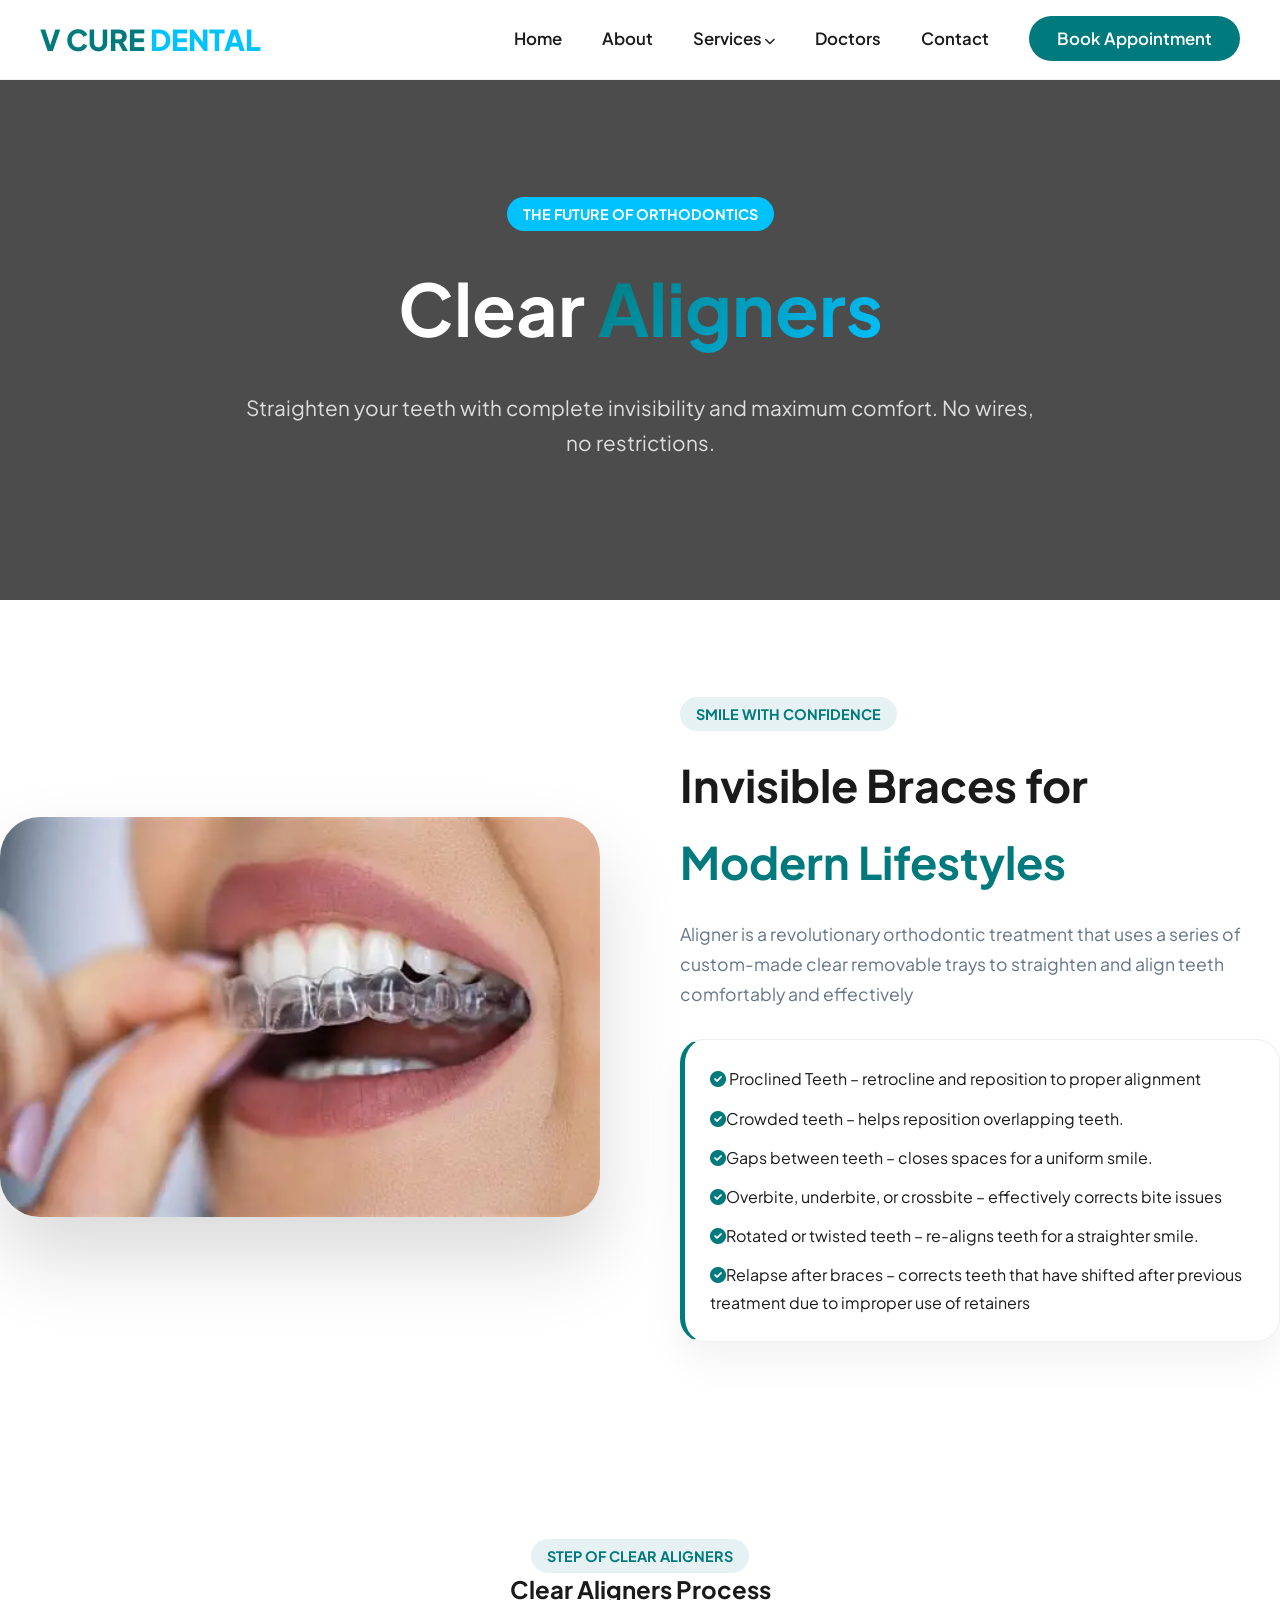
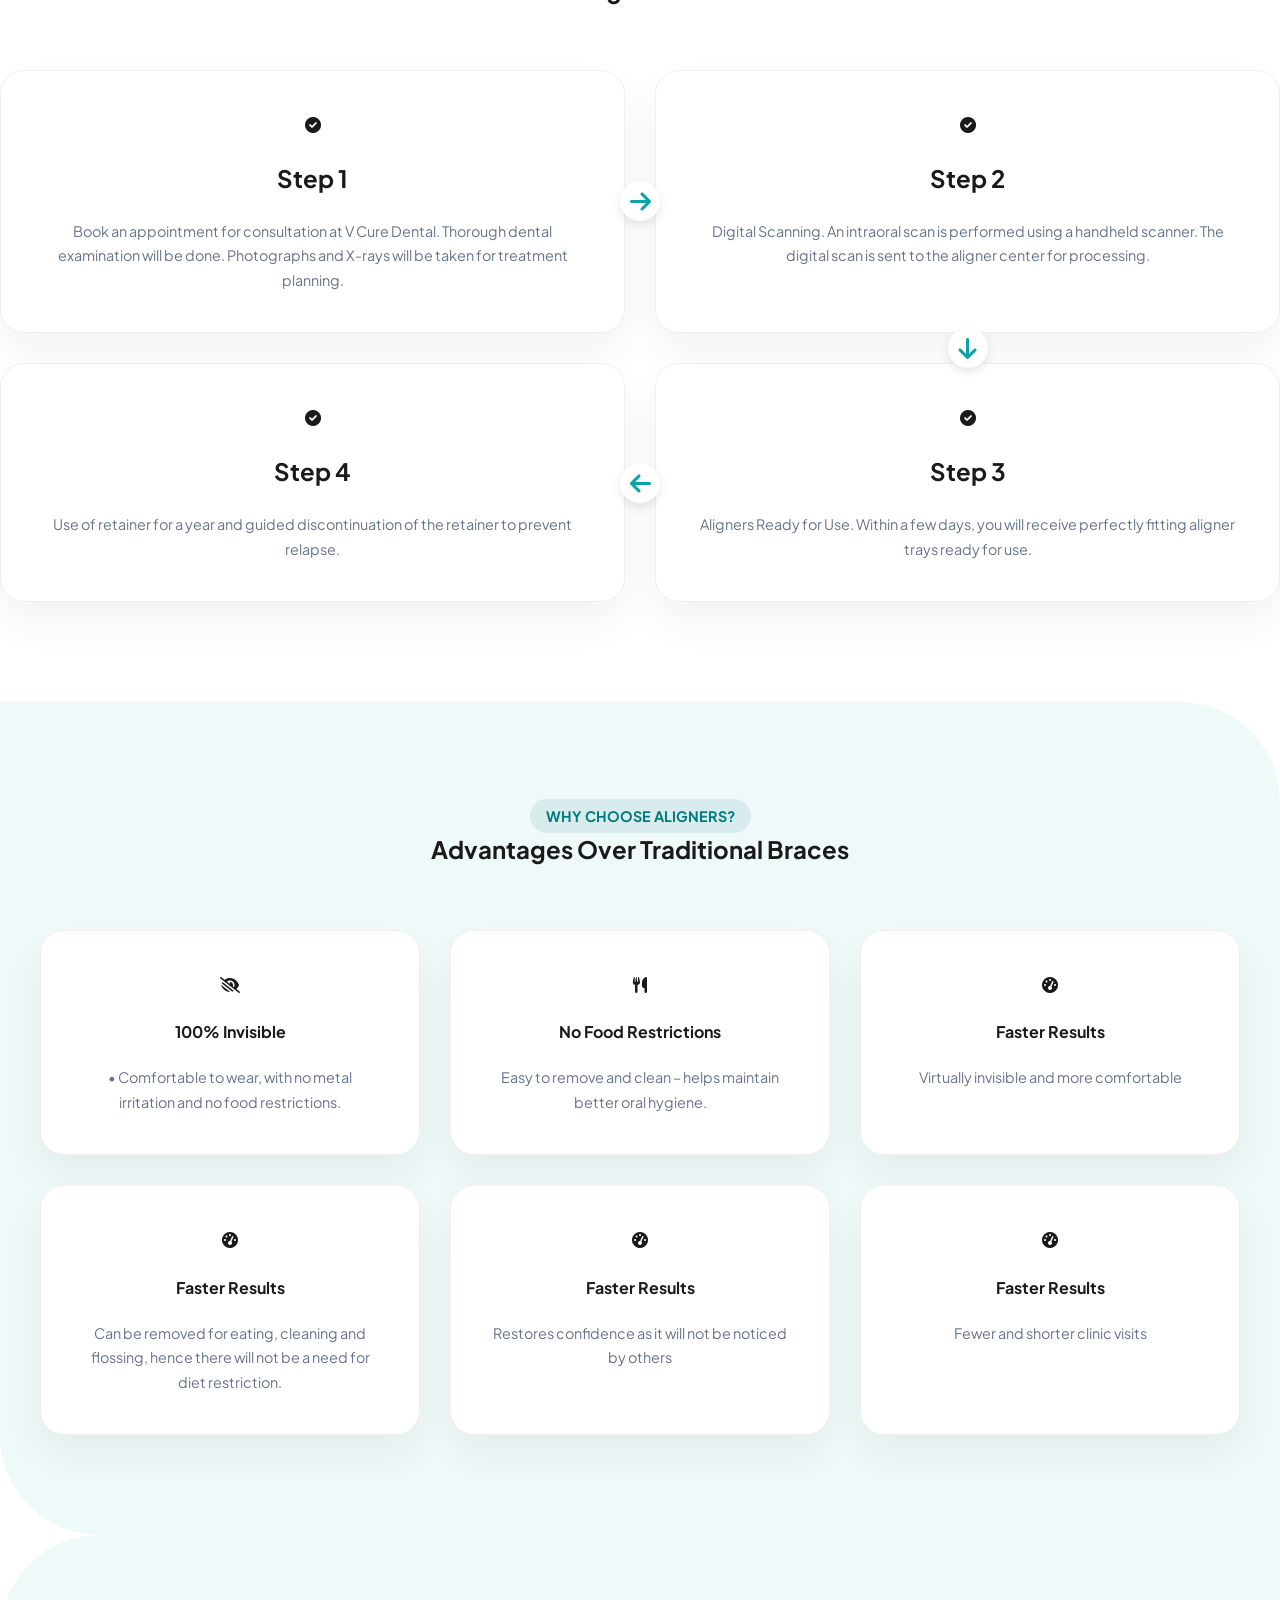
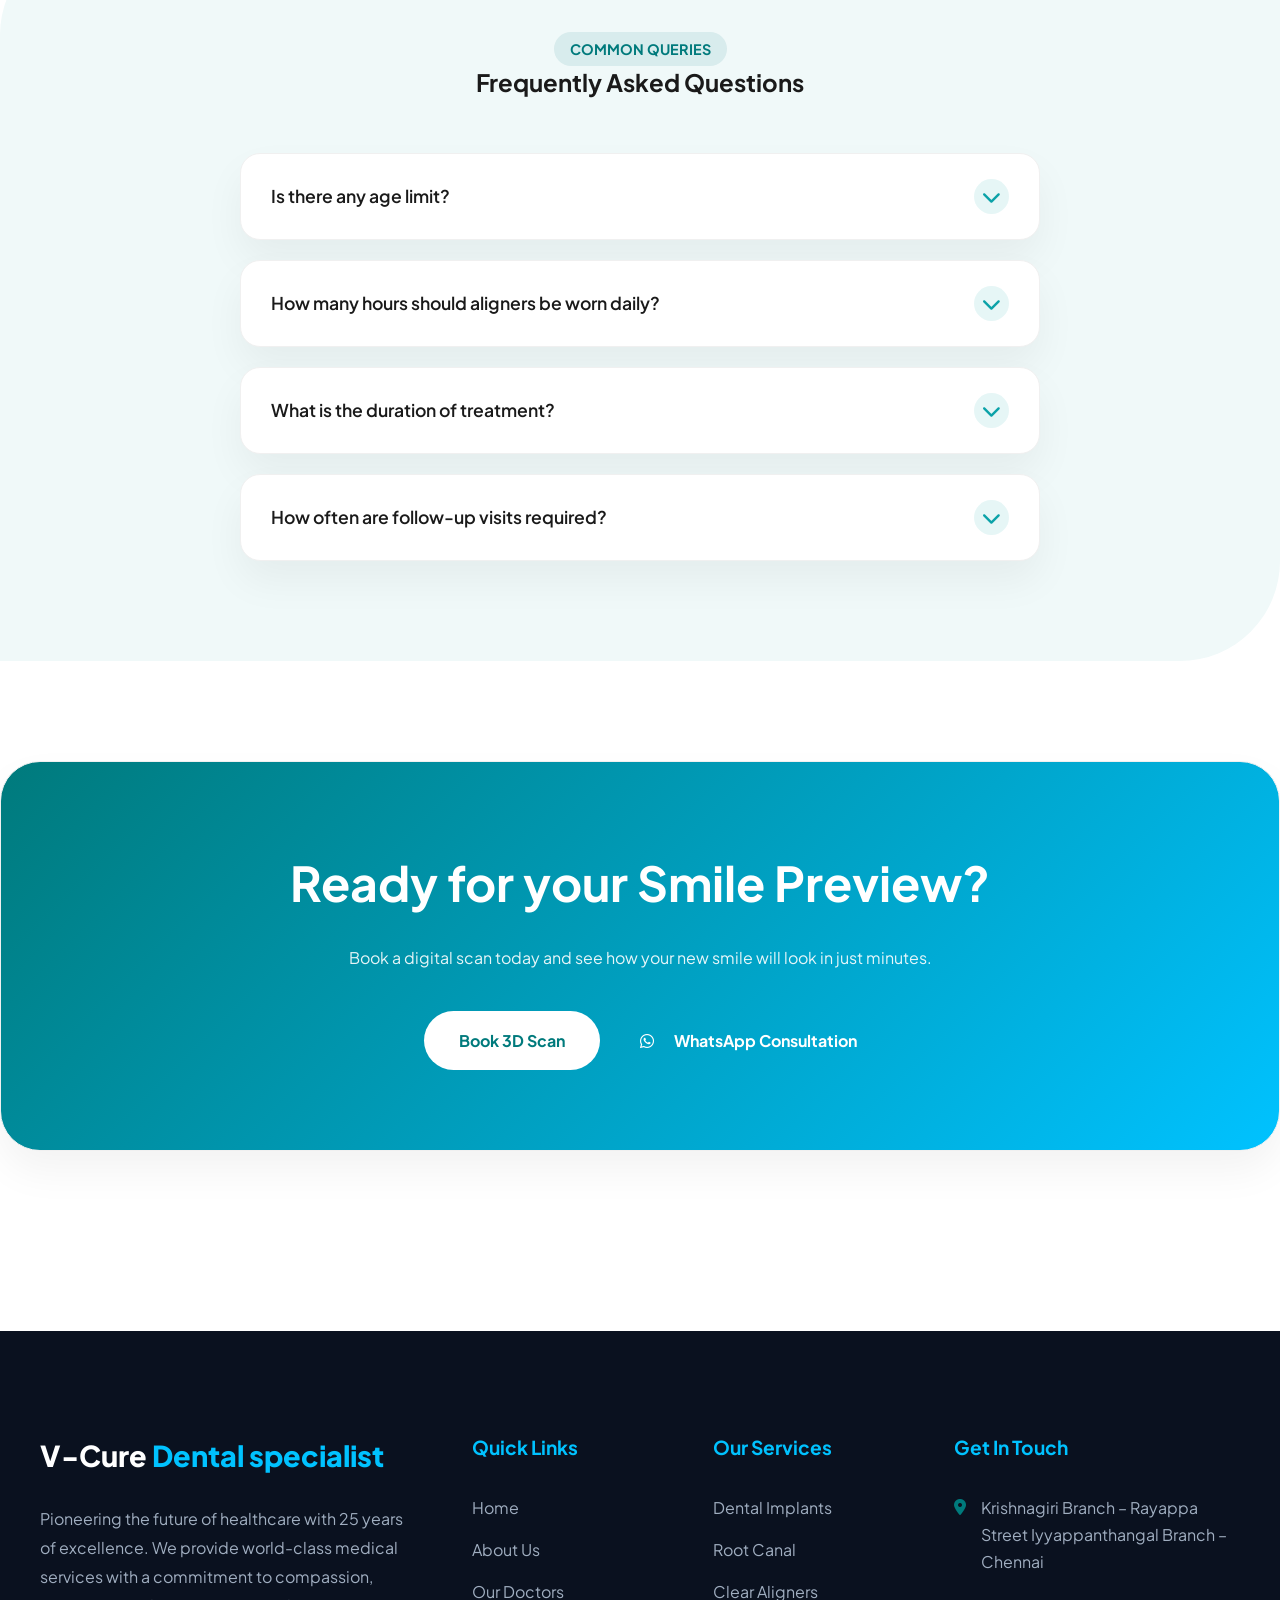
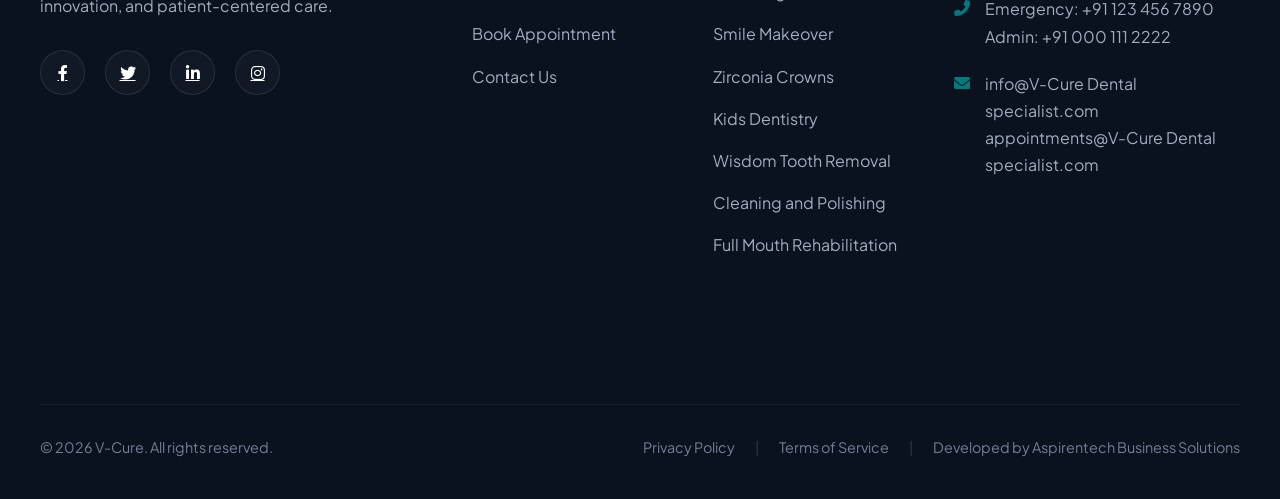
<file: aligners.html>
<!DOCTYPE html>
<html lang="en">

<head>
    <meta charset="UTF-8">
    <meta name="viewport" content="width=device-width, initial-scale=1.0">
    <title>Clear Aligners | V Cure Dental & Implant Centre</title>
    <link rel="stylesheet" href="style.css">
    <link rel="stylesheet" href="https://cdnjs.cloudflare.com/ajax/libs/font-awesome/6.0.0/css/all.min.css">
</head>

<body>

    <header>
        <nav class="container">
            <a href="index.html" class="logo">V CURE <span>DENTAL</span></a>

            <ul class="nav-links">
                <li><a href="index.html">Home</a></li>
                <li><a href="about.html">About</a></li>

                <!-- SERVICES DROPDOWN -->
                <li class="dropdown">
                    <a href="services.html" class="drop-trigger">Services <i class="fas fa-chevron-down"></i></a>
                    <ul class="dropdown-menu">
                        <li><a href="implants.html"><i class="fas fa-tooth"></i> Dental Implants</a></li>
                        <li><a href="root-canal.html"><i class="fas fa-bolt"></i> Root Canal (RCT)</a></li>
                        <li><a href="aligners.html"><i class="fas fa-gem"></i> Clear Aligners</a></li>
                        <li><a href="smile-makeover.html"><i class="fas fa-star"></i> Smile Makeover</a></li>
                        <li><a href="zirconia-crowns.html"><i class="fas fa-crown"></i> Zirconia Crowns</a></li>
                        <li><a href="kids-dentistry.html"><i class="fas fa-child"></i> Kids Dentistry</a></li>
                        <li><a href="wisdom-tooth.html"><i class="fas fa-briefcase-medical"></i> Wisdom Tooth
                                Removal</a></li>
                        <li><a href="cleaning.html"><i class="fas fa-sparkles"></i> Cleaning & Polishing</a></li>
                        <li><a href="full-mouth.html"><i class="fas fa-sync-alt"></i> Full Mouth Rehab</a></li>
                    </ul>
                </li>

                <li><a href="doctors.html">Doctors</a></li>
                <li><a href="contact.html">Contact</a></li>
                <li><a href="book-appointment.html" class="btn-nav">Book Appointment</a></li>
            </ul>

            <!-- Mobile Toggle (Keep for responsiveness) -->
            <button class="hamburger" onclick="toggleMobileMenu()" style="display:none;">
                <i class="fas fa-bars"></i>
            </button>
        </nav>
    </header>

    <main>
        <!-- IMMERSIVE HERO -->
        <section class="hero-page"
            style="padding: 120px 0; background: linear-gradient(rgba(0,0,0,0.7), rgba(0,0,0,0.7)), url('https://images.unsplash.com/photo-1589384267710-7a25933ec0ba?auto=format&fit=crop&q=80&w=1920') center/cover;">
            <div class="pattern-bg"></div>
            <div class="container text-center reveal">
                <span class="tagline" style="background:var(--secondary); color:white;">THE FUTURE OF
                    ORTHODONTICS</span>
                <h1 style="font-size: 4.5rem; color: white; margin-top: 20px;">Clear <span
                        class="text-gradient">Aligners</span></h1>
                <p style="font-size: 1.3rem; color: #ddd; max-width: 800px; margin: 20px auto;">Straighten your teeth
                    with complete invisibility and maximum comfort. No wires, no restrictions.</p>
            </div>
        </section>

        <!-- SECTION 1: IMAGE LEFT / TEXT RIGHT -->
        <section class="container section-padding">
            <div class="grid" style="grid-template-columns: 1fr 1fr; align-items: center; gap: 80px;">
                <div class="reveal">
                    <img src="Images/clear11.webp"
                        alt="Clear Aligner Trays"
                        style="width: 100%; border-radius: 40px; box-shadow: 0 40px 80px rgba(0,0,0,0.15);">
                </div>
                <div class="reveal">
                    <span class="tagline">SMILE WITH CONFIDENCE</span>
                    <h2 style="margin: 20px 0; font-size: 2.8rem;">Invisible Braces for <br><span
                            style="color:var(--primary)">Modern Lifestyles</span></h2>
                    <p style="color: var(--text-muted); font-size: 1.1rem; margin-bottom: 30px;">
                        Aligner is a revolutionary orthodontic treatment that uses a series of custom-made clear removable trays to straighten and align teeth comfortably and effectively
                    </p>
                    <div class="glass-card" style="border-left: 5px solid var(--primary); padding: 25px;">
                        <ul style="list-style: none;">
                            <li style="margin-bottom: 12px;"><i class="fas fa-check-circle"
                                    style="color:var(--primary)"></i> Proclined Teeth – retrocline and reposition to proper alignment</li>
                            <li style="margin-bottom: 12px;"><i class="fas fa-check-circle"
                                    style="color:var(--primary)"></i>Crowded teeth – helps reposition overlapping teeth.</li>
                            <li><i class="fas fa-check-circle" style="color:var(--primary)"></i>Gaps between teeth – closes spaces for a uniform smile.</li>
                            <li style="margin-top: 12px;"><i class="fas fa-check-circle" style="color:var(--primary)"></i>Overbite, underbite, or crossbite – effectively corrects bite issues</li>
                            <li style="margin-top: 12px;"><i class="fas fa-check-circle" style="color:var(--primary)"></i>Rotated or twisted teeth – re-aligns teeth for a straighter smile.</li>
                            <li style="margin-top: 12px;"><i class="fas fa-check-circle" style="color:var(--primary)"></i>Relapse after braces – corrects teeth that have shifted after previous treatment due to improper use of retainers

</li>
                        </ul>
                    </div>
                </div>
            </div>
        </section>
        <section class="container section-padding">
    <div class="text-center reveal" style="margin-bottom: 60px;">
        <span class="tagline">STEP OF CLEAR ALIGNERS</span>
        <h2>Clear Aligners Process</h2>
    </div>

    <div class="grid process-grid" style="grid-template-columns: repeat(2, 1fr); gap: 30px;">
        
        <!-- Step 1 (Top Left) -->
        <div class="step-wrapper card-1">
            <div class="reveal glass-card text-center" style="padding: 40px;">
                <div class="mini-icon-circle"><i class="fas fa-check-circle"></i></div>
                <h2 style="margin: 20px 0;">Step 1</h2>
                <p style="font-size: 0.9rem; color: var(--text-muted);">Book an appointment for consultation at V Cure Dental. Thorough dental examination will be done. Photographs and X-rays will be taken for treatment planning.</p>
            </div>
            <!-- Arrow pointing Right -->
            <div class="process-arrow dir-right">
                <i class="fas fa-arrow-right desktop-arrow"></i>
            </div>
        </div>

        <!-- Step 2 (Top Middle) -->
        <div class="step-wrapper card-2">
            <div class="reveal glass-card text-center" style="padding: 40px;">
                <div class="mini-icon-circle"><i class="fas fa-check-circle"></i></div>
                <h2 style="margin: 20px 0;">Step 2</h2>
                <p style="font-size: 0.9rem; color: var(--text-muted);">Digital Scanning. An intraoral scan is performed using a handheld scanner. The digital scan is sent to the aligner center for processing.</p>
            </div>
            <!-- Arrow pointing Right -->
            <div class="process-arrow dir-down">
                <i class="fas fa-arrow-down desktop-arrow"></i>
            </div>
        </div>

        <!-- Step 3 (Top Right) -->
        <div class="step-wrapper card-3">
            <div class="reveal glass-card text-center" style="padding: 40px;">
                <div class="mini-icon-circle"><i class="fas fa-check-circle"></i></div>
                <h2 style="margin: 20px 0;">Step 4</h2>
                <p style="font-size: 0.9rem; color: var(--text-muted);">Use of retainer for a year and guided discontinuation of the retainer to prevent relapse.</p>
            </div>
            <!-- Arrow pointing Down to Step 4 -->
           
        </div>

        <!-- Step 4 (Bottom Right) -->
        <div class="step-wrapper card-4">
            <div class="reveal glass-card text-center" style="padding: 40px;">
                <div class="mini-icon-circle"><i class="fas fa-check-circle"></i></div>
                <h2 style="margin: 20px 0;">Step 3</h2>
                <p style="font-size: 0.9rem; color: var(--text-muted);">Aligners Ready for Use. Within a few days, you will receive perfectly fitting aligner trays ready for use.</p>
            </div>
            <!-- Arrow pointing Left to Step 5 -->
            <div class="process-arrow dir-left">
                <i class="fas fa-arrow-left desktop-arrow"></i>
            </div>
        </div>

      

    </div>
</section>

        <!-- SECTION 2: THE ADVANTAGES (Detailed Grid) -->
        <section class="section-padding" style="background: var(--bg-light); border-radius: 0 100px;">
            <div class="container">
                <div class="text-center reveal" style="margin-bottom: 60px;">
                    <span class="tagline">WHY CHOOSE ALIGNERS?</span>
                    <h2>Advantages Over Traditional Braces</h2>
                </div>

                <div class="grid" style="grid-template-columns: repeat(3, 1fr); gap: 30px;">
                    <!-- Aesthetic -->
                    <div class="reveal glass-card text-center" style="padding: 40px;">
                        <div class="mini-icon-circle"><i class="fas fa-low-vision"></i></div>
                        <h4 style="margin: 20px 0;">100% Invisible</h4>
                        <p style="font-size: 0.9rem; color: var(--text-muted);">•	Comfortable to wear, with no metal irritation and no food restrictions.</p>
                    </div>

                    <!-- Hygiene -->
                    <div class="reveal glass-card text-center" style="padding: 40px;">
                        <div class="mini-icon-circle"><i class="fas fa-utensils"></i></div>
                        <h4 style="margin: 20px 0;">No Food Restrictions</h4>
                        <p style="font-size: 0.9rem; color: var(--text-muted);">Easy to remove and clean – helps maintain better oral hygiene.</p>
                    </div>

                    <!-- Speed -->
                    <div class="reveal glass-card text-center" style="padding: 40px;">
                        <div class="mini-icon-circle"><i class="fas fa-tachometer-alt"></i></div>
                        <h4 style="margin: 20px 0;">Faster Results</h4>
                        <p style="font-size: 0.9rem; color: var(--text-muted);">Virtually invisible and more comfortable</p>
                    </div>
                
                     <div class="reveal glass-card text-center" style="padding: 40px;">
                            <div class="mini-icon-circle"><i class="fas fa-tachometer-alt"></i></div>
                            <h4 style="margin: 20px 0;">Faster Results</h4>
                            <p style="font-size: 0.9rem; color: var(--text-muted);">Can be removed for eating, cleaning and flossing, hence there will not be a need for diet restriction.</p>
                    </div>
                    
                        <div class="reveal glass-card text-center" style="padding: 40px;">
                            <div class="mini-icon-circle"><i class="fas fa-tachometer-alt"></i></div>
                            <h4 style="margin: 20px 0;">Faster Results</h4>
                            <p style="font-size: 0.9rem; color: var(--text-muted);">Restores confidence as it will not be noticed by others</p>
                        </div>
                    <div class="reveal glass-card text-center" style="padding: 40px;">
                            <div class="mini-icon-circle"><i class="fas fa-tachometer-alt"></i></div>
                            <h4 style="margin: 20px 0;">Faster Results</h4>
                            <p style="font-size: 0.9rem; color: var(--text-muted);">Fewer and shorter clinic visits</p>
                        </div>
                </div>
            </div>
        </section>

        <!-- SECTION 3: TEXT LEFT / IMAGE RIGHT (Digital Process) -->
        
        <section class="section-padding" style="background: var(--bg-light, #f8f9fa); border-radius: 100px 0;">
    <div class="container">
        
        <div class="text-center reveal" style="margin-bottom: 50px;">
            <span class="tagline">COMMON QUERIES</span>
            <h2>Frequently Asked Questions</h2>
        </div>

        <div class="faq-container reveal">
            
            <!-- FAQ 1 -->
            <div class="glass-card faq-item">
                <div class="faq-question">
                    <span>Is there any age limit?</span>
                    <div class="faq-icon"><i class="fas fa-chevron-down"></i></div>
                </div>
                <div class="faq-answer-wrapper">
                    <div class="faq-answer-inner">
                        There is no age limit for Aligner treatment. The patient should simply have a permanent dentition and healthy periodontium (gums and bone supporting the teeth).
                    </div>
                </div>
            </div>

            <!-- FAQ 2 -->
            <div class="glass-card faq-item">
                <div class="faq-question">
                    <span>How many hours should aligners be worn daily?</span>
                    <div class="faq-icon"><i class="fas fa-chevron-down"></i></div>
                </div>
                <div class="faq-answer-wrapper">
                    <div class="faq-answer-inner">
                        A minimum of 22 hours per day. They should be removed only while you are eating meals and brushing your teeth.
                    </div>
                </div>
            </div>

            <!-- FAQ 3 -->
            <div class="glass-card faq-item">
                <div class="faq-question">
                    <span>What is the duration of treatment?</span>
                    <div class="faq-icon"><i class="fas fa-chevron-down"></i></div>
                </div>
                <div class="faq-answer-wrapper">
                    <div class="faq-answer-inner">
                        Approximately 6–12 months for simple to moderate cases. More complex cases may take up more than a year depending on the required movement.
                    </div>
                </div>
            </div>

            <!-- FAQ 4 -->
            <div class="glass-card faq-item">
                <div class="faq-question">
                    <span>How often are follow-up visits required?</span>
                    <div class="faq-icon"><i class="fas fa-chevron-down"></i></div>
                </div>
                <div class="faq-answer-wrapper">
                    <div class="faq-answer-inner">
                        Once in every 3–6 months to ensure progress is tracking as planned, based on individual alignment needs, or towards the end of the treatment to check whether the desired alignment has been achieved.
                    </div>
                </div>
            </div>

        </div>

    </div>
</section>

        <!-- CTA BANNER -->
        <section class="container section-padding reveal">
            <div class="glass-card"
                style="background: var(--gradient); color: white; padding: 80px; text-align: center; border-radius: 40px;">
                <h2 style="font-size: 3rem; margin-bottom: 20px;">Ready for your Smile Preview?</h2>
                <p style="margin-bottom: 40px; opacity: 0.9;">Book a digital scan today and see how your new smile will
                    look in just minutes.</p>
                <div class="flex" style="justify-content: center;">
                    <a href="book-appointment.html" class="btn-main"
                        style="background: white; color: var(--primary);">Book 3D Scan</a>
                    <a href="https://wa.me/yournumber" class="flex"
                        style="color: white; font-weight: 700; text-decoration: none; margin-left: 20px;"><i
                            class="fab fa-whatsapp"></i> WhatsApp Consultation</a>
                </div>
            </div>
        </section>
    </main>


    <!-- FOOTER SECTION -->
    <footer class="reveal">
        <div class="container">
            <div class="footer-grid">
                <!-- Column 1: Brand -->
                <div class="footer-col">
                    <a href="index.html" class="logo" style="color: white; margin-bottom: 25px; display: block;">V-Cure
                        <span>Dental specialist</span></a>
                    <p>Pioneering the future of healthcare with 25 years of excellence. We provide world-class medical
                        services with a commitment to compassion, innovation, and patient-centered care.</p>
                    <div class="social-links" style="margin-top: 30px;">
                        <a href="#"><i class="fab fa-facebook-f"></i></a>
                        <a href="#"><i class="fab fa-twitter"></i></a>
                        <a href="#"><i class="fab fa-linkedin-in"></i></a>
                        <a href="#"><i class="fab fa-instagram"></i></a>
                    </div>
                </div>

                <!-- Column 2: Quick Links -->
                <div class="footer-col">
                    <h4>Quick Links</h4>
                    <ul class="footer-links">
                        <li><a href="index.html">Home</a></li>
                        <li><a href="about.html">About Us</a></li>
                        <li><a href="doctors.html">Our Doctors</a></li>
                        <li><a href="book-appointment.html">Book Appointment</a></li>
                        <li><a href="contact.html">Contact Us</a></li>
                    </ul>
                </div>

                <!-- Column 3: Services -->
                <div class="footer-col">
                    <h4>Our Services</h4>
                    <ul class="footer-links">
                        <li><a href="implants.html">Dental Implants</a></li>
                        <li><a href="root-canal.html">Root Canal</a></li>
                        <li><a href="aligners.html">Clear Aligners</a></li>
                        <li><a href="smile-makeover.html">Smile Makeover</a></li>
                        <li><a href="zirconia-crowns.html">Zirconia Crowns</a></li>
                        <li><a href="kids-dentistry.html">Kids Dentistry</a></li>
                        <li><a href="wisdom-tooth.html">Wisdom Tooth Removal</a></li>
                        <li><a href="cleaning.html">Cleaning and Polishing</a></li>
                        <li><a href="full-mouth.html">Full Mouth Rehabilitation</a></li>
                    </ul>
                </div>

                <!-- Column 4: Contact -->
                <div class="footer-col">
                    <h4>Get In Touch</h4>
                    <ul class="contact-info">
                        <li>
                            <i class="fas fa-map-marker-alt"></i>
                            <span>Krishnagiri Branch – Rayappa Street
                                Iyyappanthangal Branch – Chennai<br></span>
                        </li>
                        <li>
                            <i class="fas fa-phone-alt"></i>
                            <span>Emergency: +91 123 456 7890<br>Admin: +91 000 111 2222</span>
                        </li>
                        <li>
                            <i class="fas fa-envelope"></i>
                            <span>info@V-Cure Dental specialist.com<br>appointments@V-Cure Dental specialist.com</span>
                        </li>
                    </ul>
                </div>
            </div>

            <div class="footer-bottom">
                <p>&copy; 2026 V-Cure. All rights reserved.</p>
                <div class="flex">
                    <a href="#" style="color: #718096; text-decoration: none;">Privacy Policy</a>
                    <span style="color: #2D3748;">|</span>
                    <a href="#" style="color: #718096; text-decoration: none;">Terms of Service</a>
                    <span style="color: #2D3748;">|</span>
                    <a href="#" style="color: #718096; text-decoration: none;">Developed by Aspirentech Business
                        Solutions</a>
                </div>
            </div>
        </div>
    </footer>

    <script src="script.js"></script>
    <script>
    document.addEventListener("DOMContentLoaded", function() {
        const faqItems = document.querySelectorAll('.faq-item');

        faqItems.forEach(item => {
            item.addEventListener('click', () => {
                // Check if the clicked item is already active
                const isActive = item.classList.contains('active');

                // Optional: Close all other FAQs before opening the clicked one
                // (Remove the next 3 lines if you want to allow multiple to be open at once)
                faqItems.forEach(otherItem => {
                    otherItem.classList.remove('active');
                });

                // Toggle the clicked item
                if (!isActive) {
                    item.classList.add('active');
                }
            });
        });
    });
</script>
</body>

</html>
</file>
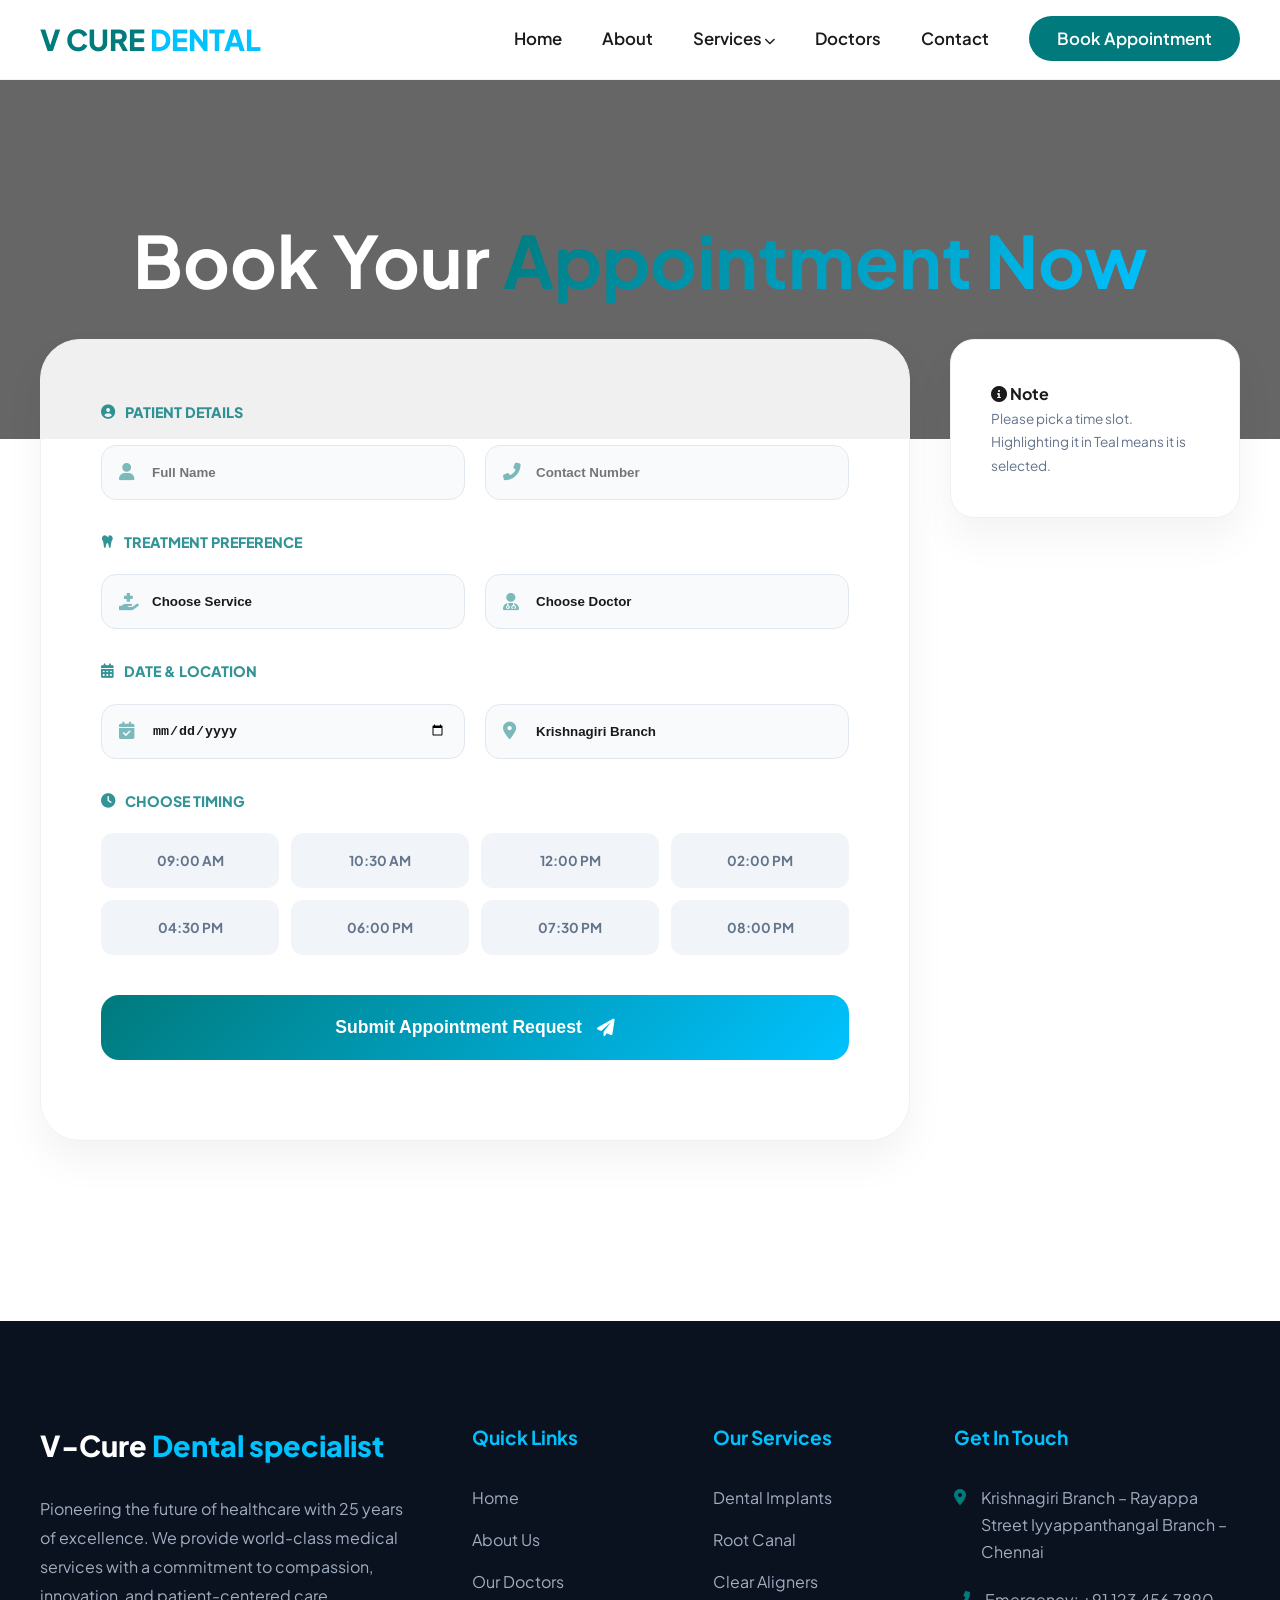
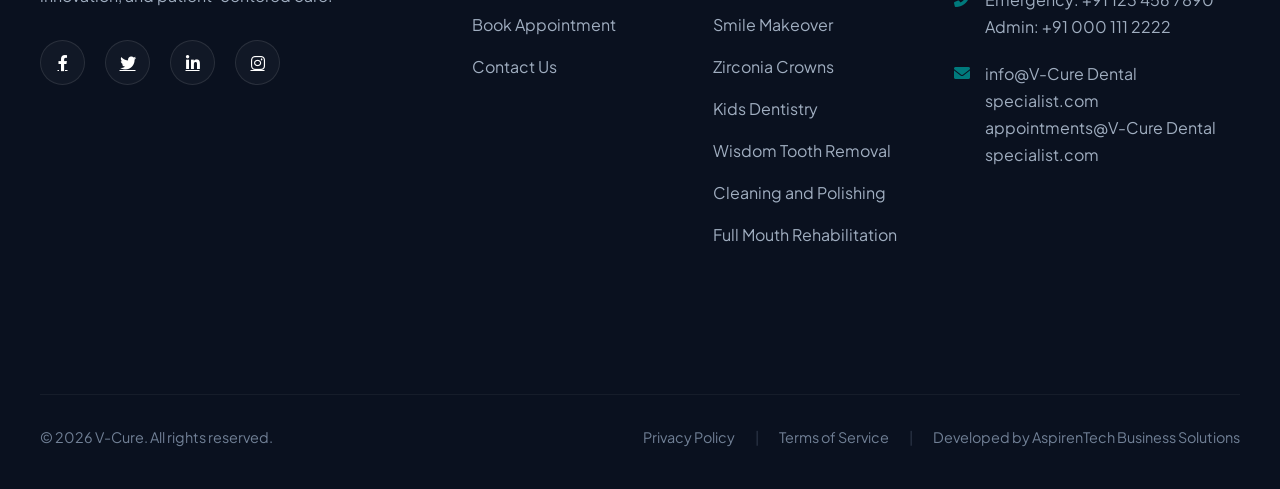
<file: book-appointment.html>
<!DOCTYPE html>
<html lang="en">

<head>
    <meta charset="UTF-8">
    <meta name="viewport" content="width=device-width, initial-scale=1.0">
    <title>Book Appointment | V Cure Dental & Implant Centre</title>
    <link rel="stylesheet" href="style.css">
    <link rel="stylesheet" href="https://cdnjs.cloudflare.com/ajax/libs/font-awesome/6.0.0/css/all.min.css">
</head>

<body>

    <!-- NAVIGATIONAL HEADER WITH DYNAMIC DROPDOWN -->
    <header>
        <nav class="container">
            <a href="index.html" class="logo">V CURE <span>DENTAL</span></a>

            <ul class="nav-links">
                <li><a href="index.html">Home</a></li>
                <li><a href="about.html">About</a></li>

                <!-- SERVICES DROPDOWN -->
                <li class="dropdown">
                    <a href="services.html" class="drop-trigger">Services <i class="fas fa-chevron-down"></i></a>
                    <ul class="dropdown-menu">
                        <li><a href="implants.html"><i class="fas fa-tooth"></i> Dental Implants</a></li>
                        <li><a href="root-canal.html"><i class="fas fa-bolt"></i> Root Canal (RCT)</a></li>
                        <li><a href="aligners.html"><i class="fas fa-gem"></i> Clear Aligners</a></li>
                        <li><a href="smile-makeover.html"><i class="fas fa-star"></i> Smile Makeover</a></li>
                        <li><a href="zirconia-crowns.html"><i class="fas fa-crown"></i> Zirconia Crowns</a></li>
                        <li><a href="kids-dentistry.html"><i class="fas fa-child"></i> Kids Dentistry</a></li>
                        <li><a href="wisdom-tooth.html"><i class="fas fa-briefcase-medical"></i> Wisdom Tooth
                                Removal</a></li>
                        <li><a href="cleaning.html"><i class="fas fa-sparkles"></i> Cleaning & Polishing</a></li>
                        <li><a href="full-mouth.html"><i class="fas fa-sync-alt"></i> Full Mouth Rehab</a></li>
                    </ul>
                </li>

                <li><a href="doctors.html">Doctors</a></li>
                <li><a href="contact.html">Contact</a></li>
                <li><a href="book-appointment.html" class="btn-nav">Book Appointment</a></li>
            </ul>

            <!-- Mobile Toggle (Keep for responsiveness) -->
            <button class="hamburger" onclick="toggleMobileMenu()" style="display:none;">
                <i class="fas fa-bars"></i>
            </button>
        </nav>
    </header>

    <!-- IMMERSIVE HERO -->
    <section class="hero-page"
        style="padding: 120px 0; background: linear-gradient(rgba(0, 0, 0, 0.6), rgba(0,0,0,0.6)), url('https://images.unsplash.com/photo-1527613426441-4da17471b66d?auto=format&fit=crop&q=80&w=1920') center/cover;">
        <div class="pattern-bg"></div>
        <div class="container text-center reveal">
            <h2 style="font-size: 2rem; line-height: 1.1; margin: 20px 0;color: #fff;"></h2>
            <h1 style="font-size: 4.5rem; line-height: 1.1; margin: 20px 0;color: #fff;">Book Your <span
                    class="text-gradient">Appointment Now</span></h1>
            <p style="font-size: 1.3rem; max-width: 800px; margin: 0 auto; color: #fff;">
            </p>
        </div>
    </section>


   <!-- FORM SECTION -->
<section class="container" style="margin-top: -100px; padding-bottom: 100px; position: relative; z-index: 10;">
    <div class="grid" style="grid-template-columns: 1.5fr 0.5fr; gap: 40px; align-items: start;">

        <div class="reveal glass-card form-premium-container">
            <!-- 1. Form uses POST method to Web3Forms -->
            <form action="https://api.web3forms.com/submit" method="POST" id="appointmentForm" class="appointment-form-advanced">

                <!-- Web3Forms Config -->
                <input type="hidden" name="access_key" value="a22c751d-2db2-4580-9c04-fb3085879b5d">
                <input type="hidden" name="subject" value="New Appointment - V Cure Dental">
                <input type="hidden" name="from_name" value="V Cure Dental Website">
                
                <!-- 2. Hidden input for Time Slot (Correctly Named) -->
                <input type="hidden" name="Requested_Time_Slot" id="hiddenTimeSlot">

                <!-- PATIENT INFO -->
                <div class="form-inner-section">
                    <div class="section-title"><i class="fas fa-user-circle"></i> Patient Details</div>
                    <div class="grid" style="grid-template-columns: 1fr 1fr; gap: 20px;">
                        <div class="input-wrapper">
                            <i class="fas fa-user"></i>
                            <input type="text" name="Patient_Name" placeholder="Full Name" required>
                        </div>
                        <div class="input-wrapper">
                            <i class="fas fa-phone-alt"></i>
                            <input type="tel" name="Phone_Number" placeholder="Contact Number" required>
                        </div>
                    </div>
                </div>

                <!-- CLINICAL INFO -->
                <div class="form-inner-section" style="margin-top: 30px;">
                    <div class="section-title"><i class="fas fa-tooth"></i> Treatment Preference</div>
                    <div class="grid" style="grid-template-columns: 1fr 1fr; gap: 20px;">
                        <div class="input-wrapper">
                            <i class="fas fa-hand-holding-medical"></i>
                            <select name="Service" required>
                                <option value="" disabled selected>Choose Service</option>
                                <option value="Dental Implants">Dental Implants</option>
                                <option value="Root Canal">Root Canal (RCT)</option>
                                <option value="Clear Aligners">Clear Aligners</option>
                                <option value="Smile Makeover">Smile Makeover</option>
                                <option value="Kids Dentistry">Kids Dentistry</option>
                                <option value="Full Mouth Rehab">Full Mouth Rehab</option>
                            </select>
                        </div>
                        <div class="input-wrapper">
                            <i class="fas fa-user-md"></i>
                            <select name="Doctor" required>
                                <option value="" disabled selected>Choose Doctor</option>
                                <option value="Dr. Dany Arulraj (MDS)">Dr. Dany Arulraj (MDS)</option>
                                <option value="Dr. Arjun Sharma (MDS)">Dr. Arjun Sharma (MDS)</option>
                                <option value="Dr. Kavita Reddy (MDS)">Dr. Kavita Reddy (MDS)</option>
                                <option value="Any Available">Any Available Specialist</option>
                            </select>
                        </div>
                    </div>
                </div>

                <!-- DATE & BRANCH -->
                <div class="form-inner-section" style="margin-top: 30px;">
                    <div class="section-title"><i class="fas fa-calendar-alt"></i> Date & Location</div>
                    <div class="grid" style="grid-template-columns: 1fr 1fr; gap: 20px;">
                        <div class="input-wrapper">
                            <i class="fas fa-calendar-check"></i>
                            <input type="date" name="Date" required>
                        </div>
                        <div class="input-wrapper">
                            <i class="fas fa-map-marker-alt"></i>
                            <select name="Branch" required>
                                <option value="Krishnagiri">Krishnagiri Branch</option>
                                <option value="Chennai">Chennai Branch</option>
                            </select>
                        </div>
                    </div>
                </div>

                <input type="hidden" name="Requested_Time_Slot" id="hiddenTimeSlot" required>
                <!-- TIME SLOT PICKER -->
                <div class="form-inner-section" style="margin-top: 30px;">
                    <div class="section-title"><i class="fas fa-clock"></i> Choose timing</div>
                    <div class="time-grid-container">
                        <div class="time-pill" onclick="handleTimeSelection(this, '09:00 AM')">09:00 AM</div>
                        <div class="time-pill" onclick="handleTimeSelection(this, '10:30 AM')">10:30 AM</div>
                        <div class="time-pill" onclick="handleTimeSelection(this, '12:00 PM')">12:00 PM</div>
                        <div class="time-pill" onclick="handleTimeSelection(this, '02:00 PM')">02:00 PM</div>
                        <div class="time-pill" onclick="handleTimeSelection(this, '04:30 PM')">04:30 PM</div>
                        <div class="time-pill" onclick="handleTimeSelection(this, '06:00 PM')">06:00 PM</div>
                        <div class="time-pill" onclick="handleTimeSelection(this, '07:30 PM')">07:30 PM</div>
                        <div class="time-pill" onclick="handleTimeSelection(this, '08:00 PM')">08:00 PM</div>
                    </div>
                </div>

                <button type="submit" id="submitBtn" class="btn-main submit-advanced-btn">
                    Submit Appointment Request <i class="fas fa-paper-plane"></i>
                </button>

                <!-- 3. Status Message Area -->
                <div id="form-result" style="margin-top: 20px; text-align: center; font-weight: 700;"></div>
            </form>
        </div>

        <!-- SIDEBAR -->
        <div class="reveal">
            <div class="glass-card">
                <h4><i class="fas fa-info-circle"></i> Note</h4>
                <p style="font-size: 0.85rem; color: var(--text-muted);">Please pick a time slot. Highlighting it in
                    Teal means it is selected.</p>
            </div>
        </div>
    </div>
</section>
    </main>

    <script src="script.js"></script>


    <!-- FOOTER SECTION -->
    <footer class="reveal">
        <div class="container">
            <div class="footer-grid">
                <!-- Column 1: Brand -->
                <div class="footer-col">
                    <a href="index.html" class="logo" style="color: white; margin-bottom: 25px; display: block;">V-Cure
                        <span>Dental specialist</span></a>
                    <p>Pioneering the future of healthcare with 25 years of excellence. We provide world-class
                        medical
                        services with a commitment to compassion, innovation, and patient-centered care.</p>
                    <div class="social-links" style="margin-top: 30px;">
                        <a href="#"><i class="fab fa-facebook-f"></i></a>
                        <a href="#"><i class="fab fa-twitter"></i></a>
                        <a href="#"><i class="fab fa-linkedin-in"></i></a>
                        <a href="#"><i class="fab fa-instagram"></i></a>
                    </div>
                </div>

                <!-- Column 2: Quick Links -->
                <div class="footer-col">
                    <h4>Quick Links</h4>
                    <ul class="footer-links">
                        <li><a href="index.html">Home</a></li>
                        <li><a href="about.html">About Us</a></li>
                        <li><a href="doctors.html">Our Doctors</a></li>
                        <li><a href="book-appointment.html">Book Appointment</a></li>
                        <li><a href="contact.html">Contact Us</a></li>
                    </ul>
                </div>

                <!-- Column 3: Services -->
                <div class="footer-col">
                    <h4>Our Services</h4>
                    <ul class="footer-links">
                        <li><a href="implants.html">Dental Implants</a></li>
                        <li><a href="root-canal.html">Root Canal</a></li>
                        <li><a href="aligners.html">Clear Aligners</a></li>
                        <li><a href="smile-makeover.html">Smile Makeover</a></li>
                        <li><a href="zirconia-crowns.html">Zirconia Crowns</a></li>
                        <li><a href="kids-dentistry.html">Kids Dentistry</a></li>
                        <li><a href="wisdom-tooth.html">Wisdom Tooth Removal</a></li>
                        <li><a href="cleaning.html">Cleaning and Polishing</a></li>
                        <li><a href="full-mouth.html">Full Mouth Rehabilitation</a></li>
                    </ul>
                </div>

                <!-- Column 4: Contact -->
                <div class="footer-col">
                    <h4>Get In Touch</h4>
                    <ul class="contact-info">
                        <li>
                            <i class="fas fa-map-marker-alt"></i>
                            <span>Krishnagiri Branch – Rayappa Street Iyyappanthangal Branch – Chennai<br></span>
                        </li>
                        <li>
                            <i class="fas fa-phone-alt"></i>
                            <span>Emergency: +91 123 456 7890<br>Admin: +91 000 111 2222</span>
                        </li>
                        <li>
                            <i class="fas fa-envelope"></i>
                            <span>info@V-Cure Dental specialist.com<br>appointments@V-Cure Dental
                                specialist.com</span>
                        </li>
                    </ul>
                </div>
            </div>

            <div class="footer-bottom">
                <p>&copy; 2026 V-Cure. All rights reserved.</p>
                <div class="flex">
                    <a href="#" style="color: #718096; text-decoration: none;">Privacy Policy</a>
                    <span style="color: #2D3748;">|</span>
                    <a href="#" style="color: #718096; text-decoration: none;">Terms of Service</a>
                    <span style="color: #2D3748;">|</span>
                    <a href="#" style="color: #718096; text-decoration: none;">Developed by AspirenTech Business
                        Solutions</a>
                </div>
            </div>
        </div>
    </footer>

    <script src="script.js"></script>
    <script>
        // SMART FILTER: Filters doctors based on the selected department
        function filterDoctorsByDept() {
            const dept = document.getElementById('aptDept').value;
            const docSelect = document.getElementById('aptDoctor');

            // Clear current options
            docSelect.innerHTML = '<option value="">-- Select Specialist --</option>';

            // Logic based on the 'doctors' array in script.js
            const filtered = doctors.filter(d => d.specialty === dept);

            filtered.forEach(d => {
                const opt = document.createElement('option');
                opt.value = d.name;
                opt.innerHTML = d.name;
                docSelect.appendChild(opt);
            });
        }

        // TIME SLOT UI: Handles the visual selection
        function selectSlot(element) {
            document.querySelectorAll('.time-slot').forEach(slot => slot.classList.remove('active-slot'));
            element.classList.add('active-slot');
        }
    </script>
</body>

</html>
</file>
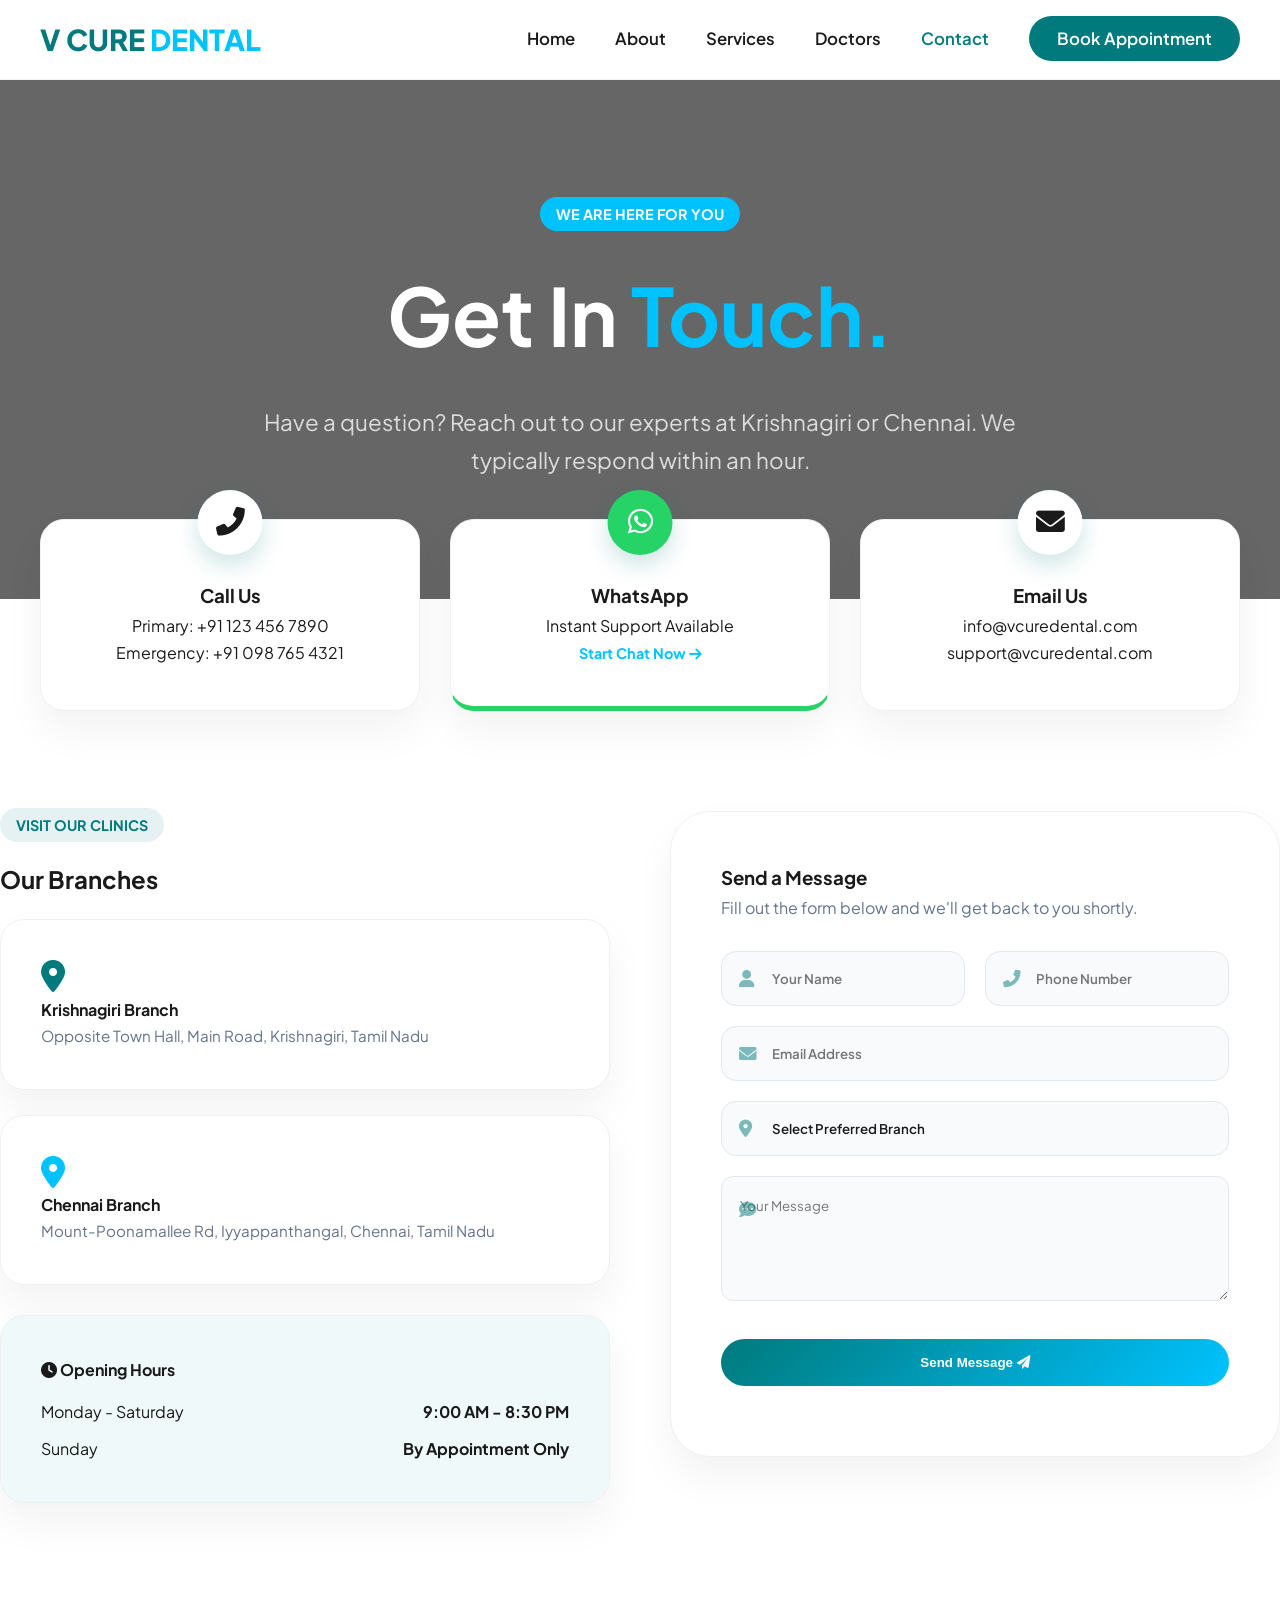
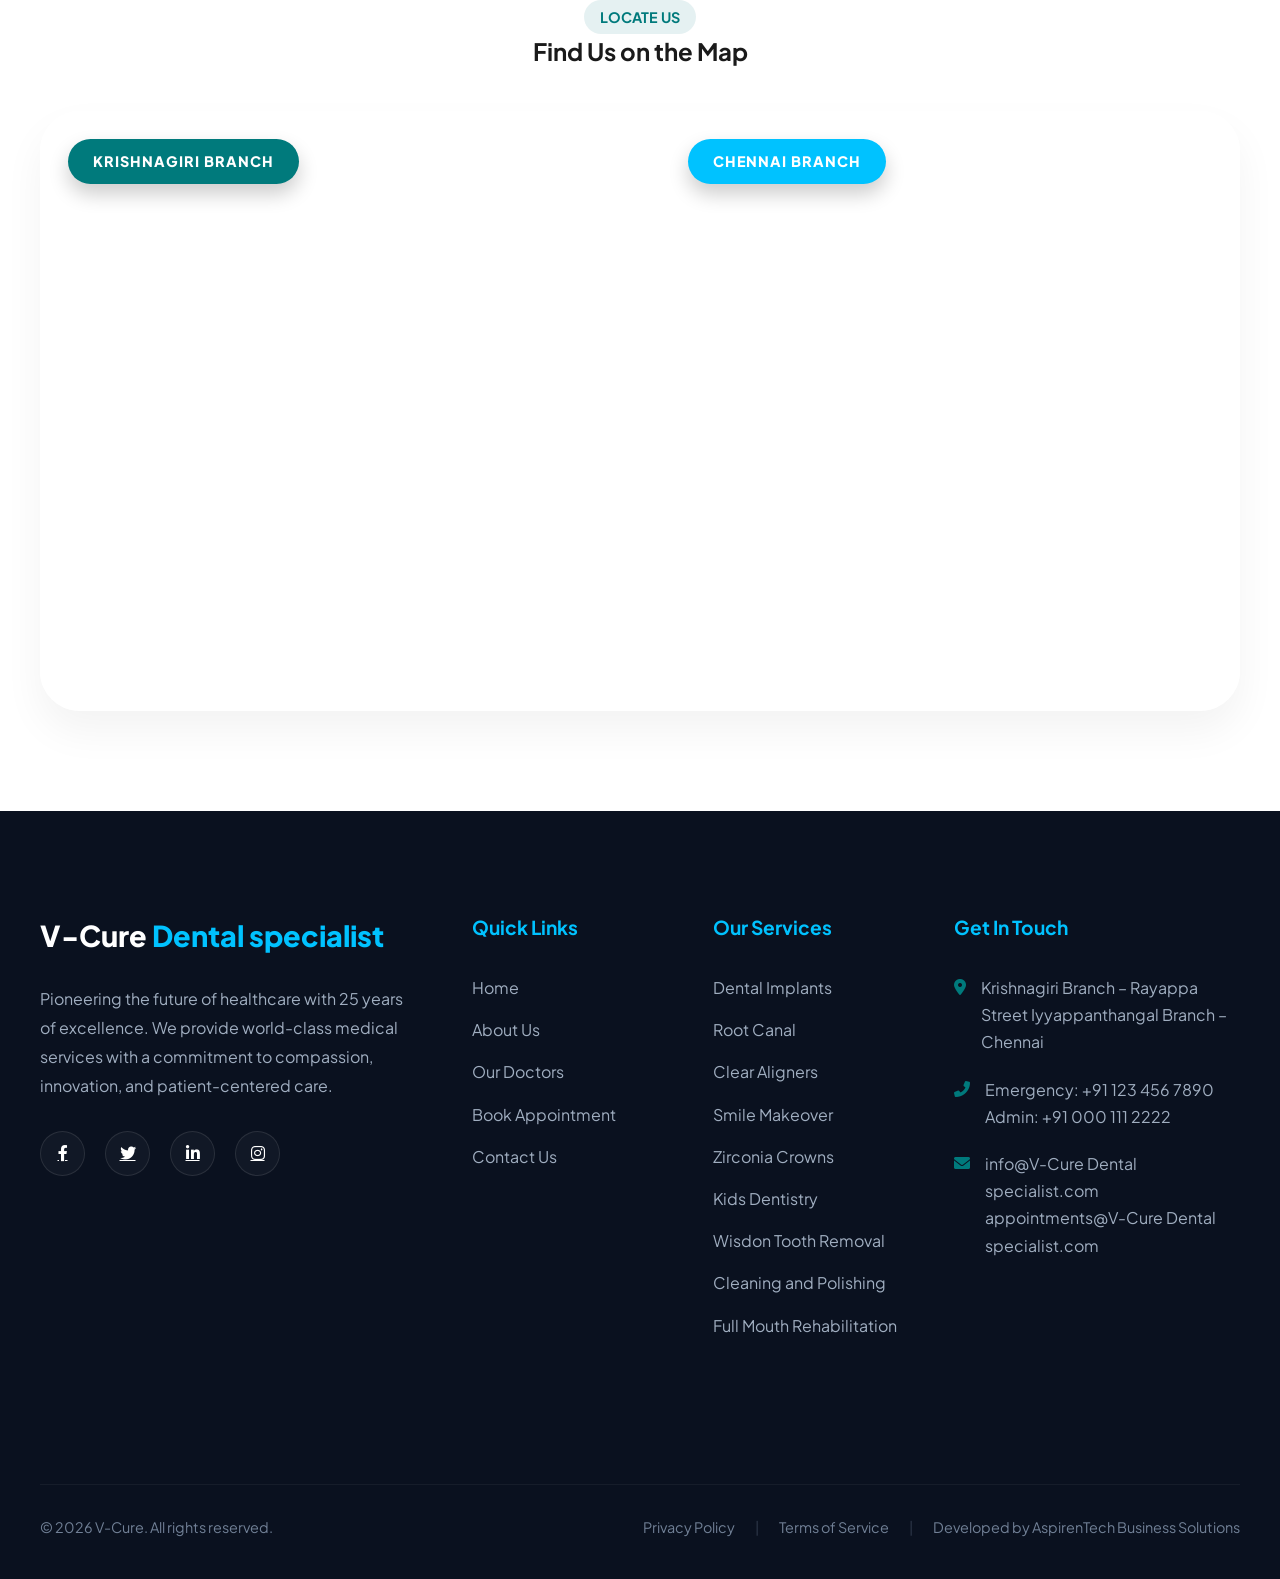
<file: contact.html>
<!DOCTYPE html>
<html lang="en">
    
<head>
    <meta charset="UTF-8">
    <meta name="viewport" content="width=device-width, initial-scale=1.0">
    <title>Contact Us | V Cure Dental & Implant Centre</title>
    <link rel="stylesheet" href="style.css">
    <link rel="stylesheet" href="https://cdnjs.cloudflare.com/ajax/libs/font-awesome/6.0.0/css/all.min.css">
</head>

<body>

    <!-- HEADER (Right-Aligned Nav) -->
    <header>
        <nav class="container">
            <a href="index.html" class="logo">V CURE <span>DENTAL</span></a>
            <ul class="nav-links">
                <li><a href="index.html">Home</a></li>
                <li><a href="about.html">About</a></li>
                <li><a href="services.html">Services</a></li>
                <li><a href="doctors.html">Doctors</a></li>
                <li><a href="contact.html" class="active">Contact</a></li>
                <li><a href="book-appointment.html" class="btn-nav">Book Appointment</a></li>
            </ul>
        </nav>
    </header>

    <main>
        <!-- IMMERSIVE CONTACT HERO -->
        <section class="hero-page"
            style="padding: 120px 0; background: linear-gradient(rgba(0,0,0,0.6), rgba(0,0,0,0.6)), url('https://images.unsplash.com/photo-1527613426441-4da17471b66d?auto=format&fit=crop&q=80&w=1920') center/cover;">
            <div class="pattern-bg"></div>
            <div class="container text-center reveal">
                <span class="tagline" style="background:var(--secondary); color:white;">WE ARE HERE FOR YOU</span>
                <h1 style="font-size: 5rem; color: white; margin: 20px 0;">Get In <span
                        style="color:var(--secondary)">Touch.</span></h1>
                <p style="font-size: 1.4rem; color: #ddd; max-width: 800px; margin: 0 auto;">Have a question? Reach out
                    to our experts at Krishnagiri or Chennai. We typically respond within an hour.</p>
            </div>
        </section>

        <!-- CONTACT METHODS GRID -->
        <section class="container" style="margin-top: -80px; position: relative; z-index: 10;">
            <div class="grid" style="grid-template-columns: repeat(3, 1fr); gap: 30px;">
                <!-- Phone Card -->
                <div class="reveal glass-card text-center contact-method-card">
                    <div class="spec-icon-circle"><i class="fas fa-phone-alt"></i></div>
                    <h3>Call Us</h3>
                    <p>Primary: +91 123 456 7890</p>
                    <p>Emergency: +91 098 765 4321</p>
                </div>
                <!-- WhatsApp Card -->
                <div class="reveal glass-card text-center contact-method-card"
                    style="border-bottom: 5px solid #25D366;">
                    <div class="spec-icon-circle" style="background:#25D366; color:white;"><i
                            class="fab fa-whatsapp"></i></div>
                    <h3>WhatsApp</h3>
                    <p>Instant Support Available</p>
                    <a href="https://wa.me/911234567890" target="_blank" class="spec-link">Start Chat Now <i
                            class="fas fa-arrow-right"></i></a>
                </div>
                <!-- Email Card -->
                <div class="reveal glass-card text-center contact-method-card">
                    <div class="spec-icon-circle"><i class="fas fa-envelope"></i></div>
                    <h3>Email Us</h3>
                    <p>info@vcuredental.com</p>
                    <p>support@vcuredental.com</p>
                </div>
            </div>
        </section>

        <!-- DUAL LOCATION & FORM SECTION -->
        <section class="container section-padding">
            <div class="grid" style="grid-template-columns: 1fr 1fr; gap: 60px; align-items: start;">

                <!-- LEFT: Location Info -->
                <div class="reveal">
                    <span class="tagline">VISIT OUR CLINICS</span>
                    <h2 style="margin: 20px 0;">Our Branches</h2>

                    <!-- Branch 1 -->
                    <div class="glass-card branch-card reveal" style="margin-bottom: 25px;">
                        <div class="flex2">
                            <i class="fas fa-map-marker-alt" style="font-size: 2rem; color: var(--primary);"></i>
                            <div>
                                <h4>Krishnagiri Branch</h4>
                                <p style="font-size: 0.95rem; color: var(--text-muted);">Opposite Town Hall, Main Road,
                                    Krishnagiri, Tamil Nadu</p>
                            </div>
                        </div>
                    </div>

                    <!-- Branch 2 -->
                    <div class="glass-card branch-card reveal">
                        <div class="flex3">
                            <i class="fas fa-map-marker-alt" style="font-size: 2rem; color: var(--secondary);"></i>
                            <div>
                                <h4>Chennai Branch</h4>
                                <p style="font-size: 0.95rem; color: var(--text-muted);">Mount-Poonamallee Rd,
                                    Iyyappanthangal, Chennai, Tamil Nadu</p>
                            </div>
                        </div>
                    </div>

                    <!-- Opening Hours -->
                    <div class="glass-card reveal" style="margin-top: 30px; background: var(--bg-light);">
                        <h4 style="margin-bottom:15px;"><i class="fas fa-clock"></i> Opening Hours</h4>
                        <div class="flex" style="justify-content: space-between;">
                            <span>Monday - Saturday</span>
                            <strong>9:00 AM - 8:30 PM</strong>
                        </div>
                        <div class="flex" style="justify-content: space-between; margin-top: 10px;">
                            <span>Sunday</span>
                            <strong>By Appointment Only</strong>
                        </div>
                    </div>
                </div>

                <!-- RIGHT: Immersive Contact Form -->
               <div class="reveal glass-card" style="padding: 50px; border-radius: 40px;">
    <h3>Send a Message</h3>
    <p style="margin-bottom: 30px; color: var(--text-muted);">Fill out the form below and we'll get back to you shortly.</p>
    
    <!-- Functional Web3Form -->
    <form action="https://api.web3forms.com/submit" method="POST" id="contactForm" class="contact-form">
        
        <!-- Configuration -->
        <input type="hidden" name="access_key" value="df4348fd-7162-418b-8cca-20af426b3eda">
        <input type="hidden" name="subject" value="New Contact Inquiry - V Cure Dental">
        <input type="hidden" name="from_name" value="V Cure Website Contact Bot">

        <div class="grid" style="grid-template-columns: 1fr 1fr; gap: 20px;">
            <!-- Name -->
            <div class="input-wrapper">
                <i class="fas fa-user"></i>
                <input type="text" name="Patient_Name" placeholder="Your Name" required>
            </div>
            <!-- Phone -->
            <div class="input-wrapper">
                <i class="fas fa-phone-alt"></i>
                <input type="tel" name="Phone_Number" placeholder="Phone Number" required>
            </div>
        </div>

        <!-- Email -->
        <div class="input-wrapper" style="margin-top:20px;">
            <i class="fas fa-envelope"></i>
            <input type="email" name="Email_Address" placeholder="Email Address" required style="width:100%;">
        </div>

        <!-- Branch Selection -->
        <div class="input-wrapper" style="margin-top:20px;">
            <i class="fas fa-map-marker-alt"></i>
            <select name="Preferred_Branch" style="width:100%;" required>
                <option value="" disabled selected>Select Preferred Branch</option>
                <option value="Krishnagiri">Krishnagiri Branch</option>
                <option value="Chennai">Chennai (Iyyappanthangal)</option>
            </select>
        </div>

        <!-- Message -->
        <div class="input-wrapper" style="margin-top:20px;">
            <i class="fas fa-comment-dots" style="top: 25px; transform: none;"></i>
            <textarea name="Message" placeholder="Your Message" rows="5" required style="width:100%; padding-top: 20px !important;"></textarea>
        </div>

        <button type="submit" id="contactSubmitBtn" class="btn-main" style="width: 100%; border: none; cursor: pointer; margin-top: 30px;">
            Send Message <i class="fas fa-paper-plane"></i>
        </button>

        <!-- Status Result Message -->
        <div id="contact-result" style="margin-top: 20px; text-align: center; font-weight: 700;"></div>
    </form>
</div>
            </div>
        </section>

        <!-- DUAL PINPOINT MAP (Full Width Immersive) -->
        <section class="container reveal" style="margin-bottom: 100px;">
            <div class="text-center" style="margin-bottom: 40px;">
                <span class="tagline">LOCATE US</span>
                <h2>Find Us on the Map</h2>
            </div>

            <!-- Map Container Grid -->
            <div class="grid"
                style="grid-template-columns: 1fr 1fr; gap: 20px; height: 600px; border-radius: 40px; overflow: hidden; box-shadow: var(--shadow); border: 8px solid white;">

                <!-- KRISHNAGIRI MAP -->
                <div style="position: relative; height: 100%;">
                    <div class="map-label">Krishnagiri Branch</div>
                    <iframe
                        src="https://www.google.com/maps/embed?pb=!1m18!1m12!1m3!1d3894.8888792846687!2d78.2134812757186!3d12.523519824542406!2m3!1f0!2f0!3f0!3m2!1i1024!2i768!4f13.1!3m3!1m2!1s0x3bac35162f8b74f9%3A0xd8a8df33ecf5c0dd!2sV%20CURE%20DENTAL%20AND%20IMPLANT%20CENTRE!5e0!3m2!1sen!2sin!4v1770100649055!5m2!1sen!2sin"
                        width="600" height="450" style="border:0;" allowfullscreen="" loading="lazy"
                        referrerpolicy="no-referrer-when-downgrade"></iframe>
                </div>

                <!-- CHENNAI MAP -->
                <div style="position: relative; height: 100%;">
                    <div class="map-label" style="background: var(--secondary);">Chennai Branch</div>
                    <iframe
                        src="https://www.google.com/maps/embed?pb=!1m18!1m12!1m3!1d5907.0353537756955!2d80.1336794976444!3d13.03764508362783!2m3!1f0!2f0!3f0!3m2!1i1024!2i768!4f13.1!3m3!1m2!1s0x3a5261ae95362e21%3A0xdc2b2b70b1bc0e28!2sV%20CURE%20DENTAL%20AND%20IMPLANT%20CENTRE!5e0!3m2!1sen!2sin!4v1770100609307!5m2!1sen!2sin"
                        width="600" height="450" style="border:0;" allowfullscreen="" loading="lazy"
                        referrerpolicy="no-referrer-when-downgrade"></iframe>
                </div>
            </div>
        </section>

    </main>

    <!-- FOOTER SECTION -->
    <footer class="reveal">
        <div class="container">
            <div class="footer-grid">
                <!-- Column 1: Brand -->
                <div class="footer-col">
                    <a href="index.html" class="logo" style="color: white; margin-bottom: 25px; display: block;">V-Cure
                        <span>Dental specialist</span></a>
                    <p>Pioneering the future of healthcare with 25 years of excellence. We provide world-class medical
                        services with a commitment to compassion, innovation, and patient-centered care.</p>
                    <div class="social-links" style="margin-top: 30px;">
                        <a href="#"><i class="fab fa-facebook-f"></i></a>
                        <a href="#"><i class="fab fa-twitter"></i></a>
                        <a href="#"><i class="fab fa-linkedin-in"></i></a>
                        <a href="#"><i class="fab fa-instagram"></i></a>
                    </div>
                </div>

                <!-- Column 2: Quick Links -->
                <div class="footer-col">
                    <h4>Quick Links</h4>
                    <ul class="footer-links">
                        <li><a href="index.html">Home</a></li>
                        <li><a href="about.html">About Us</a></li>
                        <li><a href="doctors.html">Our Doctors</a></li>
                        <li><a href="book-appointment.html">Book Appointment</a></li>
                        <li><a href="contact.html">Contact Us</a></li>
                    </ul>
                </div>

                <!-- Column 3: Services -->
                <div class="footer-col">
                    <h4>Our Services</h4>
                    <ul class="footer-links">
                        <li><a href="services.html">Dental Implants</a></li>
                        <li><a href="services.html">Root Canal</a></li>
                        <li><a href="services.html">Clear Aligners</a></li>
                        <li><a href="services.html">Smile Makeover</a></li>
                        <li><a href="services.html">Zirconia Crowns</a></li>
                        <li><a href="services.html">Kids Dentistry</a></li>
                        <li><a href="services.html">Wisdon Tooth Removal</a></li>
                        <li><a href="services.html">Cleaning and Polishing</a></li>
                        <li><a href="services.html">Full Mouth Rehabilitation</a></li>
                    </ul>
                </div>

                <!-- Column 4: Contact -->
                <div class="footer-col">
                    <h4>Get In Touch</h4>
                    <ul class="contact-info">
                        <li>
                            <i class="fas fa-map-marker-alt"></i>
                            <span>Krishnagiri Branch – Rayappa Street Iyyappanthangal Branch – Chennai<br></span>
                        </li>
                        <li>
                            <i class="fas fa-phone-alt"></i>
                            <span>Emergency: +91 123 456 7890<br>Admin: +91 000 111 2222</span>
                        </li>
                        <li>
                            <i class="fas fa-envelope"></i>
                            <span>info@V-Cure Dental specialist.com<br>appointments@V-Cure Dental specialist.com</span>
                        </li>
                    </ul>
                </div>
            </div>

            <div class="footer-bottom">
                <p>&copy; 2026 V-Cure. All rights reserved.</p>
                <div class="flex">
                    <a href="#" style="color: #718096; text-decoration: none;">Privacy Policy</a>
                    <span style="color: #2D3748;">|</span>
                    <a href="#" style="color: #718096; text-decoration: none;">Terms of Service</a>
                    <span style="color: #2D3748;">|</span>
                    <a href="#" style="color: #718096; text-decoration: none;">Developed by AspirenTech Business Solutions</a>
                </div>
            </div>
        </div>
    </footer>

    <script src="script.js"></script>
</body>

</html>
</file>
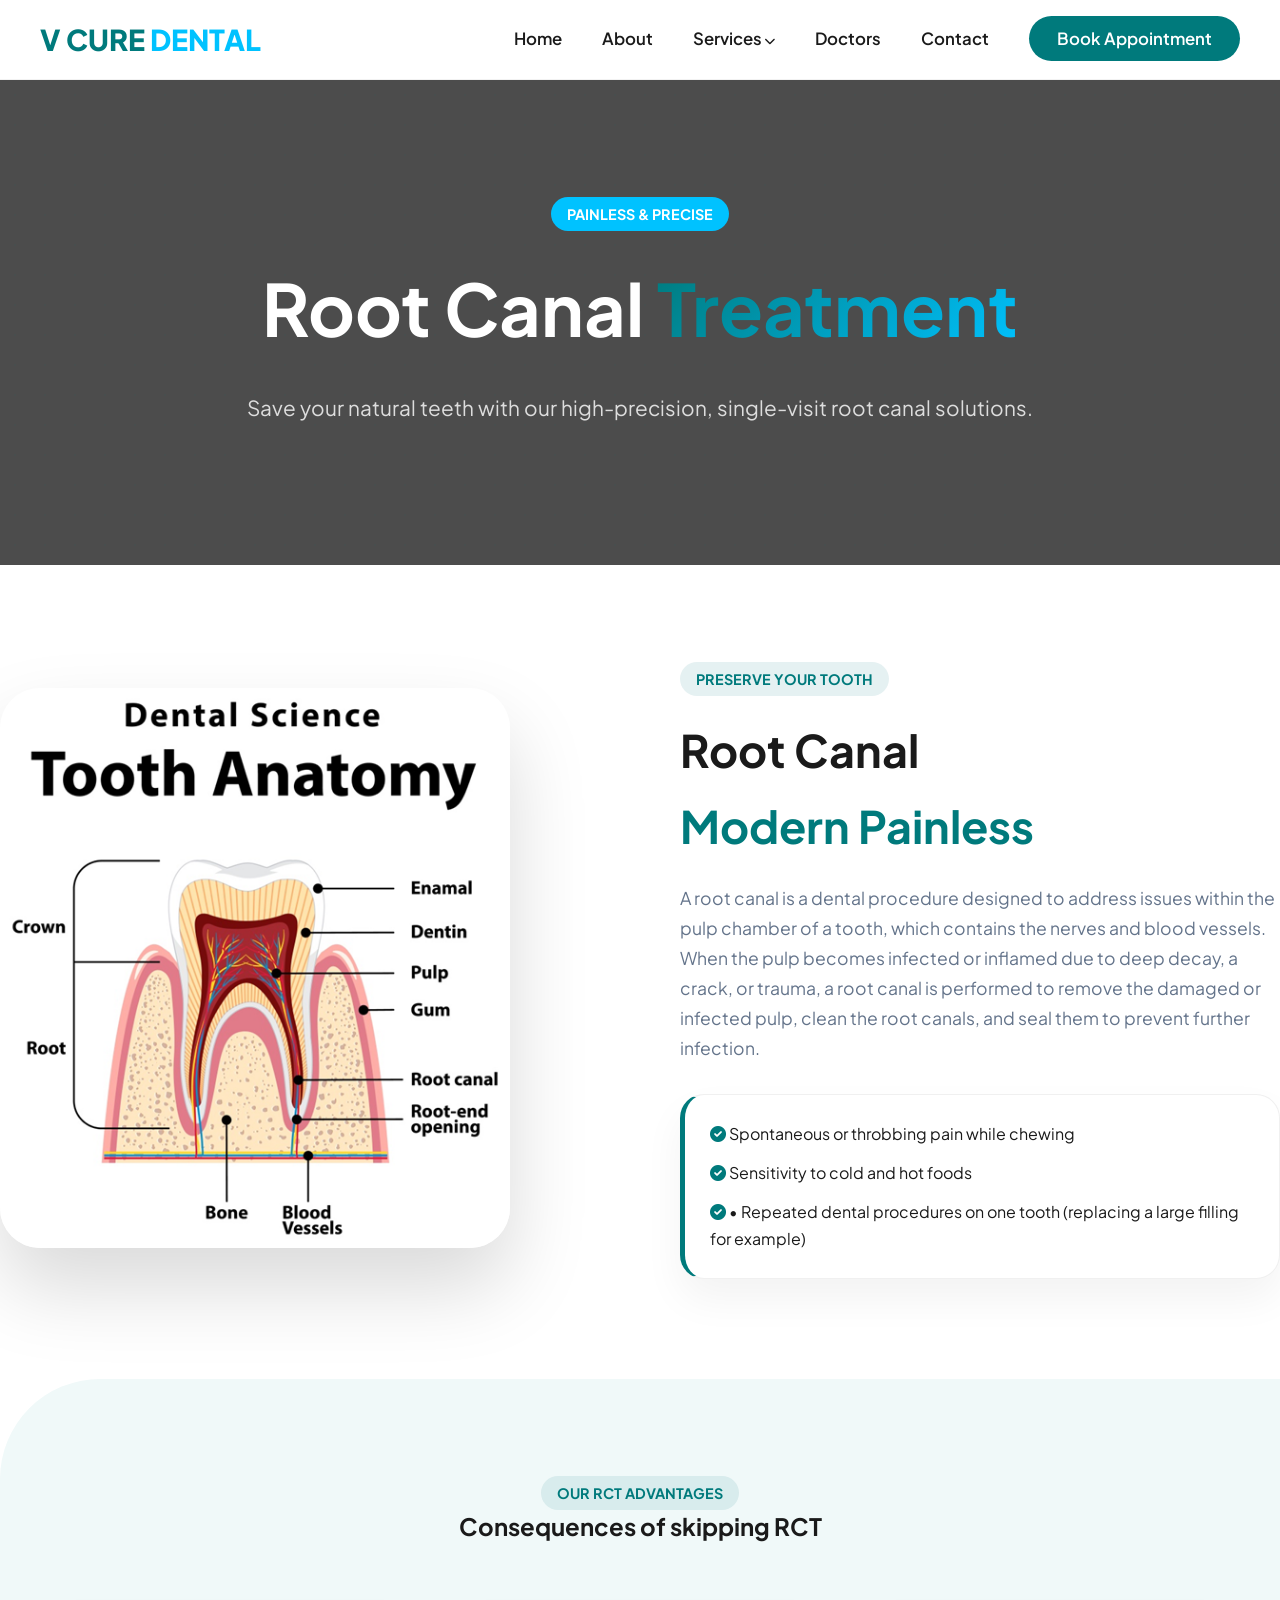
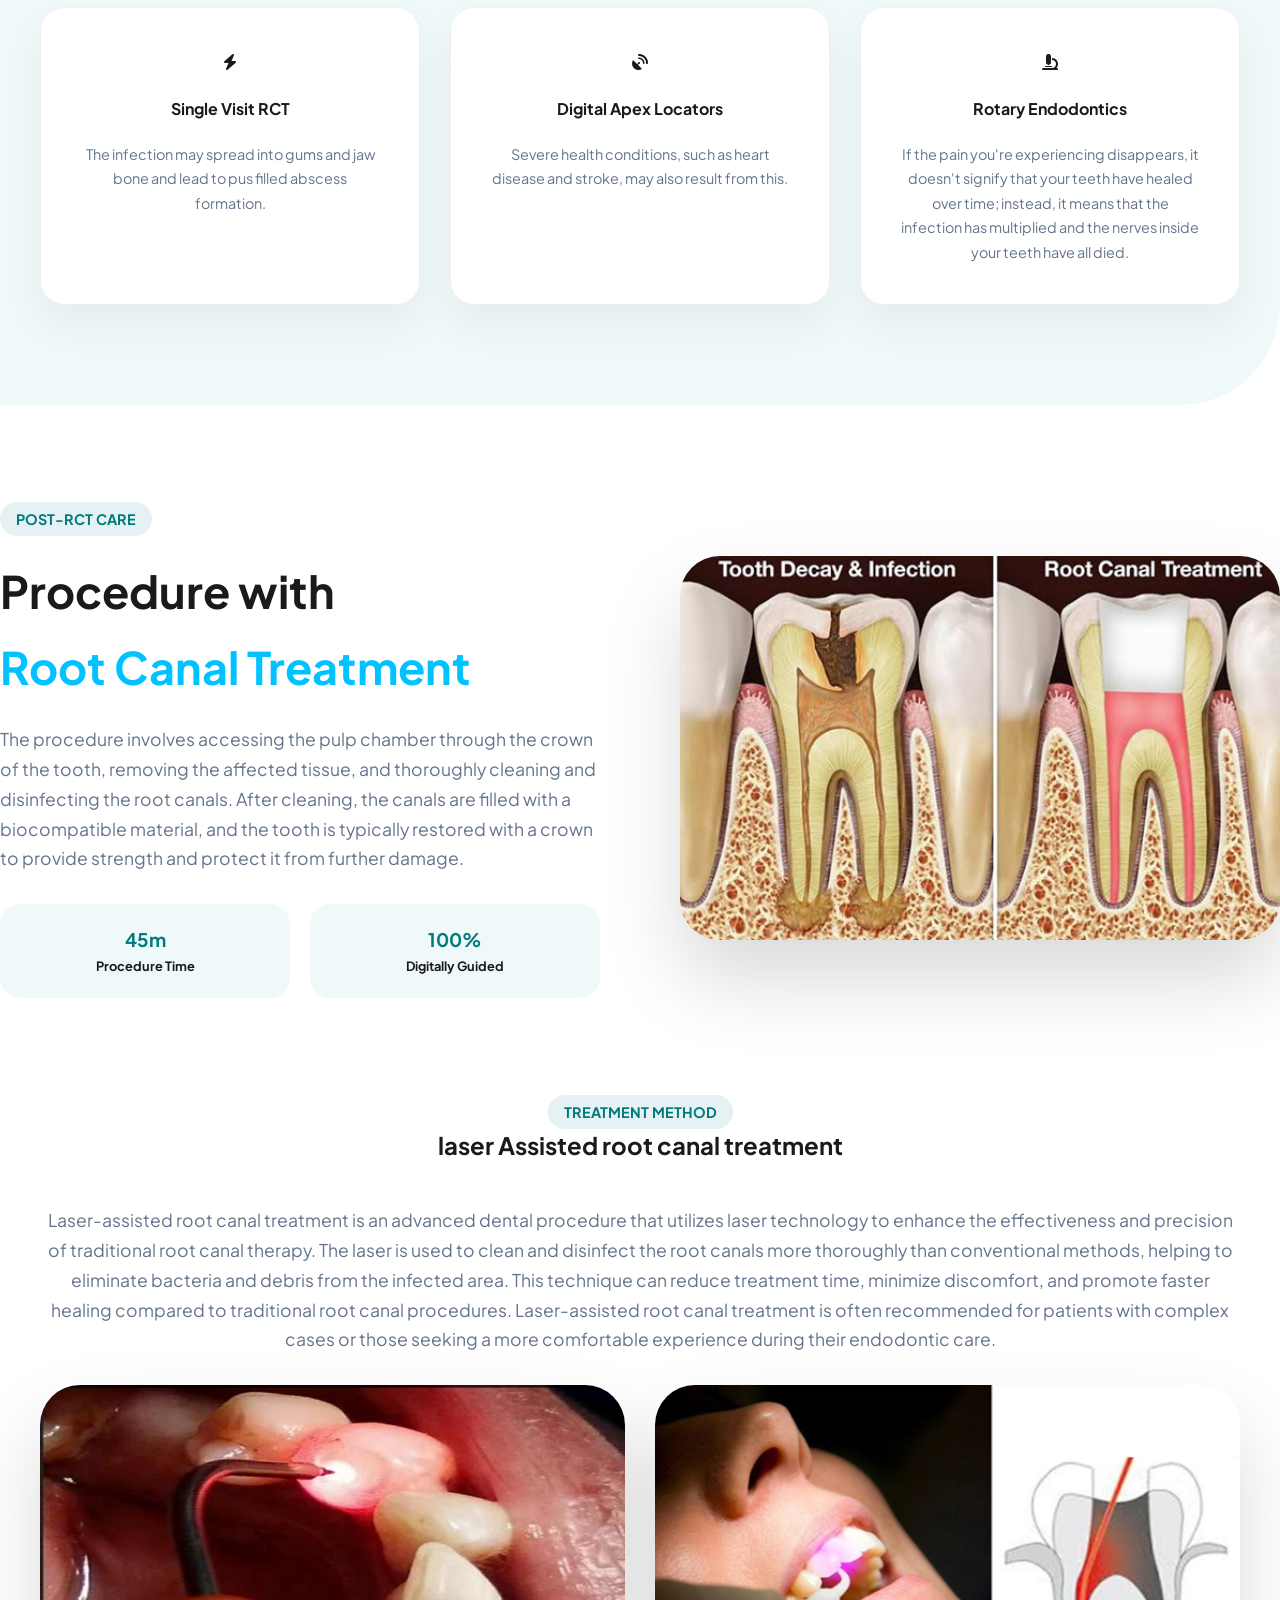
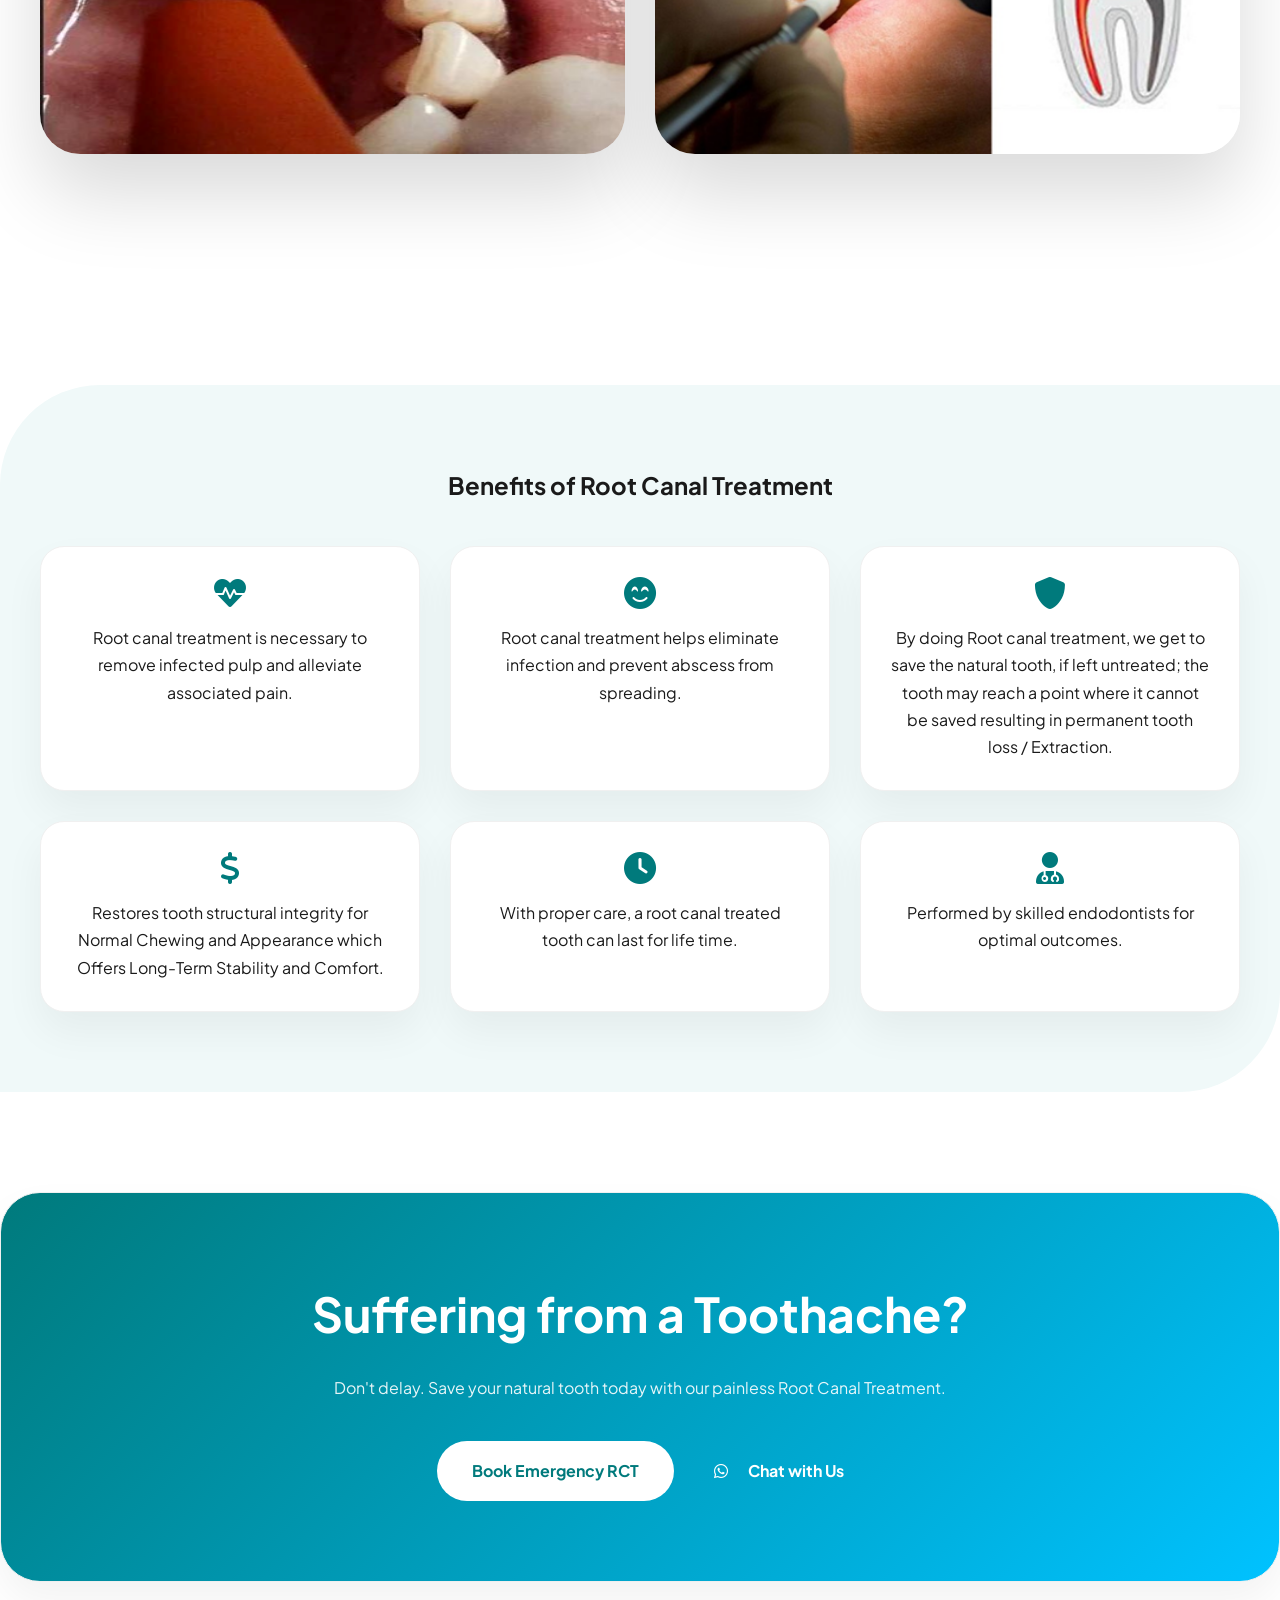
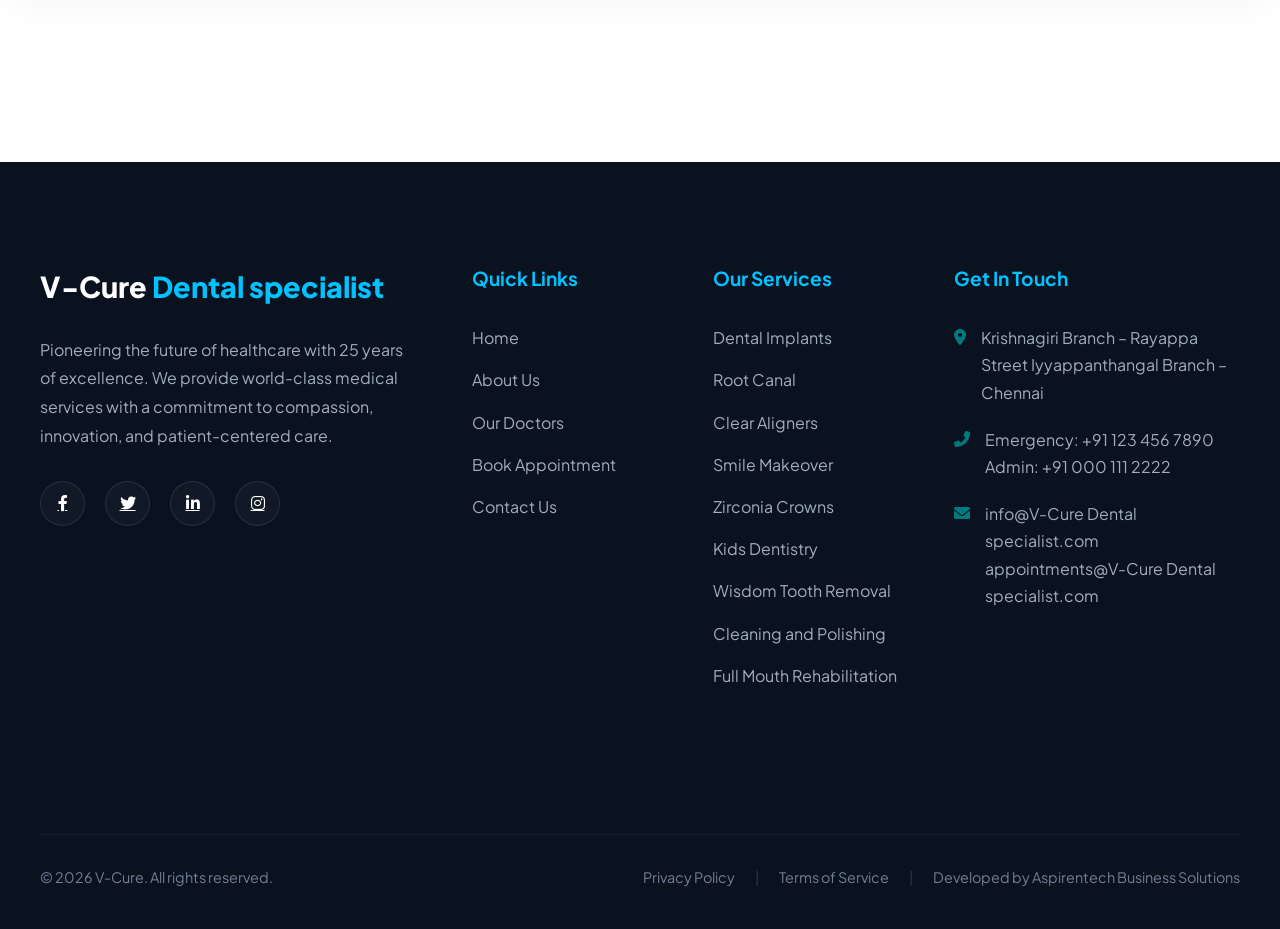
<file: root-canal.html>
<!DOCTYPE html>
<html lang="en">

<head>
    <meta charset="UTF-8">
    <meta name="viewport" content="width=device-width, initial-scale=1.0">
    <title>Root Canal Treatment (RCT) | V Cure Dental & Implant Centre</title>
    <link rel="stylesheet" href="style.css">
    <link rel="stylesheet" href="https://cdnjs.cloudflare.com/ajax/libs/font-awesome/6.0.0/css/all.min.css">
</head>

<body>

    <header>
        <nav class="container">
            <a href="index.html" class="logo">V CURE <span>DENTAL</span></a>

            <ul class="nav-links">
                <li><a href="index.html">Home</a></li>
                <li><a href="about.html">About</a></li>

                <!-- SERVICES DROPDOWN -->
                <li class="dropdown">
                    <a href="services.html" class="drop-trigger">Services <i class="fas fa-chevron-down"></i></a>
                    <ul class="dropdown-menu">
                        <li><a href="implants.html"><i class="fas fa-tooth"></i> Dental Implants</a></li>
                        <li><a href="root-canal.html"><i class="fas fa-bolt"></i> Root Canal (RCT)</a></li>
                        <li><a href="aligners.html"><i class="fas fa-gem"></i> Clear Aligners</a></li>
                        <li><a href="smile-makeover.html"><i class="fas fa-star"></i> Smile Makeover</a></li>
                        <li><a href="zirconia-crowns.html"><i class="fas fa-crown"></i> Zirconia Crowns</a></li>
                        <li><a href="kids-dentistry.html"><i class="fas fa-child"></i> Kids Dentistry</a></li>
                        <li><a href="wisdom-tooth.html"><i class="fas fa-briefcase-medical"></i> Wisdom Tooth
                                Removal</a></li>
                        <li><a href="cleaning.html"><i class="fas fa-sparkles"></i> Cleaning & Polishing</a></li>
                        <li><a href="full-mouth.html"><i class="fas fa-sync-alt"></i> Full Mouth Rehab</a></li>
                    </ul>
                </li>

                <li><a href="doctors.html">Doctors</a></li>
                <li><a href="contact.html">Contact</a></li>
                <li><a href="book-appointment.html" class="btn-nav">Book Appointment</a></li>
            </ul>

            <!-- Mobile Toggle (Keep for responsiveness) -->
            <button class="hamburger" onclick="toggleMobileMenu()" style="display:none;">
                <i class="fas fa-bars"></i>
            </button>
        </nav>
    </header>

    <main>
        <!-- IMMERSIVE HERO -->
        <section class="hero-page"
             style="padding: 120px 0; background: linear-gradient(rgba(0,0,0,0.7), rgba(0,0,0,0.7)), url('https://plus.unsplash.com/premium_photo-1682097288491-7e926a30cd0b?auto=format&fit=crop&q=80&w=1920') center/cover;">            <div class="pattern-bg"></div>
            <div class="container text-center reveal">
                <span class="tagline" style="background:var(--secondary); color:white;">PAINLESS & PRECISE</span>
                <h1 style="font-size: 4.5rem; color: white; margin-top: 20px;">Root Canal <span
                        class="text-gradient">Treatment</span></h1>
                <p style="font-size: 1.3rem; color: #ddd; max-width: 800px; margin: 20px auto;">Save your natural teeth
                    with our high-precision, single-visit root canal solutions.</p>
            </div>
        </section>

        <!-- SECTION 1: IMAGE LEFT / TEXT RIGHT -->
        <section class="container section-padding">
            <div class="grid" style="grid-template-columns: 1fr 1fr; align-items: center; gap: 80px;">
                <div class="reveal">
                    <img src="Images/Root1.png"
                        alt="Advanced Endodontics"
                        style="width: 85%; border-radius: 40px; box-shadow: 0 40px 80px rgba(0,0,0,0.15);">
                </div>
                <div class="reveal">
                    <span class="tagline">PRESERVE YOUR TOOTH</span>
                    <h2 style="margin: 20px 0; font-size: 2.8rem;">Root Canal <br><span
                            style="color:var(--primary)">Modern Painless</span></h2>
                    <p style="color: var(--text-muted); font-size: 1.1rem; margin-bottom: 30px;">
                        A root canal is a dental procedure designed to address issues within the pulp chamber of a tooth, which contains the nerves and blood vessels. When the pulp becomes infected or inflamed due to deep decay, a crack, or trauma, a root canal is performed to remove the damaged or infected pulp, clean the root canals, and seal them to prevent further infection.   
                    </p>
                    <div class="glass-card" style="border-left: 5px solid var(--primary); padding: 25px;">
                        <ul style="list-style: none;">
                            <li style="margin-bottom: 12px;"><i class="fas fa-check-circle"
                                    style="color:var(--primary)"></i> Spontaneous or throbbing pain while chewing </li>
                            <li style="margin-bottom: 12px;"><i class="fas fa-check-circle"
                                    style="color:var(--primary)"></i> Sensitivity to cold and hot foods</li>
                            <li><i class="fas fa-check-circle" style="color:var(--primary)"></i> •	Repeated dental procedures on one tooth (replacing a large filling for example)</li>
                        </ul>
                    </div>
                </div>
            </div>
        </section>

        <!-- SECTION 2: THE SERVICES (Detailed Grid) -->
        <section class="section-padding" style="background: var(--bg-light); border-radius: 100px 0;">
            <div class="container">
                <div class="text-center reveal" style="margin-bottom: 60px;">
                    <span class="tagline">OUR RCT ADVANTAGES</span>
                    <h2>Consequences of skipping RCT</h2>
                </div>

                <div class="grid" style="grid-template-columns: repeat(3, 1fr); gap: 30px;">
                    <!-- Single Visit -->
                    <div class="reveal glass-card text-center" style="padding: 40px;">
                        <div class="mini-icon-circle"><i class="fas fa-bolt"></i></div>
                        <h4 style="margin: 20px 0;">Single Visit RCT</h4>
                        <p style="font-size: 0.9rem; color: var(--text-muted);">The infection may spread into gums and jaw bone and lead to pus filled abscess formation.</p>
                    </div>

                    <!-- Digital Apex Locators -->
                    <div class="reveal glass-card text-center" style="padding: 40px;">
                        <div class="mini-icon-circle"><i class="fas fa-satellite-dish"></i></div>
                        <h4 style="margin: 20px 0;">Digital Apex Locators</h4>
                        <p style="font-size: 0.9rem; color: var(--text-muted);">Severe health conditions, such as heart disease and stroke, may also result from this.</p>
                    </div>

                    <!-- Rotary Systems -->
                    <div class="reveal glass-card text-center" style="padding: 40px;">
                        <div class="mini-icon-circle"><i class="fas fa-microscope"></i></div>
                        <h4 style="margin: 20px 0;">Rotary Endodontics</h4>
                        <p style="font-size: 0.9rem; color: var(--text-muted);">If the pain you're experiencing disappears, it doesn't signify that your teeth have healed over time; instead, it means that the infection has multiplied and the nerves inside your teeth have all died.</p>
                    </div>
                </div>
            </div>
        </section>

        <!-- SECTION 3: TEXT LEFT / IMAGE RIGHT -->
        <section class="container section-padding">
            <div class="grid" style="grid-template-columns: 1fr 1fr; align-items: center; gap: 80px;">
                <div class="reveal">
                    <span class="tagline">POST-RCT CARE</span>
                    <h2 style="margin: 20px 0; font-size: 2.8rem;">Procedure with<br><span
                            style="color:var(--secondary)">Root Canal Treatment</span></h2>
                    <p style="color: var(--text-muted); font-size: 1.1rem; margin-bottom: 30px;">
                        The procedure involves accessing the pulp chamber through the crown of the tooth, removing the affected tissue, and thoroughly cleaning and disinfecting the root canals. After cleaning, the canals are filled with a biocompatible material, and the tooth is typically restored with a crown to provide strength and protect it from further damage. 
                    </p>
                    <div class="flex" style="gap: 20px;">
                        <div class="text-center"
                            style="background: var(--bg-light); padding: 20px; border-radius: 20px; flex: 1;">
                            <h3 style="color: var(--primary);">45m</h3>
                            <p style="font-size: 0.8rem; font-weight: 700;">Procedure Time</p>
                        </div>
                        <div class="text-center"
                            style="background: var(--bg-light); padding: 20px; border-radius: 20px; flex: 1;">
                            <h3 style="color: var(--primary);">100%</h3>
                            <p style="font-size: 0.8rem; font-weight: 700;">Digitally Guided</p>
                        </div>
                    </div>
                </div>
                <div class="reveal">
                    <img src="Images/root3.png"
                        alt="Dental Crown Technology"
                        style="width: 100%; border-radius: 40px; box-shadow: 0 40px 80px rgba(0,0,0,0.15);">
                </div>
            </div>
        </section>
        <section class="">
            <div class="container">
                <div class="paragraph reveal text-center">
                    <span class="tagline">Treatment Method</span>
                    <h2 class="text-center" style="margin-bottom: 40px;">laser Assisted root canal treatment</h2>
                    <p style="color: var(--text-muted); font-size: 1.1rem; margin-bottom: 30px;">
                        Laser-assisted root canal treatment is an advanced dental procedure that utilizes laser technology to enhance the effectiveness and precision of traditional root canal therapy. The laser is used to clean and disinfect the root canals more thoroughly than conventional methods, helping to eliminate bacteria and debris from the infected area. This technique can reduce treatment time, minimize discomfort, and promote faster healing compared to traditional root canal procedures. Laser-assisted root canal treatment is often recommended for patients with complex cases or those seeking a more comfortable experience during their endodontic care.
                    </p>

                    
                </div>
                <div class="row grid" style="grid-template-columns: repeat(2, 1fr); gap: 30px;height:600px; ">
                    <img src="Images/root2.png"
                        alt="Laser Root Canal"
                        style="width: 100%; border-radius: 40px; box-shadow: 0 40px 80px rgba(0,0,0,0.15); height: 60%;">
                    <img src="Images/root4.png"
                        alt="Laser Root Canal"
                        style="width: 100%; border-radius: 40px; box-shadow: 0 40px 80px rgba(0,0,0,0.15); height: 60%;">
                </div>

            </div>      
        </section>
        <section class="Benefits-section" style="background: var(--bg-light); border-radius: 100px 0; padding: 80px 0;">
            <div class="container">
                
                <h2 class="text-center" style="margin-bottom: 40px;">Benefits of Root Canal Treatment</h2>
                <div class="grid" style="grid-template-columns: repeat(3, 1fr); gap: 30px;">
                    <div class="glass-card text-center" style="padding: 30px;">
                        <i class="fas fa-heartbeat" style="font-size: 2rem; color: var(--primary); margin-bottom: 15px;"></i>
                        <!-- <h3>Preserves Natural Tooth</h3> -->
                        <p>Root canal treatment is necessary to remove infected pulp and alleviate associated pain.</p>
                    </div>
                    <div class="glass-card text-center" style="padding: 30px;">
                        <i class="fas fa-smile-beam" style="font-size: 2rem; color: var(--primary); margin-bottom: 15px;"></i>
                        <!-- <h3>Restores Functionality</h3> -->
                        <p>Root canal treatment helps eliminate infection and prevent abscess from spreading.</p>
                    </div>
                    <div class="glass-card text-center" style="padding: 30px;">
                        <i class="fas fa-shield-alt" style="font-size: 2rem; color: var(--primary); margin-bottom: 15px;"></i>
                        <!-- <h3>Prevents Further Damage</h3> -->
                        <p>By doing Root canal treatment, we get to save the natural tooth, if left untreated; the tooth may reach a point where it cannot be saved resulting in permanent tooth loss / Extraction.</p>
                    </div>
                    <div class="glass-card text-center" style="padding: 30px;">
                        <i class="fas fa-dollar-sign" style="font-size: 2rem; color: var(--primary); margin-bottom: 15px;"></i>
                        <!-- <h3>Cost-Effective</h3> -->
                        <p>Restores tooth structural integrity for Normal Chewing and Appearance which Offers Long-Term Stability and Comfort.</p>
                    </div>
                    <div class="glass-card text-center" style="padding: 30px;">
                        <i class="fas fa-clock" style="font-size: 2rem; color: var(--primary); margin-bottom: 15px;"></i>
                        <!-- <h3>Long-Lasting Solution</h3> -->
                        <p>With proper care, a root canal treated tooth can last for life time.</p>
                    </div>
                    <div class="glass-card text-center" style="padding: 30px;">
                        <i class="fas fa-user-md" style="font-size: 2rem; color: var(--primary); margin-bottom: 15px;"></i>
                        <!-- <h3>Expert Care</h3> -->
                        <p>Performed by skilled endodontists for optimal outcomes.</p>
                    </div>
                </div>
            </div>
        </section>

        <!-- CTA BANNER -->
        <section class="container section-padding reveal">
            <div class="glass-card"
                style="background: var(--gradient); color: white; padding: 80px; text-align: center; border-radius: 40px;">
                <h2 style="font-size: 3rem; margin-bottom: 20px;">Suffering from a Toothache?</h2>
                <p style="margin-bottom: 40px; opacity: 0.9;">Don't delay. Save your natural tooth today with our
                    painless Root Canal Treatment.</p>
                <div class="flex" style="justify-content: center;">
                    <a href="book-appointment.html" class="btn-main"
                        style="background: white; color: var(--primary);">Book Emergency RCT</a>
                    <a href="https://wa.me/yournumber" class="flex"
                        style="color: white; font-weight: 700; text-decoration: none; margin-left: 20px;"><i
                            class="fab fa-whatsapp"></i> Chat with Us</a>
                </div>
            </div>
        </section>
    </main>
    <!-- FOOTER SECTION -->
    <footer class="reveal">
        <div class="container">
            <div class="footer-grid">
                <!-- Column 1: Brand -->
                <div class="footer-col">
                    <a href="index.html" class="logo" style="color: white; margin-bottom: 25px; display: block;">V-Cure
                        <span>Dental specialist</span></a>
                    <p>Pioneering the future of healthcare with 25 years of excellence. We provide world-class medical
                        services with a commitment to compassion, innovation, and patient-centered care.</p>
                    <div class="social-links" style="margin-top: 30px;">
                        <a href="#"><i class="fab fa-facebook-f"></i></a>
                        <a href="#"><i class="fab fa-twitter"></i></a>
                        <a href="#"><i class="fab fa-linkedin-in"></i></a>
                        <a href="#"><i class="fab fa-instagram"></i></a>
                    </div>
                </div>

                <!-- Column 2: Quick Links -->
                <div class="footer-col">
                    <h4>Quick Links</h4>
                    <ul class="footer-links">
                        <li><a href="index.html">Home</a></li>
                        <li><a href="about.html">About Us</a></li>
                        <li><a href="doctors.html">Our Doctors</a></li>
                        <li><a href="book-appointment.html">Book Appointment</a></li>
                        <li><a href="contact.html">Contact Us</a></li>
                    </ul>
                </div>

                <!-- Column 3: Services -->
                <div class="footer-col">
                    <h4>Our Services</h4>
                    <ul class="footer-links">
                        <li><a href="implants.html">Dental Implants</a></li>
                        <li><a href="root-canal.html">Root Canal</a></li>
                        <li><a href="aligners.html">Clear Aligners</a></li>
                        <li><a href="smile-makeover.html">Smile Makeover</a></li>
                        <li><a href="zirconia-crowns.html">Zirconia Crowns</a></li>
                        <li><a href="kids-dentistry.html">Kids Dentistry</a></li>
                        <li><a href="wisdom-tooth.html">Wisdom Tooth Removal</a></li>
                        <li><a href="cleaning.html">Cleaning and Polishing</a></li>
                        <li><a href="full-mouth.html">Full Mouth Rehabilitation</a></li>
                    </ul>
                </div>

                <!-- Column 4: Contact -->
                <div class="footer-col">
                    <h4>Get In Touch</h4>
                    <ul class="contact-info">
                        <li>
                            <i class="fas fa-map-marker-alt"></i>
                            <span>Krishnagiri Branch – Rayappa Street
                                Iyyappanthangal Branch – Chennai<br></span>
                        </li>
                        <li>
                            <i class="fas fa-phone-alt"></i>
                            <span>Emergency: +91 123 456 7890<br>Admin: +91 000 111 2222</span>
                        </li>
                        <li>
                            <i class="fas fa-envelope"></i>
                            <span>info@V-Cure Dental specialist.com<br>appointments@V-Cure Dental specialist.com</span>
                        </li>
                    </ul>
                </div>
            </div>

            <div class="footer-bottom">
                <p>&copy; 2026 V-Cure. All rights reserved.</p>
                <div class="flex">
                    <a href="#" style="color: #718096; text-decoration: none;">Privacy Policy</a>
                    <span style="color: #2D3748;">|</span>
                    <a href="#" style="color: #718096; text-decoration: none;">Terms of Service</a>
                    <span style="color: #2D3748;">|</span>
                    <a href="#" style="color: #718096; text-decoration: none;">Developed by Aspirentech Business
                        Solutions</a>
                </div>
            </div>
        </div>
    </footer>

    <script src="script.js"></script>
</body>

</html>
</file>
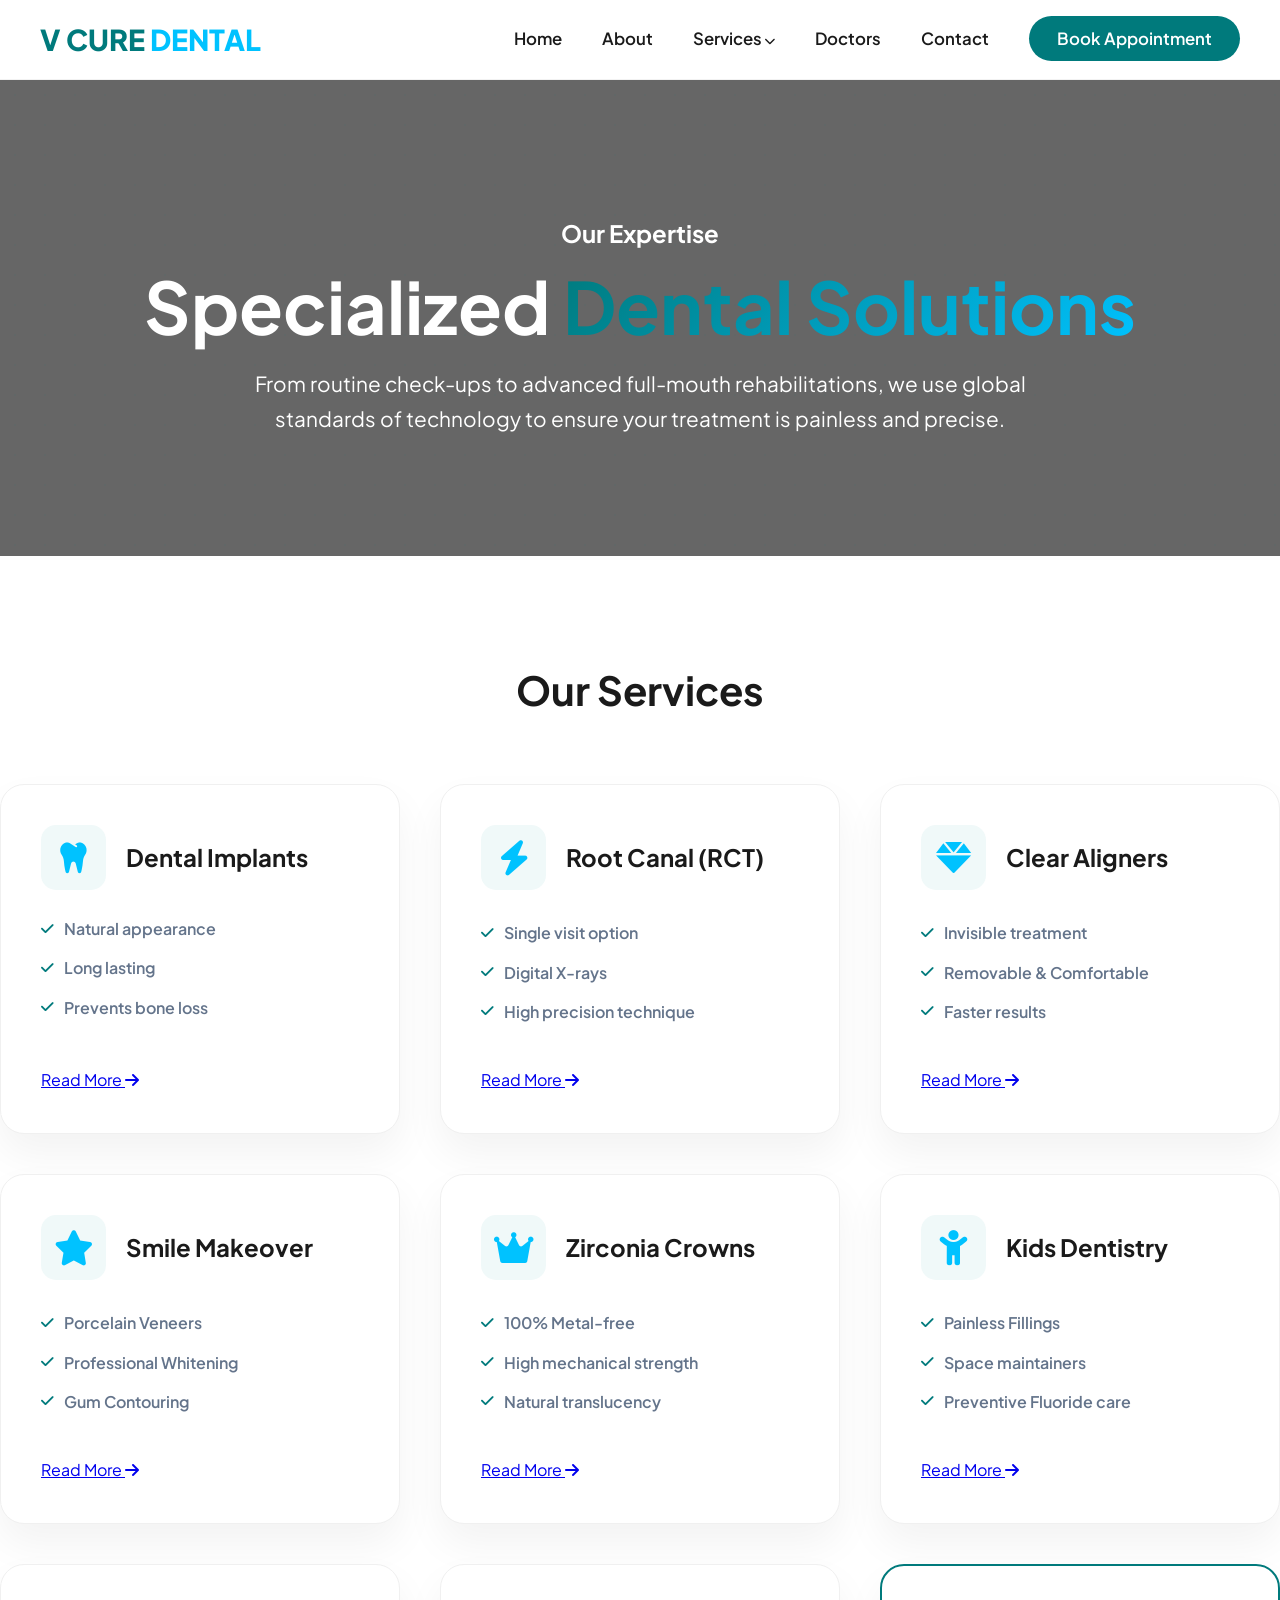
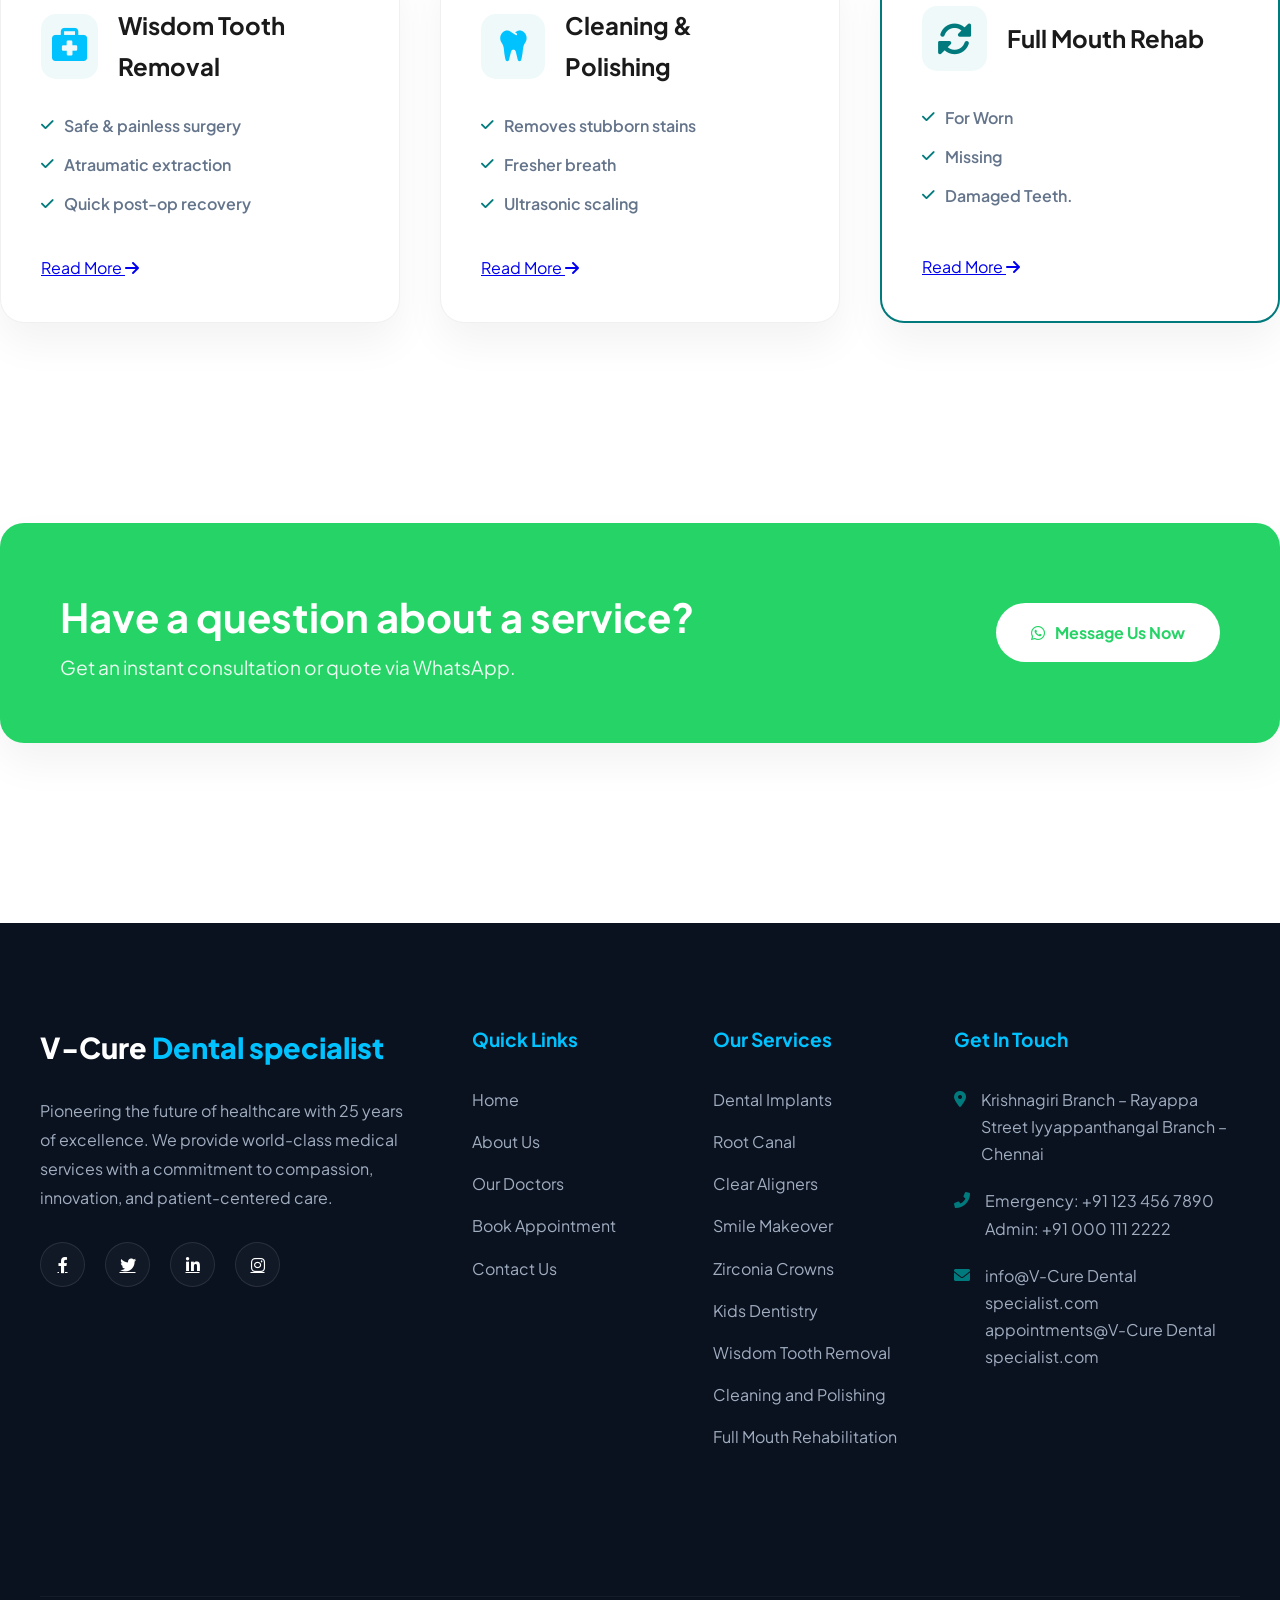
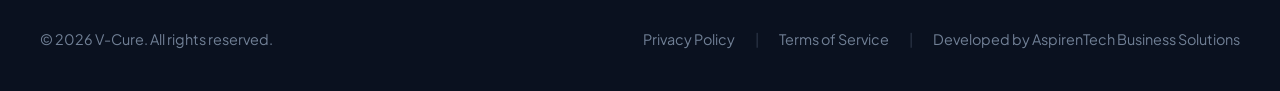
<file: services.html>
<!DOCTYPE html>
<html lang="en">

<head>
    <meta charset="UTF-8">
    <meta name="viewport" content="width=device-width, initial-scale=1.0">
    <title>Services | V Cure Dental & Implant Centre</title>
    <link rel="stylesheet" href="style.css">
    <link rel="stylesheet" href="https://cdnjs.cloudflare.com/ajax/libs/font-awesome/6.0.0/css/all.min.css">
</head>

<body>
<header>
    <nav class="container">
        <a href="index.html" class="logo">V CURE <span>DENTAL</span></a>
        
        <ul class="nav-links">
            <li><a href="index.html">Home</a></li>
            <li><a href="about.html">About</a></li>
            
            <!-- SERVICES DROPDOWN -->
            <li class="dropdown">
                <a href="services.html" class="drop-trigger">Services <i class="fas fa-chevron-down"></i></a>
                <ul class="dropdown-menu">
                    <li><a href="implants.html"><i class="fas fa-tooth"></i> Dental Implants</a></li>
                    <li><a href="root-canal.html"><i class="fas fa-bolt"></i> Root Canal (RCT)</a></li>
                    <li><a href="aligners.html"><i class="fas fa-gem"></i> Clear Aligners</a></li>
                    <li><a href="smile-makeover.html"><i class="fas fa-star"></i> Smile Makeover</a></li>
                    <li><a href="zirconia-crowns.html"><i class="fas fa-crown"></i> Zirconia Crowns</a></li>
                    <li><a href="kids-dentistry.html"><i class="fas fa-child"></i> Kids Dentistry</a></li>
                    <li><a href="wisdom-tooth.html"><i class="fas fa-briefcase-medical"></i> Wisdom Tooth Removal</a></li>
                    <li><a href="cleaning.html"><i class="fas fa-sparkles"></i> Cleaning & Polishing</a></li>
                    <li><a href="full-mouth.html"><i class="fas fa-sync-alt"></i> Full Mouth Rehab</a></li>
                </ul>
            </li>

            <li><a href="doctors.html">Doctors</a></li>
            <li><a href="contact.html">Contact</a></li>
            <li><a href="book-appointment.html" class="btn-nav">Book Appointment</a></li>
        </ul>
        
        <!-- Mobile Toggle (Keep for responsiveness) -->
        <button class="hamburger" onclick="toggleMobileMenu()" style="display:none;">
            <i class="fas fa-bars"></i>
        </button>
    </nav>
</header>

    <main>
        <!-- IMMERSIVE SERVICES HERO -->
        <section class="hero-page"
            style="padding: 120px 0; background: linear-gradient(rgba(0, 0, 0, 0.6), rgba(0,0,0,0.6)), url('https://images.unsplash.com/photo-1527613426441-4da17471b66d?auto=format&fit=crop&q=80&w=1920') center/cover;">
            <div class="pattern-bg"></div>
            <div class="container text-center reveal">
                <h1 style="font-size: 2 rem; line-height: 1.1; margin: 20px 0;color: #fff;">Our Expertise</h1>
                <h1 style="font-size: 4.5rem; line-height: 1.1; margin: 20px 0;color: #fff;">Specialized <span
                        class="text-gradient">Dental Solutions</span></h1>
                <p style="font-size: 1.3rem; max-width: 800px; margin: 0 auto; color: #fff;">
                    From routine check-ups to advanced full-mouth rehabilitations, we use global
                    standards of technology to ensure your treatment is painless and precise.
                </p>
            </div>
        </section>

        <!-- MAIN SERVICES GRID -->
        <section class="container section-padding">
            <h1 style="margin-bottom: 60px; font-size: 2.5rem;text-align: center ;">Our Services</h1>
            <div class="grid" style="grid-template-columns: repeat(3, 1fr); gap: 40px;">

                <!-- Dental Implants -->
                <!-- Example for Dental Implants -->
                <div class="reveal glass-card service-detail-card">
                    <div class="service-card-content">
                        <div class="service-icon-header">
                            <i class="fas fa-tooth"></i>
                            <h3>Dental Implants</h3>
                        </div>
                        <ul class="service-bullets">
                            <li><i class="fas fa-check"></i> Natural appearance</li>
                            <li><i class="fas fa-check"></i> Long lasting</li>
                            <li><i class="fas fa-check"></i> Prevents bone loss</li>                              
                        </ul>
                    </div>
    
                    <!-- NEW INTERACTIVE BUTTON -->
                        <a href="implants.html" class="service-learn-btn">
                            <span>Read More</span>
                            <i class="fas fa-arrow-right"></i>
                        </a>
                </div>

                <!-- Root Canal -->
                <div class="reveal glass-card service-detail-card">
                    <div class="service-icon-header">
                        <i class="fas fa-bolt"></i>
                        <h3>Root Canal (RCT)</h3>
                    </div>
                    <ul class="service-bullets">
                        <li><i class="fas fa-check"></i> Single visit option</li>
                        <li><i class="fas fa-check"></i> Digital X-rays</li>
                        <li><i class="fas fa-check"></i> High precision technique</li>
                    </ul>
                    <a href="root-canal.html" class="service-learn-btn">
                            <span>Read More</span>
                            <i class="fas fa-arrow-right"></i>
                        </a>
                </div>
                
                

                <!-- Clear Aligners -->
                <div class="reveal glass-card service-detail-card">
                    <div class="service-icon-header">
                        <i class="fas fa-gem"></i>
                        <h3>Clear Aligners</h3>
                    </div>
                    <ul class="service-bullets">
                        <li><i class="fas fa-check"></i> Invisible treatment</li>
                        <li><i class="fas fa-check"></i> Removable & Comfortable</li>
                        <li><i class="fas fa-check"></i> Faster results</li>
                    </ul>
                    <a href="aligners.html" class="service-learn-btn">
                            <span>Read More</span>
                            <i class="fas fa-arrow-right"></i>
                        </a>
                </div>

                <!-- Smile Makeover -->
                <div class="reveal glass-card service-detail-card">
                    <div class="service-icon-header">
                        <i class="fas fa-star"></i>
                        <h3>Smile Makeover</h3>
                    </div>
                    <ul class="service-bullets">
                        <li><i class="fas fa-check"></i> Porcelain Veneers</li>
                        <li><i class="fas fa-check"></i> Professional Whitening</li>
                        <li><i class="fas fa-check"></i> Gum Contouring</li>
                    </ul>
                    <a href="smile-makeover.html" class="service-learn-btn">
                            <span>Read More</span>
                            <i class="fas fa-arrow-right"></i>
                        </a>
                </div>

                <!-- Zirconia Crowns -->
                <div class="reveal glass-card service-detail-card">
                    <div class="service-icon-header">
                        <i class="fas fa-crown"></i>
                        <h3>Zirconia Crowns</h3>
                    </div>
                    <ul class="service-bullets">
                        <li><i class="fas fa-check"></i> 100% Metal-free</li>
                        <li><i class="fas fa-check"></i> High mechanical strength</li>
                        <li><i class="fas fa-check"></i> Natural translucency</li>
                    </ul>
                    <a href="zirconia-crowns.html" class="service-learn-btn">
                            <span>Read More</span>
                            <i class="fas fa-arrow-right"></i>
                        </a>
                </div>

                <!-- Kids Dentistry -->
                <div class="reveal glass-card service-detail-card">
                    <div class="service-icon-header">
                        <i class="fas fa-child"></i>
                        <h3>Kids Dentistry</h3>
                    </div>
                    <ul class="service-bullets">
                        <li><i class="fas fa-check"></i> Painless Fillings</li>
                        <li><i class="fas fa-check"></i> Space maintainers</li>
                        <li><i class="fas fa-check"></i> Preventive Fluoride care</li>
                    </ul>
                    <a href="kids-dentistry.html" class="service-learn-btn">
                            <span>Read More</span>
                            <i class="fas fa-arrow-right"></i>
                        </a>
                </div>

                <!-- Wisdom Tooth Removal -->
                <div class="reveal glass-card service-detail-card">
                    <div class="service-icon-header">
                        <i class="fas fa-briefcase-medical"></i>
                        <h3>Wisdom Tooth Removal</h3>
                    </div>
                    <ul class="service-bullets">
                        <li><i class="fas fa-check"></i> Safe & painless surgery</li>
                        <li><i class="fas fa-check"></i> Atraumatic extraction</li>
                        <li><i class="fas fa-check"></i> Quick post-op recovery</li>
                    </ul>
                    <a href="wisdom-tooth.html" class="service-learn-btn">
                            <span>Read More</span>
                            <i class="fas fa-arrow-right"></i>
                        </a>
                </div>

                <!-- Cleaning & Polishing -->
                <div class="reveal glass-card service-detail-card">
                    <div class="service-icon-header">
                        <i class="fas fa-tooth"></i>
                        <h3>Cleaning & Polishing</h3>
                    </div>
                    <ul class="service-bullets">
                        <li><i class="fas fa-check"></i> Removes stubborn stains</li>
                        <li><i class="fas fa-check"></i> Fresher breath</li>
                        <li><i class="fas fa-check"></i> Ultrasonic scaling</li>
                    </ul>
                    <a href="cleaning.html" class="service-learn-btn">
                            <span>Read More</span>
                            <i class="fas fa-arrow-right"></i>
                        </a>
                </div>

                <!-- Full Mouth Rehabilitation -->
                <div class="reveal glass-card service-detail-card" style="border: 2px solid var(--primary);">
                    <div class="service-icon-header">
                        <i class="fas fa-sync-alt" style="color: var(--primary);"></i>
                        <h3>Full Mouth Rehab</h3>
                    </div>
                    <ul class="service-bullets">
                        <li><i class="fas fa-check"></i> For Worn</li>
                        <li><i class="fas fa-check"></i> Missing</li>
                        <li><i class="fas fa-check"></i> Damaged Teeth.</li>
                    </ul>
                    <a href="full-mouth.html" class="service-learn-btn">
                            <span>Read More</span>
                            <i class="fas fa-arrow-right"></i>
                        </a>
                </div>
            </div>
        </section>

        <!-- WHATSAPP CTA -->
        <section class="container section-padding reveal">
            <div class="glass-card"
                style="background: #25D366; color: white; border: none; display: flex; justify-content: space-between; align-items: center; padding: 60px;">
                <div style="text-align: left;">
                    <h2 style="font-size: 2.5rem;">Have a question about a service?</h2>
                    <p style="font-size: 1.2rem; opacity: 0.9;">Get an instant consultation or quote via WhatsApp.</p>
                </div>
                <a href="https://wa.me/yournumber" class="btn-main"
                    style="background: white; color: #25D366; display: flex; align-items: center; gap: 10px;">
                    <i class="fab fa-whatsapp"></i> Message Us Now
                </a>
            </div>
        </section>
    </main>

    <!-- FOOTER SECTION -->
    <footer class="reveal">
        <div class="container">
            <div class="footer-grid">
                <!-- Column 1: Brand -->
                <div class="footer-col">
                    <a href="index.html" class="logo" style="color: white; margin-bottom: 25px; display: block;">V-Cure
                        <span>Dental specialist</span></a>
                    <p>Pioneering the future of healthcare with 25 years of excellence. We provide world-class medical
                        services with a commitment to compassion, innovation, and patient-centered care.</p>
                    <div class="social-links" style="margin-top: 30px;">
                        <a href="#"><i class="fab fa-facebook-f"></i></a>
                        <a href="#"><i class="fab fa-twitter"></i></a>
                        <a href="#"><i class="fab fa-linkedin-in"></i></a>
                        <a href="#"><i class="fab fa-instagram"></i></a>
                    </div>
                </div>

                <!-- Column 2: Quick Links -->
                <div class="footer-col">
                    <h4>Quick Links</h4>
                    <ul class="footer-links">
                        <li><a href="index.html">Home</a></li>
                        <li><a href="about.html">About Us</a></li>
                        <li><a href="doctors.html">Our Doctors</a></li>
                        <li><a href="book-appointment.html">Book Appointment</a></li>
                        <li><a href="contact.html">Contact Us</a></li>
                    </ul>
                </div>

                <!-- Column 3: Services -->
                <div class="footer-col">
                    <h4>Our Services</h4>
                    <ul class="footer-links">
                        <li><a href="services.html">Dental Implants</a></li>
                        <li><a href="services.html">Root Canal</a></li>
                        <li><a href="services.html">Clear Aligners</a></li>
                        <li><a href="services.html">Smile Makeover</a></li>
                        <li><a href="services.html">Zirconia Crowns</a></li>
                        <li><a href="services.html">Kids Dentistry</a></li>
                        <li><a href="services.html">Wisdom Tooth Removal</a></li>
                        <li><a href="services.html">Cleaning and Polishing</a></li>
                        <li><a href="services.html">Full Mouth Rehabilitation</a></li>
                    </ul>
                </div>

                <!-- Column 4: Contact -->
                <div class="footer-col">
                    <h4>Get In Touch</h4>
                    <ul class="contact-info">
                        <li>
                            <i class="fas fa-map-marker-alt"></i>
                            <span>Krishnagiri Branch – Rayappa Street Iyyappanthangal Branch – Chennai<br></span>
                        </li>
                        <li>
                            <i class="fas fa-phone-alt"></i>
                            <span>Emergency: +91 123 456 7890<br>Admin: +91 000 111 2222</span>
                        </li>
                        <li>
                            <i class="fas fa-envelope"></i>
                            <span>info@V-Cure Dental specialist.com<br>appointments@V-Cure Dental specialist.com</span>
                        </li>
                    </ul>
                </div>
            </div>

            <div class="footer-bottom">
                <p>&copy; 2026 V-Cure. All rights reserved.</p>
                <div class="flex">
                    <a href="#" style="color: #718096; text-decoration: none;">Privacy Policy</a>
                    <span style="color: #2D3748;">|</span>
                    <a href="#" style="color: #718096; text-decoration: none;">Terms of Service</a>
                    <span style="color: #2D3748;">|</span>
                    <a href="#" style="color: #718096; text-decoration: none;">Developed by AspirenTech Business
                        Solutions</a>
                </div>
            </div>
        </div>
    </footer>

    <script src="script.js"></script>
</body>

</html>
</file>
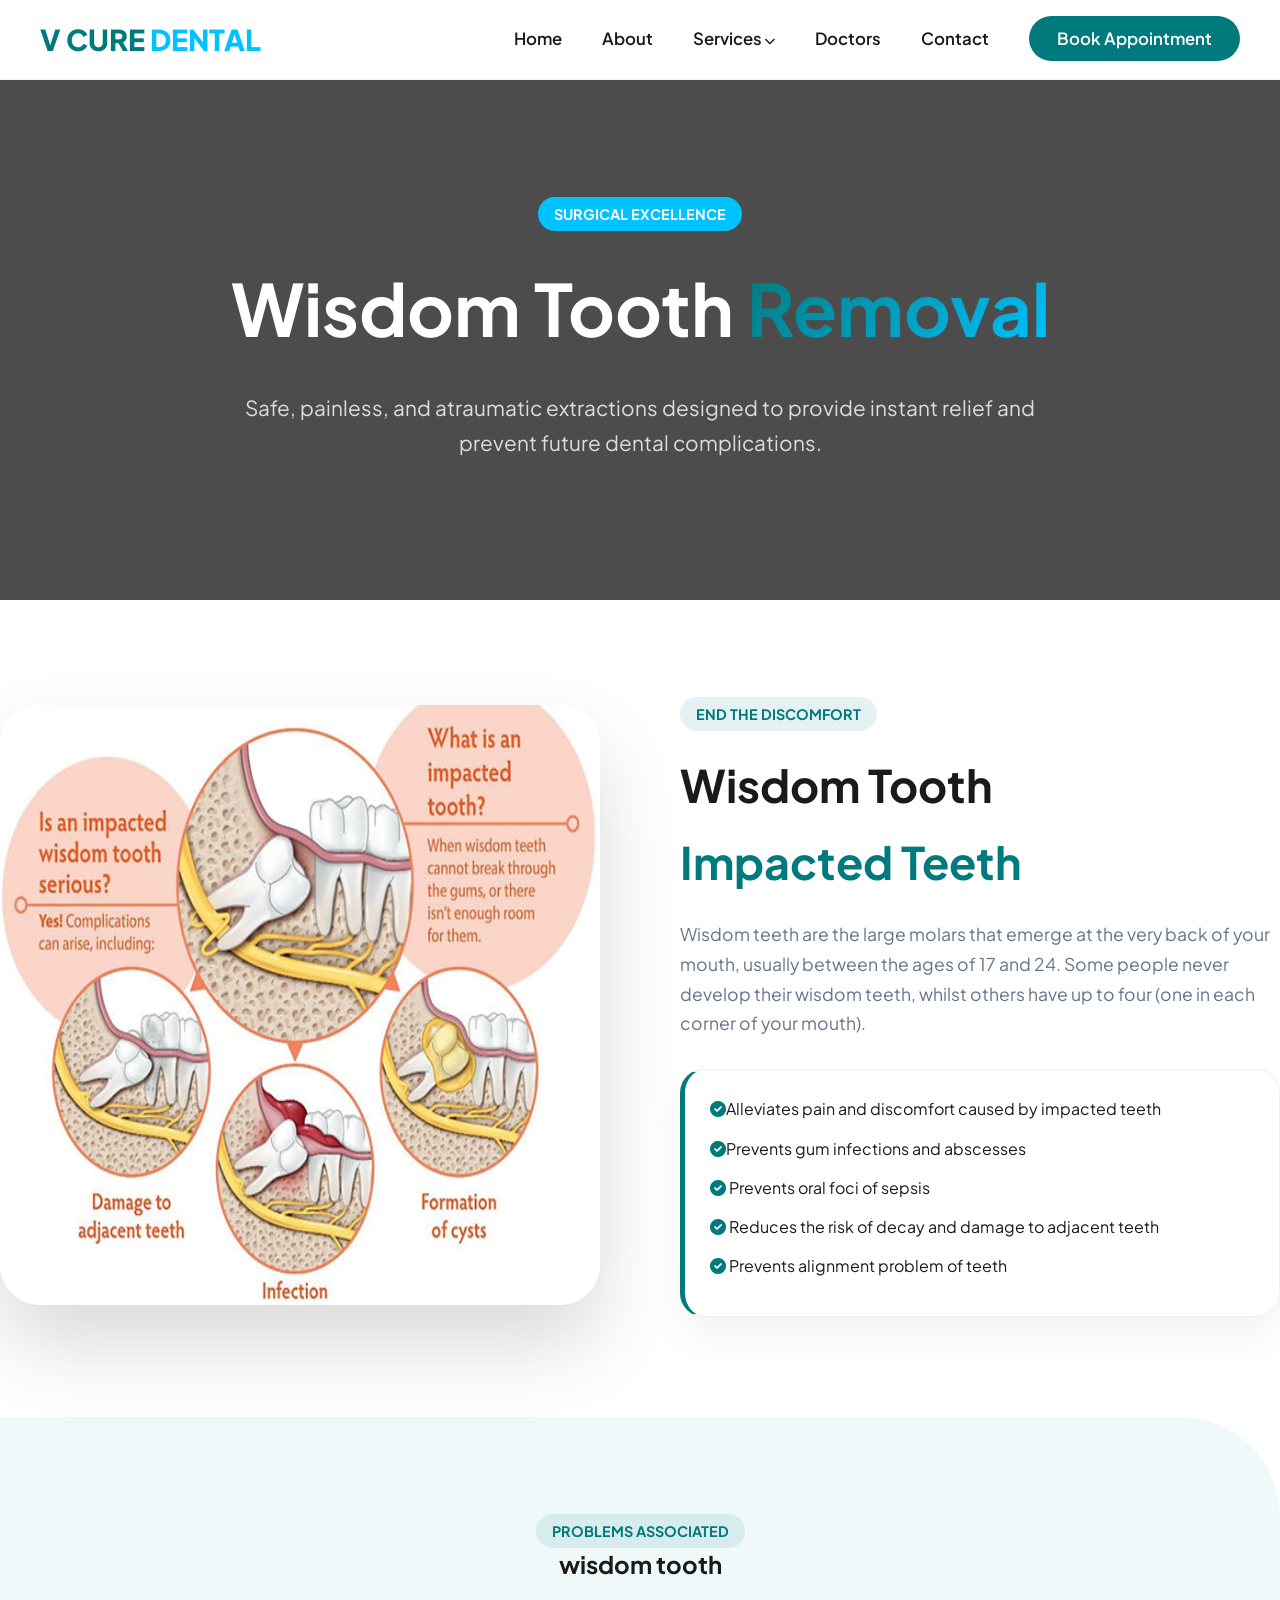
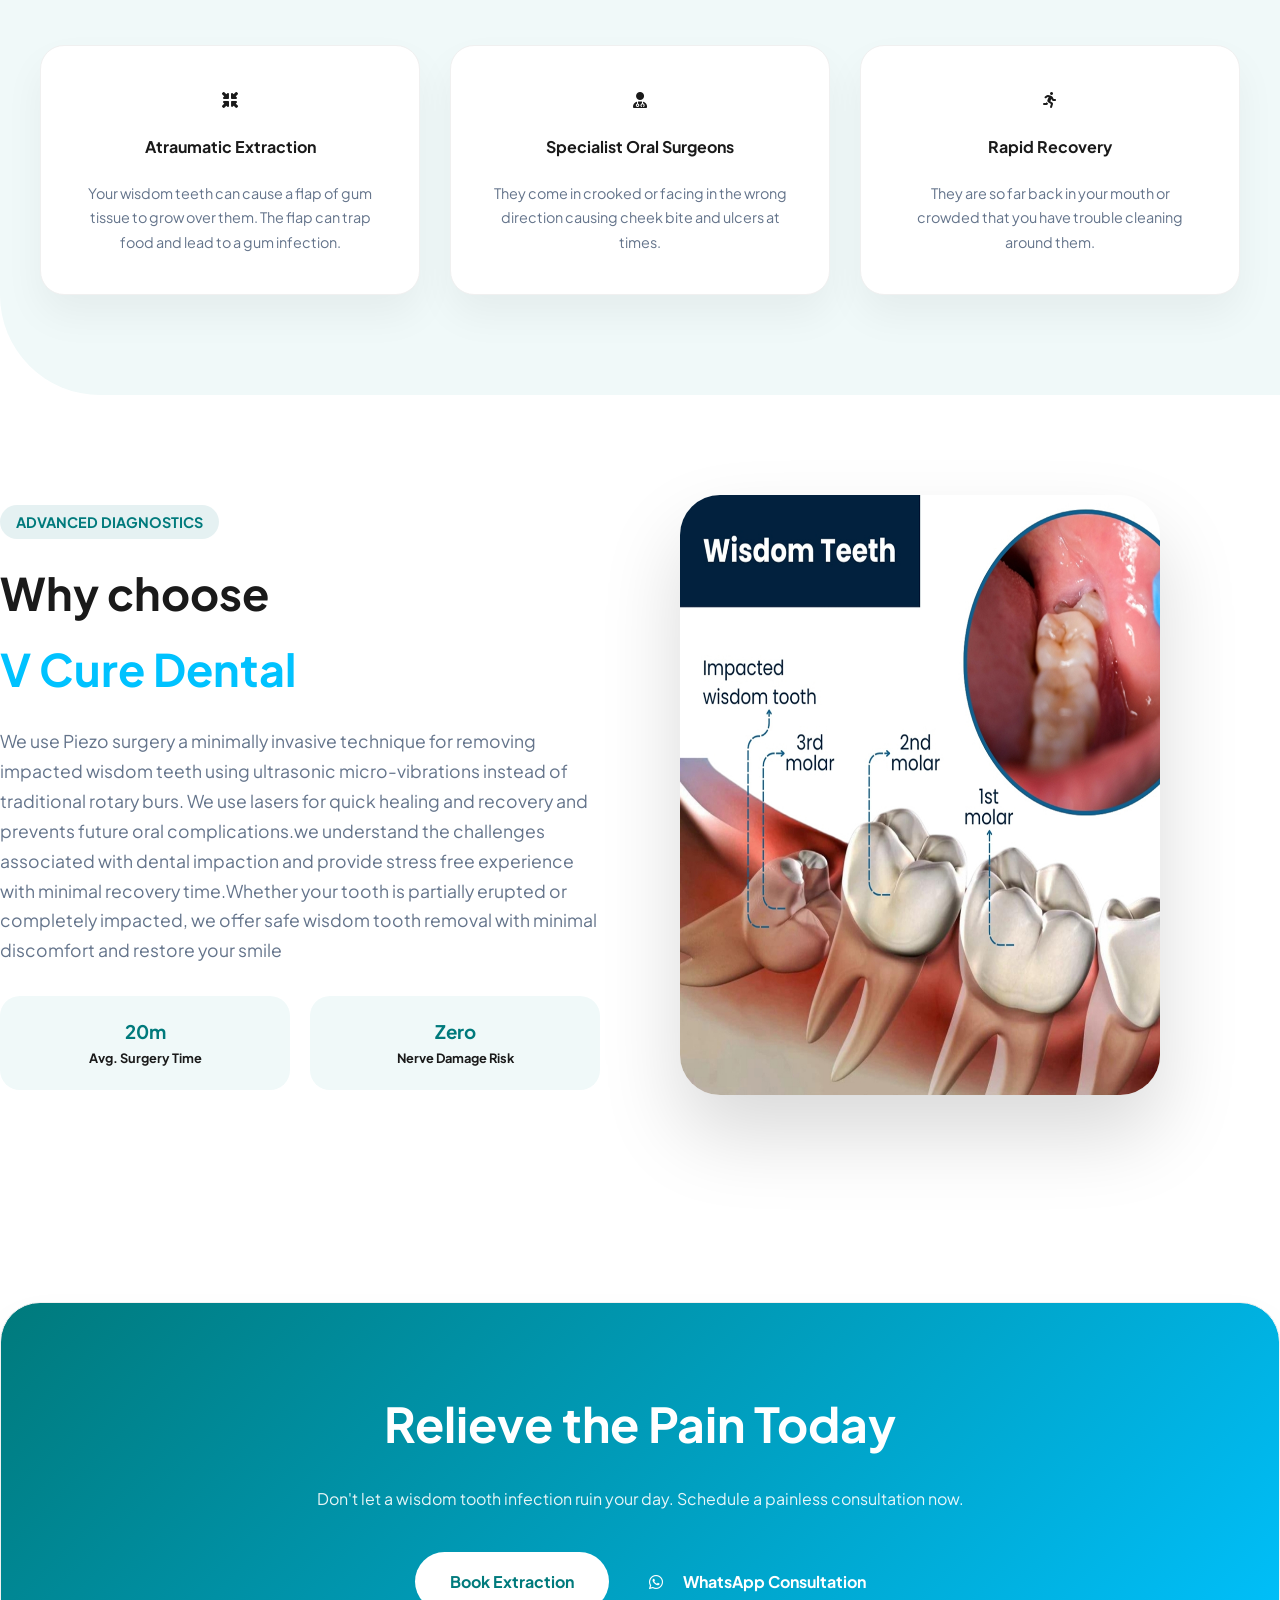
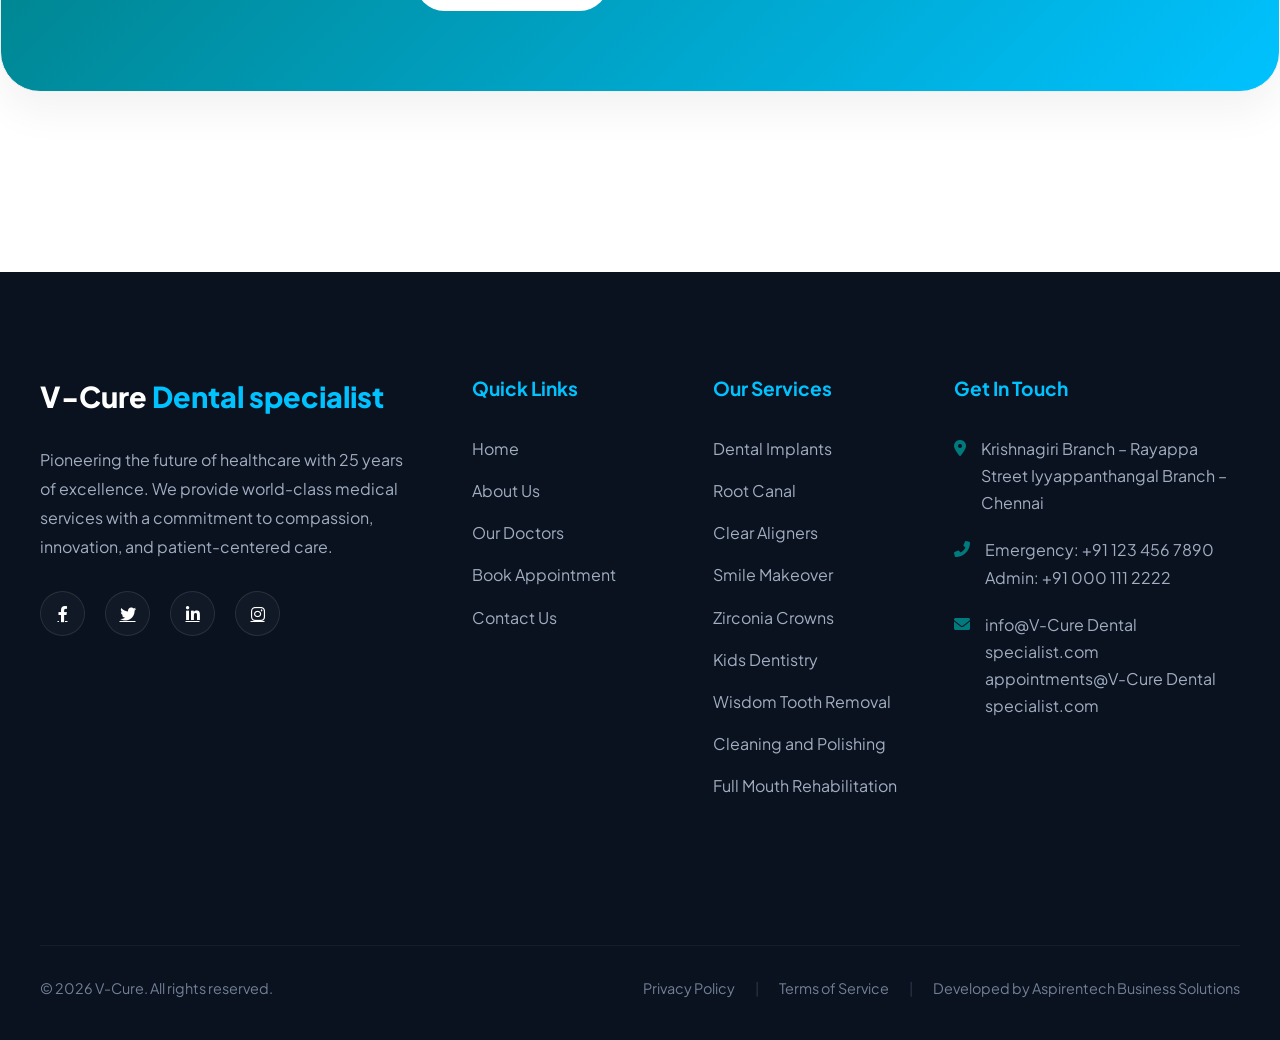
<file: wisdom-tooth.html>
<!DOCTYPE html>
<html lang="en">

<head>
    <meta charset="UTF-8">
    <meta name="viewport" content="width=device-width, initial-scale=1.0">
    <title>Wisdom Tooth Removal | V Cure Dental & Implant Centre</title>
    <link rel="stylesheet" href="style.css">
    <link rel="stylesheet" href="https://cdnjs.cloudflare.com/ajax/libs/font-awesome/6.0.0/css/all.min.css">
</head>

<body>

    <header>
        <nav class="container">
            <a href="index.html" class="logo">V CURE <span>DENTAL</span></a>

            <ul class="nav-links">
                <li><a href="index.html">Home</a></li>
                <li><a href="about.html">About</a></li>

                <!-- SERVICES DROPDOWN -->
                <li class="dropdown">
                    <a href="services.html" class="drop-trigger">Services <i class="fas fa-chevron-down"></i></a>
                    <ul class="dropdown-menu">
                        <li><a href="implants.html"><i class="fas fa-tooth"></i> Dental Implants</a></li>
                        <li><a href="root-canal.html"><i class="fas fa-bolt"></i> Root Canal (RCT)</a></li>
                        <li><a href="aligners.html"><i class="fas fa-gem"></i> Clear Aligners</a></li>
                        <li><a href="smile-makeover.html"><i class="fas fa-star"></i> Smile Makeover</a></li>
                        <li><a href="zirconia-crowns.html"><i class="fas fa-crown"></i> Zirconia Crowns</a></li>
                        <li><a href="kids-dentistry.html"><i class="fas fa-child"></i> Kids Dentistry</a></li>
                        <li><a href="wisdom-tooth.html"><i class="fas fa-briefcase-medical"></i> Wisdom Tooth
                                Removal</a></li>
                        <li><a href="cleaning.html"><i class="fas fa-sparkles"></i> Cleaning & Polishing</a></li>
                        <li><a href="full-mouth.html"><i class="fas fa-sync-alt"></i> Full Mouth Rehab</a></li>
                    </ul>
                </li>

                <li><a href="doctors.html">Doctors</a></li>
                <li><a href="contact.html">Contact</a></li>
                <li><a href="book-appointment.html" class="btn-nav">Book Appointment</a></li>
            </ul>

            <!-- Mobile Toggle (Keep for responsiveness) -->
            <button class="hamburger" onclick="toggleMobileMenu()" style="display:none;">
                <i class="fas fa-bars"></i>
            </button>
        </nav>
    </header>

    <main>
        <!-- IMMERSIVE HERO -->
        <section class="hero-page"
            style="padding: 120px 0; background: linear-gradient(rgba(0,0,0,0.7), rgba(0,0,0,0.7)), url('https://images.unsplash.com/photo-1622253692010-333f2da6031d?auto=format&fit=crop&q=80&w=1920') center/cover;">
            <div class="pattern-bg"></div>
            <div class="container text-center reveal">
                <span class="tagline" style="background:var(--secondary); color:white;">SURGICAL EXCELLENCE</span>
                <h1 style="font-size: 4.5rem; color: white; margin-top: 20px;">Wisdom Tooth <span
                        class="text-gradient">Removal</span></h1>
                <p style="font-size: 1.3rem; color: #ddd; max-width: 800px; margin: 20px auto;">Safe, painless, and
                    atraumatic extractions designed to provide instant relief and prevent future dental complications.
                </p>
            </div>
        </section>

        <!-- SECTION 1: IMAGE LEFT / TEXT RIGHT -->
        <section class="container section-padding">
            <div class="grid" style="grid-template-columns: 1fr 1fr; align-items: center; gap: 80px;">
                <div class="reveal">
                    <img src="Images/wisdom2.png"
                        alt="Digital Wisdom Tooth Planning"
                        style="width: 100%; border-radius: 40px; box-shadow: 0 40px 80px rgba(0,0,0,0.15); height: 600px;">
                </div>
                <div class="reveal">
                    <span class="tagline">END THE DISCOMFORT</span>
                    <h2 style="margin: 20px 0; font-size: 2.8rem;">Wisdom Tooth <br><span
                            style="color:var(--primary)">Impacted Teeth</span></h2>
                    <p style="color: var(--text-muted); font-size: 1.1rem; margin-bottom: 30px;">
                       Wisdom teeth are the large molars that emerge at the very back of your mouth, usually between the ages of 17 and 24. Some people never develop their wisdom teeth, whilst others have up to four (one in each corner of your mouth). 
                    </p>
                    <div class="glass-card" style="border-left: 5px solid var(--primary); padding: 25px;">
                        <ul style="list-style: none;">
                            <li style="margin-bottom: 12px;"><i class="fas fa-check-circle"
                                    style="color:var(--primary)"></i>Alleviates pain and discomfort caused by impacted teeth</li>
                            <li style="margin-bottom: 12px;"><i class="fas fa-check-circle"
                                    style="color:var(--primary)"></i>Prevents gum infections and abscesses</li>
                            <li style="margin-bottom: 12px;"><i class="fas fa-check-circle" style="color:var(--primary)"></i> Prevents oral foci of sepsis</li>
                            <li style="margin-bottom: 12px;"><i class="fas fa-check-circle" style="color:var(--primary)"></i> Reduces the risk of decay and damage to adjacent teeth</li>
                            <li style="margin-bottom: 12px;"><i class="fas fa-check-circle" style="color:var(--primary)"></i>	Prevents alignment problem of teeth</li>
                        </ul>
                    </div>
                </div>
            </div>
        </section>

        <!-- SECTION 2: THE V CURE ADVANTAGE (Detailed Grid) -->
        <section class="section-padding" style="background: var(--bg-light); border-radius: 0 100px;">
            <div class="container">
                <div class="text-center reveal" style="margin-bottom: 60px;">
                    <span class="tagline">Problems Associated </span>
                    <h2>wisdom tooth</h2>
                </div>

                <div class="grid" style="grid-template-columns: repeat(3, 1fr); gap: 30px;">
                    <!-- Atraumatic -->
                    <div class="reveal glass-card text-center" style="padding: 40px;">
                        <div class="mini-icon-circle"><i class="fas fa-compress-arrows-alt"></i></div>
                        <h4 style="margin: 20px 0;">Atraumatic Extraction</h4>
                        <p style="font-size: 0.9rem; color: var(--text-muted);">Your wisdom teeth can cause a flap of gum tissue to grow over them. The flap can trap food and lead to a gum infection.</p>
                    </div>

                    <!-- Specialist Surgeons -->
                    <div class="reveal glass-card text-center" style="padding: 40px;">
                        <div class="mini-icon-circle"><i class="fas fa-user-md"></i></div>
                        <h4 style="margin: 20px 0;">Specialist Oral Surgeons</h4>
                        <p style="font-size: 0.9rem; color: var(--text-muted);">They come in crooked or facing in the wrong direction causing cheek bite and ulcers at times.</p>
                    </div>

                    <!-- Rapid Recovery -->
                    <div class="reveal glass-card text-center" style="padding: 40px;">
                        <div class="mini-icon-circle"><i class="fas fa-running"></i></div>
                        <h4 style="margin: 20px 0;">Rapid Recovery</h4>
                        <p style="font-size: 0.9rem; color: var(--text-muted);">They are so far back in your mouth or crowded that you have trouble cleaning around them.</p>
                    </div>
                </div>
            </div>
        </section>

        <!-- SECTION 3: TEXT LEFT / IMAGE RIGHT -->
        <section class="container section-padding">
            <div class="grid" style="grid-template-columns: 1fr 1fr; align-items: center; gap: 80px;">
                <div class="reveal">
                    <span class="tagline">ADVANCED DIAGNOSTICS</span>
                    <h2 style="margin: 20px 0; font-size: 2.8rem;">Why choose <br><span
                            style="color:var(--secondary)">V Cure Dental</span></h2>
                    <p style="color: var(--text-muted); font-size: 1.1rem; margin-bottom: 30px;">
                        We use Piezo surgery a minimally invasive technique for removing impacted wisdom teeth using ultrasonic micro-vibrations instead of traditional rotary burs. We use lasers for quick healing and recovery and prevents future oral complications.we understand the challenges associated with dental impaction and provide stress free experience with minimal recovery time.Whether your tooth is partially erupted or completely impacted, we offer safe wisdom tooth removal with minimal discomfort and restore your smile

                    </p>
                    <div class="flex" style="gap: 20px;">
                        <div class="text-center"
                            style="background: var(--bg-light); padding: 20px; border-radius: 20px; flex: 1;">
                            <h3 style="color: var(--primary);">20m</h3>
                            <p style="font-size: 0.8rem; font-weight: 700;">Avg. Surgery Time</p>
                        </div>
                        <div class="text-center"
                            style="background: var(--bg-light); padding: 20px; border-radius: 20px; flex: 1;">
                            <h3 style="color: var(--primary);">Zero</h3>
                            <p style="font-size: 0.8rem; font-weight: 700;">Nerve Damage Risk</p>
                        </div>
                    </div>
                </div>
                <div class="reveal">
                    <img src="Images/wisfdom3.png"
                        alt="Precision Surgery Tools"
                        style="width: 80%; border-radius: 40px; box-shadow: 0 40px 80px rgba(0,0,0,0.15);height: 600px;">
                </div>
            </div>
        </section>

        <!-- CTA BANNER -->
        <section class="container section-padding reveal">
            <div class="glass-card"
                style="background: var(--gradient); color: white; padding: 80px; text-align: center; border-radius: 40px;">
                <h2 style="font-size: 3rem; margin-bottom: 20px;">Relieve the Pain Today</h2>
                <p style="margin-bottom: 40px; opacity: 0.9;">Don't let a wisdom tooth infection ruin your day. Schedule
                    a painless consultation now.</p>
                <div class="flex" style="justify-content: center;">
                    <a href="book-appointment.html" class="btn-main"
                        style="background: white; color: var(--primary);">Book Extraction</a>
                    <a href="https://wa.me/yournumber" class="flex"
                        style="color: white; font-weight: 700; text-decoration: none; margin-left: 20px;"><i
                            class="fab fa-whatsapp"></i> WhatsApp Consultation</a>
                </div>
            </div>
        </section>
    </main>

    <!-- FOOTER SECTION -->
    <footer class="reveal">
        <div class="container">
            <div class="footer-grid">
                <!-- Column 1: Brand -->
                <div class="footer-col">
                    <a href="index.html" class="logo" style="color: white; margin-bottom: 25px; display: block;">V-Cure
                        <span>Dental specialist</span></a>
                    <p>Pioneering the future of healthcare with 25 years of excellence. We provide world-class medical
                        services with a commitment to compassion, innovation, and patient-centered care.</p>
                    <div class="social-links" style="margin-top: 30px;">
                        <a href="#"><i class="fab fa-facebook-f"></i></a>
                        <a href="#"><i class="fab fa-twitter"></i></a>
                        <a href="#"><i class="fab fa-linkedin-in"></i></a>
                        <a href="#"><i class="fab fa-instagram"></i></a>
                    </div>
                </div>

                <!-- Column 2: Quick Links -->
                <div class="footer-col">
                    <h4>Quick Links</h4>
                    <ul class="footer-links">
                        <li><a href="index.html">Home</a></li>
                        <li><a href="about.html">About Us</a></li>
                        <li><a href="doctors.html">Our Doctors</a></li>
                        <li><a href="book-appointment.html">Book Appointment</a></li>
                        <li><a href="contact.html">Contact Us</a></li>
                    </ul>
                </div>

                <!-- Column 3: Services -->
                <div class="footer-col">
                    <h4>Our Services</h4>
                    <ul class="footer-links">
                        <li><a href="implants.html">Dental Implants</a></li>
                        <li><a href="root-canal.html">Root Canal</a></li>
                        <li><a href="aligners.html">Clear Aligners</a></li>
                        <li><a href="smile-makeover.html">Smile Makeover</a></li>
                        <li><a href="zirconia-crowns.html">Zirconia Crowns</a></li>
                        <li><a href="kids-dentistry.html">Kids Dentistry</a></li>
                        <li><a href="wisdom-tooth.html">Wisdom Tooth Removal</a></li>
                        <li><a href="cleaning.html">Cleaning and Polishing</a></li>
                        <li><a href="full-mouth.html">Full Mouth Rehabilitation</a></li>
                    </ul>
                </div>

                <!-- Column 4: Contact -->
                <div class="footer-col">
                    <h4>Get In Touch</h4>
                    <ul class="contact-info">
                        <li>
                            <i class="fas fa-map-marker-alt"></i>
                            <span>Krishnagiri Branch – Rayappa Street
                                Iyyappanthangal Branch – Chennai<br></span>
                        </li>
                        <li>
                            <i class="fas fa-phone-alt"></i>
                            <span>Emergency: +91 123 456 7890<br>Admin: +91 000 111 2222</span>
                        </li>
                        <li>
                            <i class="fas fa-envelope"></i>
                            <span>info@V-Cure Dental specialist.com<br>appointments@V-Cure Dental specialist.com</span>
                        </li>
                    </ul>
                </div>
            </div>

            <div class="footer-bottom">
                <p>&copy; 2026 V-Cure. All rights reserved.</p>
                <div class="flex">
                    <a href="#" style="color: #718096; text-decoration: none;">Privacy Policy</a>
                    <span style="color: #2D3748;">|</span>
                    <a href="#" style="color: #718096; text-decoration: none;">Terms of Service</a>
                    <span style="color: #2D3748;">|</span>
                    <a href="#" style="color: #718096; text-decoration: none;">Developed by Aspirentech Business
                        Solutions</a>
                </div>
            </div>
        </div>
    </footer>

    <script src="script.js"></script>
</body>

</html>
</file>
<file: style.css>
@import url('https://fonts.googleapis.com/css2?family=Plus+Jakarta+Sans:wght@300;400;600;700;800&display=swap');

:root {
    --primary: #007A7C;
    /* Dental Teal */
    --primary-dark: #005A5C;
    --secondary: #00C2FF;
    /* Clean Blue */
    --accent: #F97316;
    --text-main: #1A1A1A;
    --text-muted: #64748B;
    --white: #FFFFFF;
    --bg-light: #F0F9F9;
    --gradient: linear-gradient(135deg, #007A7C 0%, #00C2FF 100%);
    --shadow: 0 20px 40px rgba(0, 0, 0, 0.05);
    --transition: all 0.4s cubic-bezier(0.175, 0.885, 0.32, 1.275);
}

* {
    margin: 0;
    padding: 0;
    box-sizing: border-box;
}

body {
    font-family: 'Plus Jakarta Sans', sans-serif;
    color: var(--text-main);
    background-color: var(--white);
    line-height: 1.7;
    overflow-x: hidden;
}

/* 1920x1080 Optimized Container */
.container {
    max-width: 1600px;
    margin: 0 auto;
    padding: 0 40px;
}

.section-padding {
    padding: 100px 0;
}

.text-center {
    text-align: center;
}

.grid {
    display: grid;
    gap: 30px;
}

.flex {
    display: flex;
    align-items: center;
    gap: 20px;
}

/* HEADER - Links Aligned Right */
header {
    background: rgba(255, 255, 255, 0.9);
    backdrop-filter: blur(15px);
    position: sticky;
    top: 0;
    z-index: 1000;
    border-bottom: 1px solid rgba(0, 0, 0, 0.05);
    padding: 15px 0;
}

nav {
    display: flex;
    justify-content: space-between;
    align-items: center;
}

.logo {
    font-size: 1.8rem;
    font-weight: 800;
    color: var(--primary);
    text-decoration: none;
}

.logo span {
    color: var(--secondary);
}

.nav-links {
    display: flex;
    list-style: none;
    gap: 40px;
    align-items: center;
    margin-left: auto;
}

.nav-links a {
    font-weight: 600;
    color: var(--text-main);
    text-decoration: none;
    transition: var(--transition);
    font-size: 1.05rem;
}

.nav-links a:hover,
.nav-links a.active {
    color: var(--primary);
}

.btn-nav {
    background: var(--primary);
    color: white !important;
    padding: 12px 28px;
    border-radius: 50px;
}

/* REVEAL ANIMATION */
.reveal {
    opacity: 0;
    transform: translateY(40px);
    transition: all 0.8s ease-out;
}

.reveal.active {
    opacity: 1;
    transform: translateY(0);
}

/* HERO & PATTERNS */
.hero-page {
    padding: 120px 0;
    background: var(--bg-light);
    position: relative;
    overflow: hidden;
}

.pattern-bg {
    position: absolute;
    inset: 0;
    opacity: 0.05;
    background-image: radial-gradient(var(--primary) 1px, transparent 1px);
    background-size: 30px 30px;
}

/* CARDS */
.glass-card {
    background: white;
    padding: 40px;
    border-radius: 24px;
    border: 1px solid #f0f0f0;
    transition: var(--transition);
    box-shadow: var(--shadow);
}

.glass-card:hover {
    transform: translateY(-10px);
    border-color: var(--primary);
}

.doctor-card {
    overflow: hidden;
    border-radius: 20px;
    background: white;
    border: 1px solid #eee;
}

.doctor-img {
    height: 350px;
    overflow: hidden;
    background: #eee;
}

.doctor-img img {
    width: 100%;
    height: 100%;
    object-fit: cover;
    transition: 0.5s;
}

.doctor-card:hover img {
    transform: scale(1.1);
}

/* BUTTONS */
.btn-main {
    background: var(--gradient);
    color: white;
    padding: 16px 35px;
    border-radius: 50px;
    font-weight: 700;
    display: inline-block;
    text-decoration: none;
}

/* FOOTER */
footer {
    background: #0A111F;
    color: white;
    padding: 80px 0 30px;
}

.footer-grid {
    grid-template-columns: 2fr 1fr 1fr 1fr;
}

.footer-bottom {
    border-top: 1px solid rgba(255, 255, 255, 0.1);
    margin-top: 40px;
    padding-top: 20px;
}

@media (max-width: 1024px) {
    .nav-links {
        display: none;
    }

    .footer-grid {
        grid-template-columns: 1fr 1fr;
    }
}

/* --- FOOTER STYLES --- */
footer {
    background: #0A111F;
    color: #FFFFFF;
    padding: 100px 0 40px;
    margin-top: 80px;
    position: relative;
    overflow: hidden;
}

/* Background Pattern for Footer */
footer::before {
    content: "";
    position: absolute;
    top: 0;
    left: 0;
    width: 100%;
    height: 100%;
    background-image: radial-gradient(var(--primary) 0.5px, transparent 0.5px);
    background-size: 40px 40px;
    opacity: 0.03;
    pointer-events: none;
}

.footer-grid {
    display: grid;
    grid-template-columns: 2fr 1fr 1fr 1.5fr;
    /* Optimized for 1920 width */
    gap: 60px;
    position: relative;
    z-index: 1;
}

.footer-col h4 {
    font-size: 1.2rem;
    margin-bottom: 30px;
    color: var(--secondary);
    font-weight: 700;
}

.footer-col p {
    color: #A0AEC0;
    line-height: 1.8;
}

.footer-links {
    list-style: none;
}

.footer-links li {
    margin-bottom: 15px;
}

.footer-links a {
    color: #A0AEC0;
    text-decoration: none;
    transition: var(--transition);
}

.footer-links a:hover {
    color: var(--secondary);
    padding-left: 8px;
}

.contact-info li {
    display: flex;
    align-items: flex-start;
    gap: 15px;
    color: #A0AEC0;
    margin-bottom: 20px;
}

.contact-info i {
    color: var(--primary);
    margin-top: 5px;
}

.footer-bottom {
    margin-top: 80px;
    padding-top: 30px;
    border-top: 1px solid rgba(255, 255, 255, 0.05);
    display: flex;
    justify-content: space-between;
    align-items: center;
    color: #718096;
    font-size: 0.9rem;
}

.social-links {
    display: flex;
    gap: 20px;
}

.social-links a {
    width: 45px;
    height: 45px;
    background: rgba(255, 255, 255, 0.03);
    border-radius: 50%;
    display: flex;
    align-items: center;
    justify-content: center;
    color: white;
    transition: var(--transition);
    border: 1px solid rgba(255, 255, 255, 0.1);
}

.social-links a:hover {
    background: var(--primary);
    transform: translateY(-5px);
    border-color: var(--primary);
}

@media (max-width: 1200px) {
    .footer-grid {
        grid-template-columns: 1fr 1fr;
    }
}

@media (max-width: 768px) {
    .footer-grid {
        grid-template-columns: 1fr;
    }

    .footer-bottom {
        flex-direction: column;
        gap: 20px;
        text-align: center;
    }
}

/* FLOATING WHATSAPP */
.whatsapp-float {
    position: fixed;
    bottom: 30px;
    right: 30px;
    background: #25D366;
    color: white;
    width: 60px;
    height: 60px;
    border-radius: 50%;
    display: flex;
    align-items: center;
    justify-content: center;
    font-size: 30px;
    box-shadow: 0 10px 25px rgba(0, 0, 0, 0.2);
    z-index: 1000;
    transition: var(--transition);
    text-decoration: none;
}

.whatsapp-float:hover {
    transform: scale(1.1);
}

#specialtyGrid {
    display: grid;
    grid-template-columns: repeat(4, 1fr);
    gap: 24px;
}

.specialty-card {
    padding: 24px;
    text-align: center;
    border-radius: 14px;
    background: rgba(255, 255, 255, 0.06);
    border: 1px solid rgba(255, 215, 0, 0.25);
    font-weight: 500;
    transition: all 0.3s ease;
    cursor: default;
}

.specialty-card:hover {
    transform: translateY(-6px);
    background: rgba(255, 215, 0, 0.08);
    border-color: rgba(255, 215, 0, 0.6);
}

/* Responsive */
@media (max-width: 1024px) {
    #specialtyGrid {
        grid-template-columns: repeat(3, 1fr);
    }
}

@media (max-width: 768px) {
    #specialtyGrid {
        grid-template-columns: repeat(2, 1fr);
    }
}

@media (max-width: 480px) {
    #specialtyGrid {
        grid-template-columns: 1fr;
    }
}

/* --- SERVICE PAGE SPECIFIC STYLES --- */

.service-detail-card {
    display: flex;
    flex-direction: column;
    justify-content: space-between;
    min-height: 350px;
    text-align: left;
    padding: 40px;
    transition: var(--transition);
}

.service-icon-header {
    display: flex;
    align-items: center;
    gap: 20px;
    margin-bottom: 25px;
}

.service-icon-header i {
    font-size: 2.2rem;
    color: var(--secondary);
    background: var(--bg-light);
    width: 65px;
    height: 65px;
    display: flex;
    align-items: center;
    justify-content: center;
    border-radius: 15px;
}

.service-icon-header h3 {
    font-size: 1.5rem;
    font-weight: 700;
}

.service-bullets {
    list-style: none;
    margin-bottom: 25px;
}

.service-bullets li {
    margin-bottom: 12px;
    color: var(--text-muted);
    font-weight: 600;
    display: flex;
    align-items: center;
    gap: 10px;
}

.service-bullets li i {
    color: var(--primary);
    font-size: 0.9rem;
}

.service-footer-tags {
    margin-top: auto;
    padding-top: 20px;
    border-top: 1px solid #f0f0f0;
    font-size: 0.85rem;
    color: var(--primary);
    font-weight: 700;
    line-height: 1.4;
}

.service-detail-card:hover {
    background: var(--white);
    box-shadow: 0 40px 80px rgba(0, 122, 124, 0.1);
}

/* --- GALLERY STYLES --- */
.gallery-card {
    background: var(--white);
    border-radius: 30px;
    overflow: hidden;
    box-shadow: var(--shadow);
    transition: var(--transition);
}

.gallery-img-container {
    position: relative;
    height: 300px;
    overflow: hidden;
}

.gallery-img-container img {
    width: 100%;
    height: 100%;
    object-fit: cover;
    transition: transform 0.5s ease;
}

.gallery-overlay {
    position: absolute;
    inset: 0;
    background: rgba(0, 122, 124, 0.8);
    display: flex;
    align-items: center;
    justify-content: center;
    color: white;
    font-weight: 700;
    opacity: 0;
    transition: var(--transition);
    padding: 20px;
    text-align: center;
}

.gallery-card:hover .gallery-img-container img {
    transform: scale(1.1);
}

.gallery-card:hover .gallery-overlay {
    opacity: 1;
}

.gallery-label {
    padding: 20px;
    text-align: center;
    font-weight: 800;
    color: var(--primary);
    background: white;
}

/* --- TESTIMONIAL STYLES --- */
.testimonial-card {
    position: relative;
    padding: 60px 40px 40px;
    text-align: left;
}

.quote-icon {
    position: absolute;
    top: 30px;
    left: 40px;
    font-size: 2.5rem;
    color: var(--secondary);
    opacity: 0.2;
}

.testimonial-text {
    font-size: 1.25rem;
    font-style: italic;
    color: var(--text-main);
    margin-bottom: 30px;
    line-height: 1.6;
}

.testimonial-author {
    display: flex;
    align-items: center;
    gap: 15px;
    border-top: 1px solid #f0f0f0;
    padding-top: 20px;
}

.author-info strong {
    display: block;
    color: var(--primary);
    font-size: 1.1rem;
}

.author-info span {
    color: var(--text-muted);
    font-size: 0.9rem;
}

.testimonial-card:hover {
    background: var(--bg-light);
    border-color: var(--secondary);
}

/* --- DOCTOR PAGE SPECIFIC STYLES --- */

.doctor-profile-card {
    padding: 0 !important;
    /* Image spans full top width */
    overflow: hidden;
    text-align: center;
    display: flex;
    flex-direction: column;
}

.doc-img-wrapper {
    position: relative;
    height: 350px;
    width: 100%;
    overflow: hidden;
}

.doc-img-wrapper img {
    width: 100%;
    height: 100%;
    object-fit: cover;
    transition: transform 0.6s ease;
}

.doctor-profile-card:hover .doc-img-wrapper img {
    transform: scale(1.08);
}

.doc-badge {
    position: absolute;
    top: 20px;
    left: 20px;
    background: var(--primary);
    color: white;
    padding: 6px 15px;
    border-radius: 50px;
    font-size: 0.8rem;
    font-weight: 700;
}

.doc-content {
    padding: 30px;
}

.doc-specialty {
    color: var(--secondary);
    font-weight: 700;
    font-size: 0.85rem;
    text-transform: uppercase;
    display: block;
    margin-bottom: 10px;
}

.doc-content h3 {
    font-size: 1.6rem;
    color: var(--primary);
    margin-bottom: 5px;
}

.doc-qual {
    font-weight: 600;
    color: var(--text-main);
    margin-bottom: 15px;
    font-size: 0.95rem;
}

.doc-bio {
    font-size: 0.95rem;
    color: var(--text-muted);
    margin-bottom: 25px;
    line-height: 1.5;
}

.doc-btn {
    width: 100%;
    display: flex !important;
    justify-content: center;
    align-items: center;
    gap: 10px;
    border-radius: 12px !important;
}

.doctor-profile-card:hover {
    box-shadow: 0 40px 80px rgba(0, 122, 124, 0.15);
    border-color: var(--primary);
}

.card-img-top {
    width: 100%;
    height: 220px;
    /* Perfect height for 1920x1080 card grids */
    object-fit: cover;
    /* Ensures the image doesn't stretch */
    transition: var(--transition);
    border-bottom: 1px solid #f0f0f0;
}

.glass-card:hover .card-img-top {
    transform: scale(1.05);
    /* Subtle zoom effect on hover */
}

/* --- KEY SPECIALITIES CARD STYLES --- */

.spec-card {
    transition: var(--transition);
    border: 1px solid #e2e8f0;
    display: flex;
    flex-direction: column;
}

.spec-img-container {
    width: 100%;
    height: 250px;
    overflow: hidden;
    position: relative;
}

.spec-img {
    width: 100%;
    height: 100%;
    object-fit: cover;
    transition: transform 0.6s ease;
}

.spec-info {
    padding: 40px 25px 30px;
    text-align: center;
    position: relative;
}

/* Floating Icon Effect */
.spec-icon-circle {
    position: absolute;
    top: -30px;
    left: 50%;
    transform: translateX(-50%);
    width: 65px;
    height: 65px;
    background: white;
    box-shadow: 0 10px 25px rgba(0, 122, 124, 0.2);
    border-radius: 50%;
    display: flex;
    align-items: center;
    justify-content: center;
    font-size: 1.8rem;
    z-index: 5;
    transition: var(--transition);
}

.spec-info h3 {
    font-size: 1.3rem;
    color: var(--primary);
    margin-bottom: 15px;
    font-weight: 700;
}

.spec-link {
    text-decoration: none;
    font-size: 0.9rem;
    font-weight: 700;
    color: var(--secondary);
    transition: var(--transition);
}

/* Hover States */
.spec-card:hover {
    transform: translateY(-12px);
    border-color: var(--primary);
    box-shadow: 0 30px 60px rgba(0, 122, 124, 0.15);
}

.spec-card:hover .spec-img {
    transform: scale(1.1);
}

.spec-card:hover .spec-icon-circle {
    background: var(--primary);
    color: white;
    transform: translateX(-50%) translateY(-5px);
}

.spec-card:hover .spec-link {
    color: var(--primary);
}

/* --- CONTACT PAGE SPECIFIC --- */

.contact-method-card {
    padding-top: 60px !important;
    transition: var(--transition);
}

.branch-card {
    transition: var(--transition);
    cursor: pointer;
}

.branch-card:hover {
    transform: translateX(10px);
    border-color: var(--primary);
}

.contact-form input,
.contact-form textarea,
.contact-form select {
    padding: 18px;
    border-radius: 12px;
    border: 1px solid #e2e8f0;
    font-family: inherit;
    background: #f8fafc;
    transition: var(--transition);
}

.contact-form input:focus,
.contact-form textarea:focus {
    outline: none;
    border-color: var(--primary);
    background: white;
    box-shadow: 0 0 0 4px rgba(0, 122, 124, 0.1);
}

/* Map Pin Styling */
.map-pin {
    position: absolute;
    font-size: 3rem;
    cursor: pointer;
}

.pin-popup {
    position: absolute;
    bottom: 100%;
    left: 50%;
    transform: translateX(-50%);
    background: white;
    padding: 8px 15px;
    border-radius: 8px;
    box-shadow: 0 10px 20px rgba(0, 0, 0, 0.1);
    font-weight: 800;
    font-size: 0.85rem;
    white-space: nowrap;
    margin-bottom: 10px;
    pointer-events: none;
    opacity: 0;
    transition: var(--transition);
}

.map-pin:hover .pin-popup {
    opacity: 1;
    transform: translateX(-50%) translateY(-10px);
}

@media (max-width: 1024px) {
    .hero-page h1 {
        font-size: 3.5rem;
    }

    .grid {
        grid-template-columns: 1fr !important;
    }
}

/* --- GOOGLE MAPS STYLING --- */

.map-label {
    position: absolute;
    top: 20px;
    left: 20px;
    z-index: 10;
    background: var(--primary);
    color: white;
    padding: 10px 25px;
    border-radius: 50px;
    font-weight: 800;
    font-size: 0.9rem;
    box-shadow: 0 10px 20px rgba(0, 0, 0, 0.2);
    pointer-events: none;
    /* Allows clicking map through label */
    text-transform: uppercase;
    letter-spacing: 1px;
}

/* Ensure the grid stacks on smaller mobile screens */
@media (max-width: 1024px) {
    .grid[style*="grid-template-columns: 1fr 1fr"] {
        grid-template-columns: 1fr !important;
        height: auto !important;
    }

    .grid[style*="height: 600px"] {
        height: 1000px !important;
        /* Taller for two stacked maps */
    }
}

/* --- APPOINTMENT PAGE SPECIFIC --- */

.form-group label {
    display: block;
    font-weight: 700;
    font-size: 0.95rem;
    color: var(--text-main);
    margin-bottom: 10px;
}

/* Time Slot Buttons */
.time-slot {
    padding: 12px;
    background: #f1f5f9;
    border: 1px solid #e2e8f0;
    border-radius: 10px;
    text-align: center;
    font-weight: 700;
    font-size: 0.85rem;
    cursor: pointer;
    transition: var(--transition);
    color: var(--text-muted);
}

.time-slot:hover {
    background: white;
    border-color: var(--primary);
    color: var(--primary);
}

.active-slot {
    background: var(--primary) !important;
    color: white !important;
    border-color: var(--primary) !important;
    box-shadow: 0 10px 20px rgba(0, 122, 124, 0.2);
}

/* Form inputs on Appointment Page */
#appointmentForm select,
#appointmentForm input {
    height: 55px;
    background: #f8fafc;
}

#appointmentForm label i {
    margin-right: 8px;
    color: var(--primary);
}

.flex-3 {
    display: flex;
    align-items: center;
    gap: 20px;
    margin-left: 130px;
}

.tagline {
    background: rgba(0, 122, 124, 0.1);
    color: var(--primary);
    padding: 8px 16px;
    border-radius: 50px;
    font-weight: 700;
    font-size: 0.9rem;
    text-transform: uppercase;
}

.text-gradient {
    background: linear-gradient(135deg, var(--primary), var(--secondary));
    -webkit-background-clip: text;
    -webkit-text-fill-color: transparent;
}

.approach-card {
    padding: 50px 30px 40px !important;
    position: relative;
    text-align: center;
    transition: all 0.4s cubic-bezier(0.175, 0.885, 0.32, 1.275);
    border: 1px solid #e2e8f0;
    z-index: 1;
    overflow: hidden;
}

.approach-card:hover {
    transform: translateY(-15px);
    border-color: var(--primary);
    box-shadow: 0 30px 60px rgba(0, 122, 124, 0.15);
    background: white;
}

.step-num-badge {
    position: absolute;
    top: 20px;
    right: 20px;
    font-size: 0.85rem;
    font-weight: 800;
    color: var(--primary);
    opacity: 0.3;
    transition: 0.4s;
}

.approach-card:hover .step-num-badge {
    opacity: 1;
    transform: scale(1.2);
}

.approach-icon {
    width: 80px;
    height: 80px;
    background: var(--bg-light);
    color: var(--primary);
    display: flex;
    align-items: center;
    justify-content: center;
    font-size: 2rem;
    border-radius: 20px;
    margin: 0 auto 25px;
    transition: 0.4s;
}

.approach-card:hover .approach-icon {
    background: var(--primary);
    color: white;
    transform: rotateY(360deg);
}

.approach-card h4 {
    font-size: 1.4rem;
    margin-bottom: 15px;
    color: var(--text-main);
    transition: 0.4s;
}

.approach-card p {
    font-size: 0.95rem;
    color: var(--text-muted);
    line-height: 1.6;
}

/* Animated bottom bar on interaction */
.approach-progress-bar {
    position: absolute;
    bottom: 0;
    left: 0;
    width: 0;
    height: 4px;
    background: var(--gradient);
    transition: 0.6s ease;
}

.approach-card:hover .approach-progress-bar {
    width: 100%;
}

<style>.pillar-card {
    background: white;
    padding: 50px 40px;
    border-radius: 30px;
    box-shadow: 0 10px 30px rgba(0, 0, 0, 0.05);
    border: 1px solid #f1f5f9;
    transition: all 0.5s ease;
    position: relative;
    overflow: hidden;
}

.pillar-card:hover {
    transform: translateY(-10px);
    box-shadow: 0 40px 80px rgba(0, 122, 124, 0.1);
    border-color: var(--primary);
}

.pillar-icon-box {
    width: 70px;
    height: 70px;
    background: var(--primary);
    color: white;
    border-radius: 20px;
    display: flex;
    align-items: center;
    justify-content: center;
    font-size: 1.8rem;
    margin-bottom: 30px;
    box-shadow: 0 10px 20px rgba(0, 122, 124, 0.2);
}

.pillar-card h3 {
    font-size: 1.5rem;
    margin-bottom: 20px;
    color: var(--text-main);
}

.pillar-card p {
    color: var(--text-muted);
    line-height: 1.7;
    font-size: 0.95rem;
}

.pillar-decoration {
    position: absolute;
    top: -20px;
    right: -20px;
    width: 80px;
    height: 80px;
    background: var(--primary);
    opacity: 0.03;
    border-radius: 50%;
    transition: 0.5s;
}

.pillar-card:hover .pillar-decoration {
    transform: scale(3);
    opacity: 0.05;
}

/* Responsive adjustment for the staggered look */
@media (max-width: 1024px) {
    .pillar-card {
        margin-top: 0 !important;
    }

    .grid {
        grid-template-columns: 1fr !important;
    }
}

/* --- INFINITE GALLERY SLIDER --- */

.gallery-slider {
    width: 100%;
    padding: 20px 0;
    overflow: hidden;
    position: relative;
    mask-image: linear-gradient(to right, transparent, black 10%, black 90%, transparent);
    /* Fades the edges */
}

.gallery-track {
    display: flex;
    width: calc(380px * 12);
    /* Item width * total number of items */
    animation: scrollLeft 40s linear infinite;
    gap: 30px;
}

/* Pause animation on hover so patient can see details */
.gallery-track:hover {
    animation-play-state: paused;
}

@keyframes scrollLeft {
    0% {
        transform: translateX(0);
    }

    100% {
        transform: translateX(calc(-380px * 6 - 180px));
    }

    /* Moves by half the track (the original 6 items + gaps) */
}

.gallery-item {
    width: 350px;
    flex-shrink: 0;
    background: var(--white);
    border-radius: 25px;
    overflow: hidden;
    box-shadow: var(--shadow);
    transition: var(--transition);
}

.gallery-img-container {
    height: 300px;
    position: relative;
    overflow: hidden;
}

.gallery-img-container img {
    width: 100%;
    height: 100%;
    object-fit: cover;
}

.gallery-overlay {
    position: absolute;
    inset: 0;
    background: rgba(0, 122, 124, 0.85);
    display: flex;
    align-items: center;
    justify-content: center;
    color: white;
    font-weight: 700;
    opacity: 0;
    transition: 0.4s ease;
}

.gallery-item:hover .gallery-overlay {
    opacity: 1;
}

.gallery-label {
    padding: 20px;
    text-align: center;
    font-weight: 800;
    color: var(--primary);
    background: white;
    font-size: 0.9rem;
}

/* 1920x1080 adjustment: ensure speed is comfortable on wide screens */
@media (min-width: 1900px) {
    .gallery-track {
        animation-duration: 50s;
        /* Slower on very wide screens for better visibility */
    }
}

/* --- ADVANCED DROPDOWN STYLES --- */

/* Parent Item */
.dropdown {
    position: relative;
    padding-bottom: 10px;
    /* Bridge gap for hover */
    margin-bottom: -10px;
}

.drop-trigger i {
    font-size: 0.7rem;
    margin-left: 0px;
    transition: transform 0.3s ease;
}

/* The Glass Menu */
.dropdown-menu {
    position: absolute;
    top: 100%;
    right: 0;
    /* Aligns to the right side of the "Services" link */
    width: 280px;
    background: rgba(255, 255, 255, 0.95);
    backdrop-filter: blur(15px);
    border-radius: 20px;
    padding: 15px 0;
    box-shadow: 0 20px 50px rgba(0, 122, 124, 0.15);
    border: 1px solid rgba(0, 122, 124, 0.1);
    list-style: none;

    /* Animation Properties */
    opacity: 0;
    visibility: hidden;
    transform: translateY(20px);
    transition: all 0.4s cubic-bezier(0.175, 0.885, 0.32, 1.275);
    z-index: 1000;
}

/* Show Dropdown on Hover */
.dropdown:hover .dropdown-menu {
    opacity: 1;
    visibility: visible;
    transform: translateY(0);
}

.dropdown:hover .drop-trigger {
    color: var(--primary);
}

.dropdown:hover .drop-trigger i {
    transform: rotate(180deg);
}

/* Dropdown Links */
.dropdown-menu li a {
    display: flex;
    align-items: center;
    padding: 12px 25px;
    font-size: 0.95rem;
    color: var(--text-main) !important;
    font-weight: 600;
    transition: all 0.3s ease;
}

.dropdown-menu li a i {
    margin-right: 0px;
    width: 20px;
    color: var(--primary);
    font-size: 1rem;
    transition: 0.3s;
}

/* Hover Effect on Links */
.dropdown-menu li a:hover {
    background: var(--bg-light);
    color: var(--primary) !important;
    padding-left: 30px;
}

.dropdown-menu li a:hover i {
    transform: scale(1.2);
    color: var(--secondary);
}

/* Full HD Screen Adjustment */
@media (min-width: 1900px) {
    .dropdown-menu {
        width: 320px;
        /* Slightly wider for large displays */
    }
}

/* --- ADVANCED FORM STYLING --- */

.form-premium-container {
    padding: 60px !important;
    border-radius: 40px !important;
    background: rgba(255, 255, 255, 0.9) !important;
}

.form-header {
    margin-bottom: 40px;
    border-bottom: 1px solid #f0f0f0;
    padding-bottom: 20px;
}

.form-inner-section {
    position: relative;
}

.section-title {
    font-size: 0.9rem;
    font-weight: 800;
    color: var(--primary);
    margin-bottom: 20px;
    text-transform: uppercase;
    display: flex;
    align-items: center;
    gap: 10px;
    opacity: 0.8;
}

/* Input Wrapper for Icons */
.input-wrapper {
    position: relative;
    width: 100%;
}

.input-wrapper i {
    position: absolute;
    left: 18px;
    top: 50%;
    transform: translateY(-50%);
    color: var(--primary);
    opacity: 0.5;
    font-size: 1.1rem;
    pointer-events: none;
    transition: var(--transition);
}

.input-wrapper input, 
.input-wrapper select {
    width: 100%;
    padding: 18px 18px 18px 50px !important; /* Extra padding for icon */
    border-radius: 15px !important;
    border: 1px solid #e2e8f0 !important;
    background: #f8fafc !important;
    font-weight: 600;
    color: var(--text-main);
    transition: var(--transition);
    appearance: none; /* Removes default select arrow */
}

/* Re-adding custom arrow for selects */
.input-wrapper select {
    background-image: url("data:image/svg+xml,%3Csvg xmlns='http://www.w3.org/2000/svg' fill='none' viewBox='0 0 24 24' stroke='%23007A7C'%3E%3Cpath stroke-linecap='round' stroke-linejoin='round' stroke-width='2' d='M19 9l-7 7-7-7'%3E%3C/path%3E%3C/svg%3E");
    background-repeat: no-repeat;
    background-position: right 15px center;
    background-size: 18px;
}

.input-wrapper input:focus, 
.input-wrapper select:focus {
    border-color: var(--primary) !important;
    background: white !important;
    box-shadow: 0 10px 20px rgba(0, 122, 124, 0.05);
}

.input-wrapper input:focus + i, 
.input-wrapper select:focus + i {
    opacity: 1;
}

/* Time Slot UI */
.time-grid-container {
    display: grid;
    grid-template-columns: repeat(4, 1fr);
    gap: 12px;
}

.time-pill {
    padding: 15px;
    background: #f1f5f9;
    border-radius: 12px;
    text-align: center;
    font-weight: 700;
    font-size: 0.85rem;
    cursor: pointer;
    transition: var(--transition);
    border: 1px solid transparent;
}

.time-pill:hover {
    background: white;
    border-color: var(--primary);
    color: var(--primary);
}

.time-pill.active-slot {
    background: var(--primary);
    color: white;
    box-shadow: 0 10px 20px rgba(0, 122, 124, 0.2);
}

/* Submit Button */
.submit-advanced-btn {
    width: 100%;
    margin-top: 40px;
    padding: 22px !important;
    font-size: 1.1rem !important;
    border: none;
    cursor: pointer;
    border-radius: 18px !important;
    display: flex;
    justify-content: center;
    align-items: center;
    gap: 15px;
}

.side-widget {
    padding: 30px !important;
    border-radius: 20px !important;
}

.side-widget h4 {
    margin-bottom: 15px;
    color: var(--primary);
    display: flex;
    align-items: center;
    gap: 10px;
}

.time-grid-container {
    display: grid;
    grid-template-columns: repeat(4, 1fr);
    gap: 12px;
}

.time-pill {
    padding: 15px;
    background: #f1f5f9;
    border-radius: 12px;
    text-align: center;
    font-weight: 700;
    font-size: 0.85rem;
    cursor: pointer;
    transition: all 0.3s ease;
    border: 1px solid transparent;
}

.time-pill:hover {
    border-color: var(--primary);
    color: var(--primary);
}

/* This is the class applied when a time is selected */
.time-pill.active-slot {
    background: var(--primary);
    color: white;
    box-shadow: 0 10px 20px rgba(0, 122, 124, 0.2);
    border-color: var(--primary);
}

.form-premium-container {
    background: rgba(255, 255, 255, 0.9) !important;
    padding: 60px !important;
    border-radius: 40px !important;
}

/* Time Grid UI */
.time-grid-container {
    display: grid;
    grid-template-columns: repeat(4, 1fr);
    gap: 12px;
    margin-top: 10px;
}

.time-pill {
    padding: 15px;
    background: #f1f5f9;
    border-radius: 12px;
    text-align: center;
    font-weight: 700;
    font-size: 0.85rem;
    cursor: pointer;
    transition: all 0.3s ease;
    border: 1px solid transparent;
    color: var(--text-muted);
}

.time-pill:hover {
    border-color: var(--primary);
    color: var(--primary);
}

/* Selected state - The Teal Glow */
.time-pill.active-slot {
    background: var(--primary) !important;
    color: white !important;
    box-shadow: 0 10px 20px rgba(0, 122, 124, 0.2);
    border-color: var(--primary);
}

/* For Tablets and Small Laptops (under 1200px) */
@media (max-width: 1200px) {
    .container { max-width: 95%; padding: 0 20px; }
    .footer-grid { grid-template-columns: 1fr 1fr; }
    h1 { font-size: 3.5rem !important; } /* Shrink huge titles */
}

/* For Mobile Devices (under 768px) */
@media (max-width: 768px) {
    /* 1. Stack all grids into 1 column */
    .grid { 
        grid-template-columns: 1fr !important; 
        gap: 20px !important; 
    }

    /* 2. Fix Hero Section */
    .hero-page { padding: 60px 0; text-align: center; }
    .hero-page .grid { flex-direction: column-reverse; display: flex; }
    h1 { font-size: 2.5rem !important; }
    
    /* 3. Hide standard nav, show Hamburger */
    .nav-links {
        display: none; /* We will use JS to toggle this */
        flex-direction: column;
        position: absolute;
        top: 100%;
        left: 0;
        width: 100%;
        background: white;
        padding: 20px;
        box-shadow: 0 20px 40px rgba(0,0,0,0.1);
        z-index: 1000;
    }
    
    .nav-links.mobile-active { display: flex; }
    
    .hamburger { display: block !important; cursor: pointer; border: none; background: none; font-size: 1.5rem; color: var(--primary); }

    /* 4. Fix side-by-side sections (About/Services) */
    .grid.col-2 { grid-template-columns: 1fr !important; }
    .grid.col-2 div { padding: 0 !important; } /* Remove side paddings */
    
    /* 5. Fix Gallery */
    .gallery-item { width: 280px; } /* Slightly smaller on mobile */
    
    /* 6. Form Adjustments */
    .form-premium-container { padding: 30px 20px !important; }
    .time-grid-container { grid-template-columns: 1fr 1fr !important; } /* 2 columns instead of 4 */
}

/* --- RESPONSIVE FOOTER FIX --- */

/* Base Footer Grid (Desktop 1920x1080) */
.footer-grid {
    display: grid;
    grid-template-columns: 2fr 1fr 1fr 1.5fr;
    gap: 50px;
    padding-bottom: 50px;
}

/* Tablet Layout (1024px and below) */
@media (max-width: 1024px) {
    .footer-grid {
        grid-template-columns: 1fr 1fr; /* 2x2 Grid */
        gap: 40px;
    }
}

/* Mobile Layout (768px and below) */
@media (max-width: 768px) {
    footer {
        padding: 60px 0 30px;
        text-align: center; /* Center text for better mobile UI */
    }

    .footer-grid {
        grid-template-columns: 1fr; /* Stack everything in 1 column */
        gap: 40px;
    }

    .footer-col .logo {
        justify-content: center;
        margin: 0 auto 25px;
    }

    .social-links {
        justify-content: center; /* Center icons on mobile */
        margin-top: 20px;
    }

    .contact-info li {
        flex-direction: column; /* Icon above text on mobile */
        align-items: center;
        text-align: center;
        gap: 8px;
    }

    .footer-bottom {
        margin-top: 40px;
        padding-top: 20px;
        border-top: 1px solid rgba(255, 255, 255, 0.1);
    }

    /* Fix for the Privacy | Terms | Developer links */
    .footer-bottom .flex {
        flex-direction: column; /* Stack the links vertically */
        gap: 15px;
        margin-top: 15px;
    }

    .footer-bottom .flex span {
        display: none; /* Hide the "|" vertical bars on mobile */
    }
    
    .footer-bottom p {
        font-size: 0.85rem;
    }
} 
  /* =========================================
       Process Flow Animations & S-Curve Layout 
       ========================================= */

    /* Container for each card to hold absolute arrows */
    .step-wrapper {
        position: relative;
        display: flex;
        flex-direction: column;
        height: 100%;
    }

    .step-wrapper .glass-card {
        flex-grow: 1;
        margin: 0;
    }

    /* Common Arrow Styling (Single Arrows) */
    .process-arrow {
        position: absolute;
        font-size: 24px;
        color: var(--primary-color, #0ba2a8); /* Fallback to dental teal */
        z-index: 10;
        display: flex;
        justify-content: center;
        align-items: center;
        background: white; /* Adds a clean background circle so it pops */
        width: 40px;
        height: 40px;
        border-radius: 50%;
        box-shadow: 0 4px 10px rgba(0,0,0,0.1);
    }

    /* Default (Mobile First) - All point down */
    .desktop-arrow { display: none; }
    .mobile-arrow { display: block; }

    .process-arrow {
        bottom: -20px; 
        left: 50%;
        transform: translate(-50%, 50%);
        animation: bounceDown 1.5s infinite;
    }

    @keyframes bounceDown {
        0%, 100% { transform: translate(-50%, 50%); }
        50% { transform: translate(-50%, calc(50% + 8px)); }
    }

    /* Desktop View: S-Curve Snake Pattern */
    @media (min-width: 992px) {
        .desktop-arrow { display: block; }
        .mobile-arrow { display: none; }

        /* Reordering Grid to create the Snake pattern:
           Row 1: Step 1, Step 2, Step 3 (Left to Right)
           Row 2: Step 6, Step 5, Step 4 (Right to Left Visually) */
        .process-grid .card-1 { order: 1; }
        .process-grid .card-2 { order: 2; }
        .process-grid .card-3 { order: 3; }
        
        .process-grid .card-6 { order: 4; } /* Placed in Bottom Left */
        .process-grid .card-5 { order: 5; } /* Placed in Bottom Middle */
        .process-grid .card-4 { order: 6; } /* Placed in Bottom Right */

        /* Card 1 & 2 -> Pointing Right */
        .dir-right {
            top: 50%;
            right: -15px;
            bottom: auto;
            left: auto;
            transform: translate(50%, -50%);
            animation: bounceRight 1.5s infinite;
        }

        /* Card 4 & 5 -> Pointing Left */
        .dir-left {
            top: 50%;
            left: -15px;
            bottom: auto;
            right: auto;
            transform: translate(-50%, -50%);
            animation: bounceLeft 1.5s infinite;
        }

        /* Card 3 -> Pointing Down to Card 4 */
        .dir-down {
            bottom: -15px;
            left: 50%;
            top: auto;
            right: auto;
            transform: translate(-50%, 50%);
            animation: bounceDown 1.5s infinite;
        }

        @keyframes bounceRight {
            0%, 100% { transform: translate(50%, -50%); }
            50% { transform: translate(calc(50% + 8px), -50%); } 
        }

        @keyframes bounceLeft {
            0%, 100% { transform: translate(-50%, -50%); }
            50% { transform: translate(calc(-50% - 8px), -50%); } 
        }
    }

    /* Mobile/Tablet Fallback: Give extra gap for the down arrows */
    @media (max-width: 991px) {
        .process-grid {
            grid-template-columns: 1fr !important;
            gap: 50px !important; 
        }
    }
        /* =========================================
       Image Left / Text Right Carousel
       ========================================= */
    .split-carousel-wrapper {
        position: relative;
        width: 100%;
        padding: 20px 0 40px 0;
    }

    .split-carousel-container {
        position: relative; /* Essential for containing the absolute arrows */
        width: 100%;
        overflow: hidden;
        border-radius: 20px;
        background: #ffffff; /* Adds clean white backing behind the slides */
        box-shadow: 0 10px 30px rgba(0,0,0,0.05); /* Soft shadow for the whole box */
    }

    /* The Scrolling Track */
    .split-carousel-track {
        display: flex;
        overflow-x: auto;
        scroll-behavior: smooth;
        scroll-snap-type: x mandatory;
        scrollbar-width: none; /* Hides scrollbar in Firefox */
    }

    .split-carousel-track::-webkit-scrollbar {
        display: none; /* Hides scrollbar in Chrome/Safari */
    }

    /* Individual Slide */
    .split-slide {
        flex: 0 0 100%; /* Forces each slide to be exactly 100% of the container width */
        scroll-snap-align: center; 
        display: flex;
        flex-direction: row; 
        align-items: center;
        gap: 50px;
        padding: 30px;
        box-sizing: border-box;
    }

    /* Image Container Styling */
    .slide-image {
        width: 50%;
        height: 380px;
        border-radius: 20px;
        overflow: hidden;
        box-shadow: 0 10px 20px rgba(0,0,0,0.1);
        position: relative;
    }

    .slide-image img {
        width: 100%;
        height: 100%;
        object-fit: cover;
        transition: transform 0.5s ease;
    }

    .split-slide:hover .slide-image img {
        transform: scale(1.05); 
    }

    /* Text Content Styling */
    .slide-content {
        width: 50%;
        padding: 20px;
        text-align: left;
        margin: 0;
        background: transparent !important;
        box-shadow: none !important; /* Removes internal glass-card shadow for a cleaner look */
    }

    /* =========================================
       Navigation Arrows (100% Clickable)
       ========================================= */
    .nav-arrow {
        position: absolute;
        top: 50%; 
        transform: translateY(-50%);
        width: 50px;
        height: 50px;
        background: white;
        border: none;
        border-radius: 50%;
        box-shadow: 0 4px 15px rgba(0,0,0,0.2);
        font-size: 1.2rem;
        color: var(--primary-color, #0ba2a8); 
        cursor: pointer;
        z-index: 100; /* Forces arrows to the absolute top layer */
        display: flex;
        align-items: center;
        justify-content: center;
        transition: all 0.3s ease;
    }

    .nav-arrow:hover {
        background: var(--primary-color, #0ba2a8);
        color: white;
        transform: translateY(-50%) scale(1.1);
    }

    /* Positioned slightly inside the box */
    .prev-arrow { left: 15px; }
    .next-arrow { right: 15px; }

    /* =========================================
       Carousel Indicators (Pill Dots)
       ========================================= */
    .carousel-indicators {
        display: flex;
        justify-content: center;
        align-items: center;
        gap: 10px;
        margin-top: 25px;
    }

    .carousel-dot {
        width: 12px;
        height: 12px;
        background-color: #d1d1d1;
        border-radius: 50px;
        cursor: pointer;
        transition: all 0.4s cubic-bezier(0.25, 0.8, 0.25, 1);
    }

    .carousel-dot:hover { background-color: #a1a1a1; }

    .carousel-dot.active {
        width: 35px;
        background-color: var(--primary-color, #0ba2a8);
    }

    /* Mobile & Tablet Layout */
    @media (max-width: 991px) {
        .split-slide {
            flex-direction: column !important;
            gap: 20px;
            padding: 15px;
        }

        .slide-image, .slide-content { width: 100%; }
        .slide-image { height: 280px; }
        .slide-content { padding: 10px 10px 30px 10px; text-align: center; }

        /* Moves arrows up so they sit exactly perfectly over the image on mobile */
        .nav-arrow {
            top: 155px; /* Centers exactly on the 280px high image + padding */
            width: 40px;
            height: 40px;
            font-size: 1rem;
        }
        .prev-arrow { left: 20px; }
        .next-arrow { right: 20px; }
    }
     @media (max-width: 991px) {
        .container .grid {
            grid-template-columns: 1fr !important;
            gap: 20px !important;
        }
    }
       .faq-container {
        max-width: 800px; /* Limits width so it's easy to read */
        margin: 0 auto;
        display: flex;
        flex-direction: column;
        gap: 20px;
    }

    .faq-item {
        padding: 25px 30px;
        text-align: left;
        cursor: pointer;
        transition: transform 0.3s ease, box-shadow 0.3s ease;
        border-radius: 20px;
        margin: 0;
    }

    .faq-item:hover {
        transform: translateY(-3px); /* Subtle lift effect on hover */
    }

    /* The Question Row */
    .faq-question {
        display: flex;
        justify-content: space-between;
        align-items: center;
        font-size: 1.1rem;
        font-weight: 600;
        margin: 0;
    }

    /* The Arrow Icon */
    .faq-icon {
        color: var(--primary-color, #0ba2a8); /* Fallback to teal */
        font-size: 1.2rem;
        transition: transform 0.4s ease; /* Smooth rotation */
        background: rgba(11, 162, 168, 0.1); /* Subtle background circle */
        width: 35px;
        height: 35px;
        display: flex;
        align-items: center;
        justify-content: center;
        border-radius: 50%;
    }

    /* The Answer Wrapper (Uses CSS Grid for perfect smooth opening) */
    .faq-answer-wrapper {
        display: grid;
        grid-template-rows: 0fr; /* Collapsed by default */
        transition: grid-template-rows 0.4s ease;
    }

    .faq-answer-inner {
        overflow: hidden;
        color: var(--text-muted);
        font-size: 0.95rem;
        line-height: 1.6;
    }

    /* =========================================
       ACTIVE STATE (When Clicked)
       ========================================= */
    /* Expands the answer */
    .faq-item.active .faq-answer-wrapper {
        grid-template-rows: 1fr;
    }

    /* Adds spacing only when open */
    .faq-item.active .faq-answer-inner {
        padding-top: 15px; 
    }

    /* Rotates the arrow */
    .faq-item.active .faq-icon {
        transform: rotate(180deg);
        background: var(--primary-color, #0ba2a8);
        color: white;
    }

    /* Mobile adjustments */
    @media (max-width: 767px) {
        .faq-item {
            padding: 20px;
        }
        .faq-question {
            font-size: 1rem;
            gap: 15px; /* Ensures text doesn't overlap icon */
        }
    }
</file>
